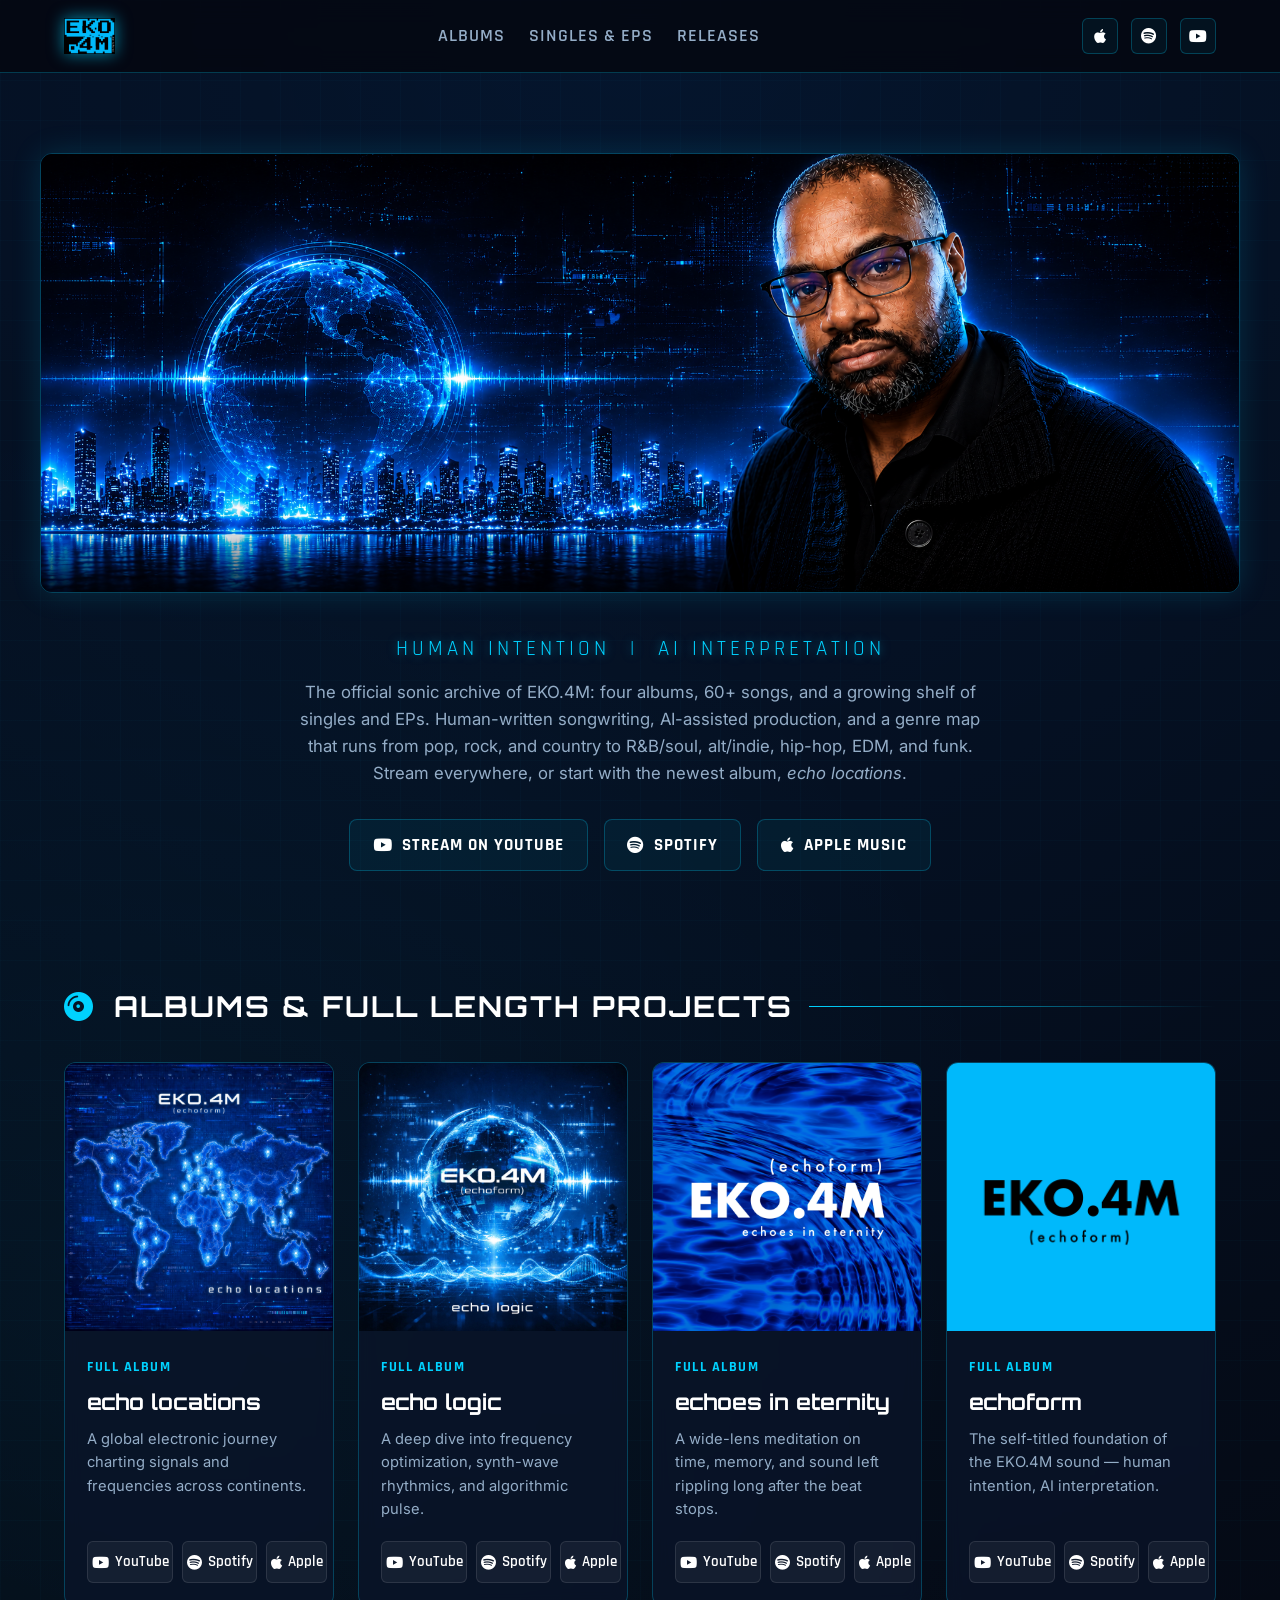
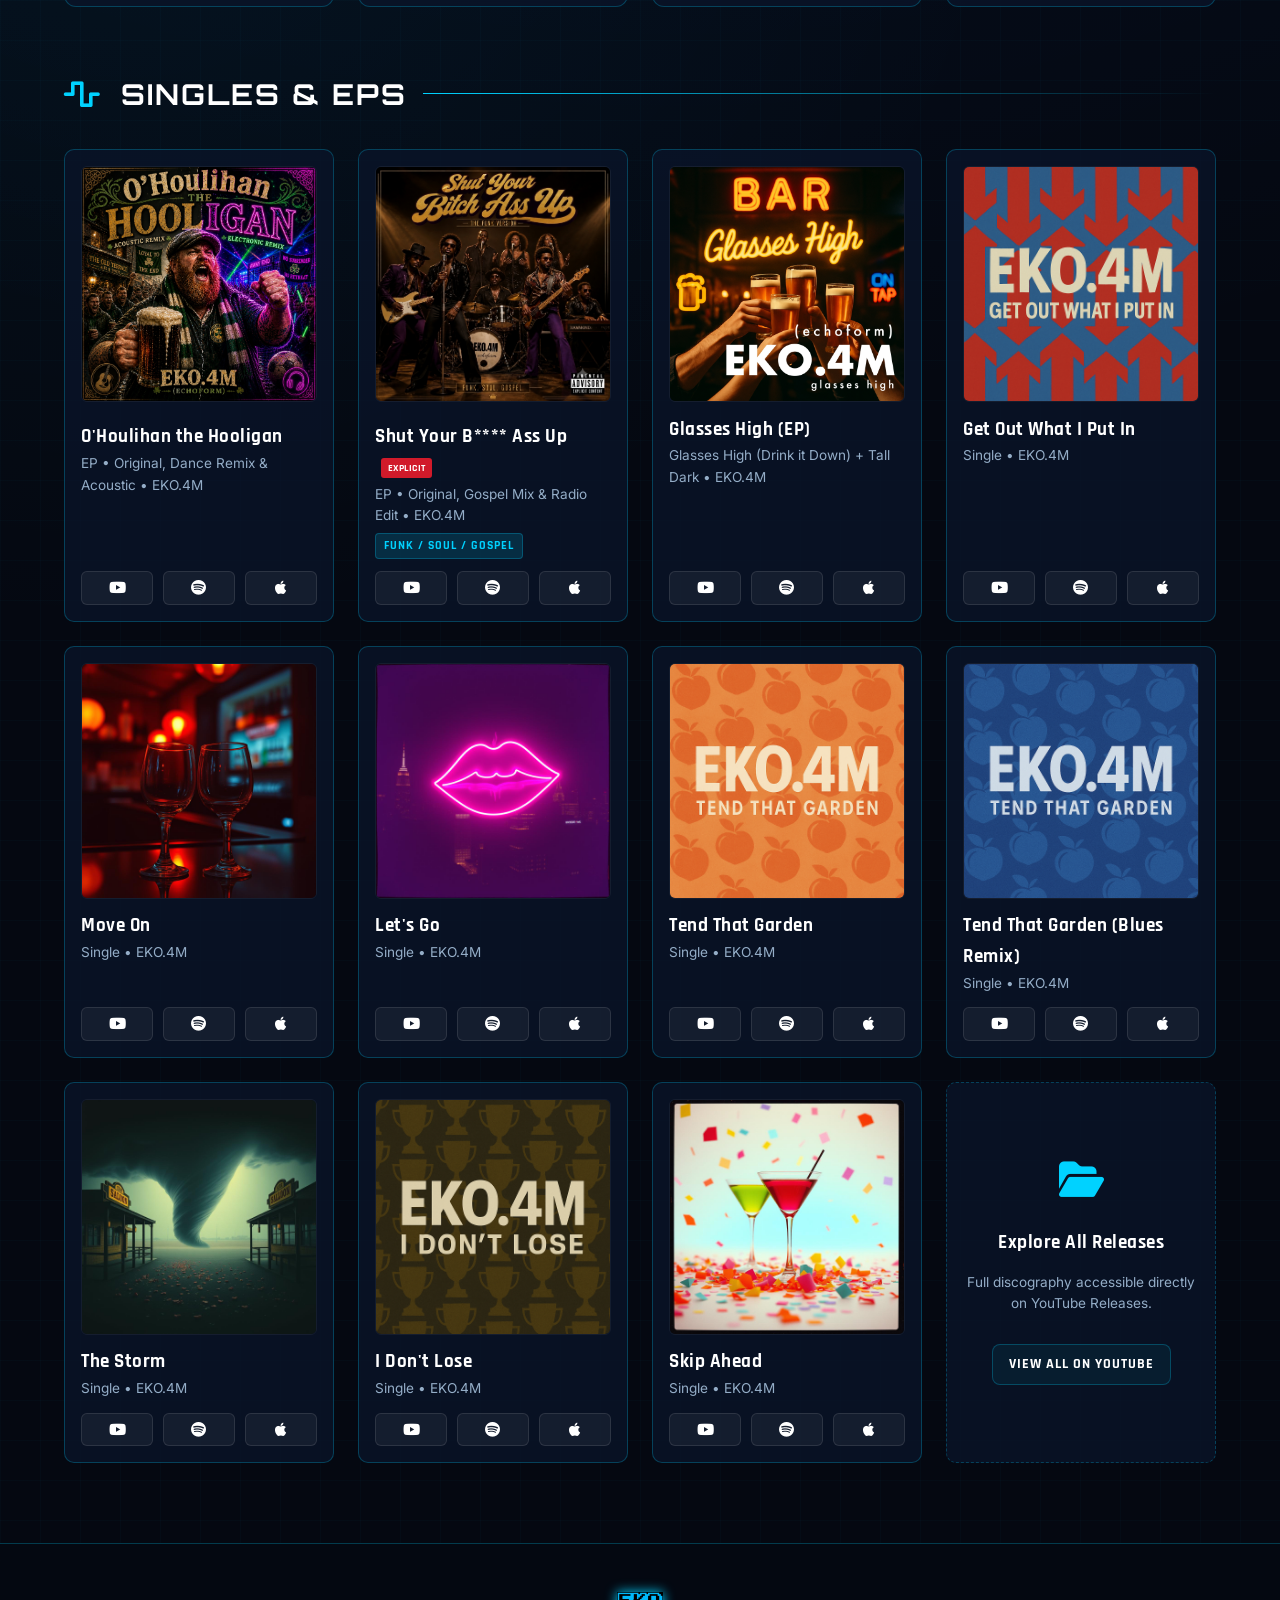
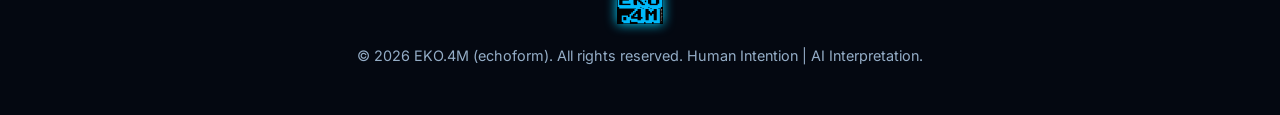
<file: index.html>
<!DOCTYPE html>
<html lang="en">
<head>
  <meta charset="UTF-8" />
  <meta name="viewport" content="width=device-width, initial-scale=1.0" />
  <title>EKO.4M (echoform) | Official Music Hub</title>
  
  <!-- SEO & Social Meta -->
  <meta name="description" content="Official music catalog for EKO.4M (echoform) - Human Intention | AI Interpretation. Stream full albums and singles on Spotify, Apple Music, and YouTube." />
  <meta property="og:title" content="EKO.4M | Official Music Hub" />
  <meta property="og:image" content="EKO_Profile.PNG" />

  <!-- Fonts & Icons -->
  <link rel="preconnect" href="https://fonts.googleapis.com">
  <link rel="preconnect" href="https://fonts.gstatic.com" crossorigin>
  <link href="https://fonts.googleapis.com/css2?family=Orbitron:wght@600;800;900&family=Rajdhani:wght@500;600;700&family=Inter:wght@300;400;500;600&display=swap" rel="stylesheet">
  <link rel="stylesheet" href="https://cdnjs.cloudflare.com/ajax/libs/font-awesome/6.5.1/css/all.min.css" />

  <link rel="stylesheet" href="assets/style.css" />
  <link rel="icon" type="image/png" href="EKO4M-favicon.png" />
</head>
<body>

  <!-- Navigation -->
  <nav>
    <div class="container nav-inner">
      <a href="#" class="logo-link">
        <img src="eko4m-logo-mark.png" alt="EKO.4M Digital Logo" class="logo-img" />
      </a>
      <ul class="nav-links">
        <li><a href="#albums">Albums</a></li>
        <li><a href="#singles">Singles & EPs</a></li>
        <li><a href="https://www.youtube.com/@EKO4M/releases" target="_blank">Releases</a></li>
      </ul>
      <div class="nav-socials">
        <a href="https://music.apple.com/us/artist/eko-4m/1826014624" target="_blank" class="social-btn" title="Apple Music"><i class="fa-brands fa-apple"></i></a>
        <a href="https://open.spotify.com/artist/6dbpSdzyHrZXGraGaOJzjj?si=ZLz9DyKzTfq670CIK05Gng" target="_blank" class="social-btn" title="Spotify"><i class="fa-brands fa-spotify"></i></a>
        <a href="https://www.youtube.com/@EKO4M/releases" target="_blank" class="social-btn" title="YouTube"><i class="fa-brands fa-youtube"></i></a>
      </div>
    </div>
  </nav>

  <!-- Hero Header -->
  <header class="container hero">
    <img src="EKO_Rypng.png" alt="EKO.4M Banner" class="hero-banner" />
    <p class="artist-tagline">HUMAN INTENTION &nbsp;|&nbsp; AI INTERPRETATION</p>
    <p class="hero-description">
      The official sonic archive of EKO.4M: four albums, 60+ songs, and a growing shelf of singles and EPs. Human-written songwriting, AI-assisted production, and a genre map that runs from pop, rock, and country to R&amp;B/soul, alt/indie, hip-hop, EDM, and funk. Stream everywhere, or start with the newest album, <em>echo locations</em>.
    </p>

    <!-- Global Platform Access Links -->
    <div class="hub-buttons">
      <a href="https://www.youtube.com/@EKO4M/releases" target="_blank" class="btn-hub yt">
        <i class="fa-brands fa-youtube"></i> Stream on YouTube
      </a>
      <a href="https://open.spotify.com/artist/6dbpSdzyHrZXGraGaOJzjj?si=ZLz9DyKzTfq670CIK05Gng" target="_blank" class="btn-hub spot">
        <i class="fa-brands fa-spotify"></i> Spotify
      </a>
      <a href="https://music.apple.com/us/artist/eko-4m/1826014624" target="_blank" class="btn-hub apple">
        <i class="fa-brands fa-apple"></i> Apple Music
      </a>
    </div>
  </header>

  <main class="container">
    
    <!-- ALBUMS SECTION -->
    <section id="albums">
      <div class="section-header">
        <h2 class="section-title"><i class="fa-solid fa-compact-disc" style="color:var(--cyan-glow); margin-right:8px;"></i> Albums & Full Length Projects</h2>
        <div class="section-line"></div>
      </div>

      <div class="album-grid">
        <!-- Album 1: Echo Locations -->
        <article class="album-card">
          <a href="albums/echo-locations.html" class="album-cover-wrap">
            <img src="EKO4M - echo locations - Album.jpg" alt="echo locations Album Cover" class="album-cover" />
          </a>
          <div class="album-content">
            <div>
              <span class="album-badge">Full Album</span>
              <h3 class="album-name"><a href="albums/echo-locations.html" style="color:inherit; text-decoration:none;">echo locations</a></h3>
              <p class="album-desc">A global electronic journey charting signals and frequencies across continents.</p>
            </div>
            <div class="track-links">
              <a href="https://www.youtube.com/watch?v=VaIEjc9iqdY&list=OLAK5uy_n-N1lNrGZnvdae9NcCL3hYBRtT6VME_t4" target="_blank" class="track-link" onclick="event.preventDefault(); ekoPlay(&quot;https://www.youtube.com/embed/videoseries?list=OLAK5uy_n-N1lNrGZnvdae9NcCL3hYBRtT6VME_t4&autoplay=1&quot;, &quot;echo locations&quot;)"><i class="fa-brands fa-youtube"></i> YouTube</a>
              <a href="https://open.spotify.com/album/7LTp5aQ7snOR33CwNruvZz?si=feiEU53_SOS76kuojdBhdg" target="_blank" class="track-link"><i class="fa-brands fa-spotify"></i> Spotify</a>
              <a href="https://music.apple.com/us/album/echo-locations/6803341813" target="_blank" class="track-link"><i class="fa-brands fa-apple"></i> Apple</a>
            </div>
          </div>
        </article>

        <!-- Album 2: Echo Logic -->
        <article class="album-card">
          <a href="albums/echo-logic.html" class="album-cover-wrap">
            <img src="EKO.4M - echo logic - Album Cover.jpg" alt="echo logic Album Cover" class="album-cover" />
          </a>
          <div class="album-content">
            <div>
              <span class="album-badge">Full Album</span>
              <h3 class="album-name"><a href="albums/echo-logic.html" style="color:inherit; text-decoration:none;">echo logic</a></h3>
              <p class="album-desc">A deep dive into frequency optimization, synth-wave rhythmics, and algorithmic pulse.</p>
            </div>
            <div class="track-links">
              <a href="https://www.youtube.com/watch?v=u3351ccVkio&list=OLAK5uy_kVP2zm7Dwm-_MNgjnlXw8R_pUZg7TeELw" target="_blank" class="track-link" onclick="event.preventDefault(); ekoPlay(&quot;https://www.youtube.com/embed/videoseries?list=OLAK5uy_kVP2zm7Dwm-_MNgjnlXw8R_pUZg7TeELw&autoplay=1&quot;, &quot;echo logic&quot;)"><i class="fa-brands fa-youtube"></i> YouTube</a>
              <a href="https://open.spotify.com/album/5ikzD4bRJeoVPRFi38ummC?si=izFnbcRERaaOgtvK_fcOVQ" target="_blank" class="track-link"><i class="fa-brands fa-spotify"></i> Spotify</a>
              <a href="https://music.apple.com/us/album/echo-logic/1894984107" target="_blank" class="track-link"><i class="fa-brands fa-apple"></i> Apple</a>
            </div>
          </div>
        </article>

        <!-- Album 3: Echoes in Eternity -->
        <article class="album-card">
          <a href="albums/echoes-in-eternity.html" class="album-cover-wrap">
            <img src="EKO.4M - echoes in eternity - Album Cover.jpg" alt="echoes in eternity Album Cover" class="album-cover" />
          </a>
          <div class="album-content">
            <div>
              <span class="album-badge">Full Album</span>
              <h3 class="album-name"><a href="albums/echoes-in-eternity.html" style="color:inherit; text-decoration:none;">echoes in eternity</a></h3>
              <p class="album-desc">A wide-lens meditation on time, memory, and sound left rippling long after the beat stops.</p>
            </div>
            <div class="track-links">
              <a href="https://www.youtube.com/watch?v=lSqO5agCSmA&list=OLAK5uy_kU151P4gm03y55vJXxZyuOupce669_9oI" target="_blank" class="track-link" onclick="event.preventDefault(); ekoPlay(&quot;https://www.youtube.com/embed/videoseries?list=OLAK5uy_kU151P4gm03y55vJXxZyuOupce669_9oI&autoplay=1&quot;, &quot;echoes in eternity&quot;)"><i class="fa-brands fa-youtube"></i> YouTube</a>
              <a href="https://open.spotify.com/album/1ztY0gcBhxhPBMXoDRsT4E?si=7IesnMmASD24IAUAtt_oIw" target="_blank" class="track-link"><i class="fa-brands fa-spotify"></i> Spotify</a>
              <a href="https://music.apple.com/us/album/echoes-in-eternity/1840308546" target="_blank" class="track-link"><i class="fa-brands fa-apple"></i> Apple</a>
            </div>
          </div>
        </article>

        <!-- Album 4: echoform -->
        <article class="album-card">
          <a href="albums/echoform.html" class="album-cover-wrap">
            <img src="EKO.4M - echoform - Album Cover.png" alt="echoform Album Cover" class="album-cover" />
          </a>
          <div class="album-content">
            <div>
              <span class="album-badge">Full Album</span>
              <h3 class="album-name"><a href="albums/echoform.html" style="color:inherit; text-decoration:none;">echoform</a></h3>
              <p class="album-desc">The self-titled foundation of the EKO.4M sound — human intention, AI interpretation.</p>
            </div>
            <div class="track-links">
              <a href="https://www.youtube.com/watch?v=shTC-WHNvvs&list=OLAK5uy_kWeM7cYLQDlxjhnUx_ab3cnawm52kIYd4" target="_blank" class="track-link" onclick="event.preventDefault(); ekoPlay(&quot;https://www.youtube.com/embed/videoseries?list=OLAK5uy_kWeM7cYLQDlxjhnUx_ab3cnawm52kIYd4&autoplay=1&quot;, &quot;echoform&quot;)"><i class="fa-brands fa-youtube"></i> YouTube</a>
              <a href="https://open.spotify.com/album/4OwayZXmroNjKbFhkxGA8C?si=1pfnxJURTbiYO1q7DcHIGw" target="_blank" class="track-link"><i class="fa-brands fa-spotify"></i> Spotify</a>
              <a href="https://music.apple.com/us/album/echoform/1831856650" target="_blank" class="track-link"><i class="fa-brands fa-apple"></i> Apple</a>
            </div>
          </div>
        </article>
      </div>
    </section>

    <!-- SINGLES & EPS SECTION -->
    <section id="singles">
      <div class="section-header">
        <h2 class="section-title"><i class="fa-solid fa-wave-square" style="color:var(--cyan-glow); margin-right:8px;"></i> Singles & EPs</h2>
        <div class="section-line"></div>
      </div>

      <div class="singles-grid">
        <!-- Single Card: O'Houlihan the Hooligan (EP) -->
        <div class="single-card">
          <a href="albums/ohoulihan-the-hooligan.html">
            <img src="EKO4M_OtH_Mix.jpg" alt="O'Houlihan the Hooligan Artwork" class="single-thumb" />
          </a>
          <div>
            <h4 class="single-title"><a href="albums/ohoulihan-the-hooligan.html">O'Houlihan the Hooligan</a></h4>
            <p class="single-meta">EP &bull; Original, Dance Remix &amp; Acoustic &bull; EKO.4M</p>
          </div>
          <div class="track-links">
            <a href="https://www.youtube.com/watch?v=D4RjKhjoCPM&list=OLAK5uy_ndfeMbEaeQYyAQh1S2Y7ov4dH_ZVTF_do&index=1" target="_blank" class="track-link" onclick="event.preventDefault(); ekoPlay(&quot;https://www.youtube.com/embed/videoseries?list=OLAK5uy_ndfeMbEaeQYyAQh1S2Y7ov4dH_ZVTF_do&autoplay=1&quot;, &quot;O'Houlihan the Hooligan&quot;)"><i class="fa-brands fa-youtube"></i></a>
            <a href="https://open.spotify.com/album/44mIX58iaLOaxLJYPauYUN?si=iaCGwySURs6AIfJg7ZD_gA" target="_blank" class="track-link"><i class="fa-brands fa-spotify"></i></a>
            <a href="https://music.apple.com/us/album/ohoulihan-the-hooligan-ep-single/6777476251" target="_blank" class="track-link"><i class="fa-brands fa-apple"></i></a>
          </div>
        </div>

        <!-- Single Card: Shut Your B**** Ass Up (EP) -->
        <div class="single-card">
          <a href="albums/sybau.html">
            <img src="EKO4M_SYBAU.jpg" alt="Shut Your B**** Ass Up Artwork" class="single-thumb" />
          </a>
          <div>
            <h4 class="single-title"><a href="albums/sybau.html">Shut Your B**** Ass Up</a> <span class="advisory-badge">EXPLICIT</span></h4>
            <p class="single-meta">EP &bull; Original, Gospel Mix &amp; Radio Edit &bull; EKO.4M</p>
            <span class="single-genre">Funk / Soul / Gospel</span>
          </div>
          <div class="track-links">
            <a href="https://www.youtube.com/watch?v=K43Js6tzzQc&list=OLAK5uy_lQ2zC5oRyhvRWUSw8SP6U09IMhKyx1hUM&index=1" target="_blank" class="track-link" onclick="event.preventDefault(); ekoPlay(&quot;https://www.youtube.com/embed/videoseries?list=OLAK5uy_lQ2zC5oRyhvRWUSw8SP6U09IMhKyx1hUM&autoplay=1&quot;, &quot;Shut Your Bitch Ass Up&quot;)"><i class="fa-brands fa-youtube"></i></a>
            <a href="https://open.spotify.com/album/5R2TICTvaJky9llAFcBWfO?si=K6AyNOQ_QH2cAZ1XeIeTXw" target="_blank" class="track-link"><i class="fa-brands fa-spotify"></i></a>
            <a href="https://music.apple.com/us/album/shut-your-bitch-ass-up-single/6777478206" target="_blank" class="track-link"><i class="fa-brands fa-apple"></i></a>
          </div>
        </div>

        <!-- Single Card: Glasses High (EP) -->
        <div class="single-card" onclick="ekoPlay(&quot;https://www.youtube.com/embed/pYLeRBQoUbM?autoplay=1&list=OLAK5uy_lZ5-2DrszPY2Qh6d1nek5Z8rmlxZrokDU&quot;, &quot;Glasses High (EP)&quot;)">
          <img src="EKO.4M - Glasses High.jpg" alt="Glasses High EP Artwork" class="single-thumb" />
          <div>
            <h4 class="single-title"><a href="https://www.youtube.com/watch?v=pYLeRBQoUbM&list=OLAK5uy_lZ5-2DrszPY2Qh6d1nek5Z8rmlxZrokDU" target="_blank" onclick="event.stopPropagation(); event.preventDefault(); ekoPlay(&quot;https://www.youtube.com/embed/pYLeRBQoUbM?autoplay=1&list=OLAK5uy_lZ5-2DrszPY2Qh6d1nek5Z8rmlxZrokDU&quot;, &quot;Glasses High (EP)&quot;)">Glasses High (EP)</a></h4>
            <p class="single-meta">Glasses High (Drink it Down) + Tall Dark &bull; EKO.4M</p>
          </div>
          <div class="track-links">
            <a href="https://www.youtube.com/watch?v=pYLeRBQoUbM&list=OLAK5uy_lZ5-2DrszPY2Qh6d1nek5Z8rmlxZrokDU" target="_blank" class="track-link" onclick="event.stopPropagation(); event.preventDefault(); ekoPlay(&quot;https://www.youtube.com/embed/pYLeRBQoUbM?autoplay=1&list=OLAK5uy_lZ5-2DrszPY2Qh6d1nek5Z8rmlxZrokDU&quot;, &quot;Glasses High (EP)&quot;)"><i class="fa-brands fa-youtube"></i></a>
            <a href="https://open.spotify.com/artist/6dbpSdzyHrZXGraGaOJzjj" target="_blank" class="track-link" onclick="event.stopPropagation()"><i class="fa-brands fa-spotify"></i></a>
            <a href="https://music.apple.com/us/artist/eko-4m/1826014624" target="_blank" class="track-link" onclick="event.stopPropagation()"><i class="fa-brands fa-apple"></i></a>
          </div>
        </div>

        <!-- Single Card: Get Out What I Put In -->
        <div class="single-card" onclick="ekoPlay(&quot;https://www.youtube.com/embed/g4n_vT-v7qQ?autoplay=1&list=OLAK5uy_mdDjhj7C2orI28-Ejh-vwJPkrekrhyfh4&quot;, &quot;Get Out What I Put In&quot;)">
          <img src="EKO.4M - Get Out What I Put In.png" alt="Get Out What I Put In Artwork" class="single-thumb" />
          <div>
            <h4 class="single-title"><a href="https://www.youtube.com/watch?v=g4n_vT-v7qQ&list=OLAK5uy_mdDjhj7C2orI28-Ejh-vwJPkrekrhyfh4" target="_blank" onclick="event.stopPropagation(); event.preventDefault(); ekoPlay(&quot;https://www.youtube.com/embed/g4n_vT-v7qQ?autoplay=1&list=OLAK5uy_mdDjhj7C2orI28-Ejh-vwJPkrekrhyfh4&quot;, &quot;Get Out What I Put In&quot;)">Get Out What I Put In</a></h4>
            <p class="single-meta">Single &bull; EKO.4M</p>
          </div>
          <div class="track-links">
            <a href="https://www.youtube.com/watch?v=g4n_vT-v7qQ&list=OLAK5uy_mdDjhj7C2orI28-Ejh-vwJPkrekrhyfh4" target="_blank" class="track-link" onclick="event.stopPropagation(); event.preventDefault(); ekoPlay(&quot;https://www.youtube.com/embed/g4n_vT-v7qQ?autoplay=1&list=OLAK5uy_mdDjhj7C2orI28-Ejh-vwJPkrekrhyfh4&quot;, &quot;Get Out What I Put In&quot;)"><i class="fa-brands fa-youtube"></i></a>
            <a href="https://open.spotify.com/artist/6dbpSdzyHrZXGraGaOJzjj" target="_blank" class="track-link" onclick="event.stopPropagation()"><i class="fa-brands fa-spotify"></i></a>
            <a href="https://music.apple.com/us/artist/eko-4m/1826014624" target="_blank" class="track-link" onclick="event.stopPropagation()"><i class="fa-brands fa-apple"></i></a>
          </div>
        </div>

        <!-- Single Card: Move On -->
        <div class="single-card" onclick="ekoPlay(&quot;https://www.youtube.com/embed/UVA5n1r-X2o?autoplay=1&list=OLAK5uy_nVfPhx2Z7BhnjmBJmGBZRyirL3i6aVnw8&quot;, &quot;Move On&quot;)">
          <img src="EKO.4M - Move On.jpg" alt="Move On Artwork" class="single-thumb" />
          <div>
            <h4 class="single-title"><a href="https://www.youtube.com/watch?v=UVA5n1r-X2o&list=OLAK5uy_nVfPhx2Z7BhnjmBJmGBZRyirL3i6aVnw8" target="_blank" onclick="event.stopPropagation(); event.preventDefault(); ekoPlay(&quot;https://www.youtube.com/embed/UVA5n1r-X2o?autoplay=1&list=OLAK5uy_nVfPhx2Z7BhnjmBJmGBZRyirL3i6aVnw8&quot;, &quot;Move On&quot;)">Move On</a></h4>
            <p class="single-meta">Single &bull; EKO.4M</p>
          </div>
          <div class="track-links">
            <a href="https://www.youtube.com/watch?v=UVA5n1r-X2o&list=OLAK5uy_nVfPhx2Z7BhnjmBJmGBZRyirL3i6aVnw8" target="_blank" class="track-link" onclick="event.stopPropagation(); event.preventDefault(); ekoPlay(&quot;https://www.youtube.com/embed/UVA5n1r-X2o?autoplay=1&list=OLAK5uy_nVfPhx2Z7BhnjmBJmGBZRyirL3i6aVnw8&quot;, &quot;Move On&quot;)"><i class="fa-brands fa-youtube"></i></a>
            <a href="https://open.spotify.com/artist/6dbpSdzyHrZXGraGaOJzjj" target="_blank" class="track-link" onclick="event.stopPropagation()"><i class="fa-brands fa-spotify"></i></a>
            <a href="https://music.apple.com/us/artist/eko-4m/1826014624" target="_blank" class="track-link" onclick="event.stopPropagation()"><i class="fa-brands fa-apple"></i></a>
          </div>
        </div>

        <!-- Single Card: Let's Go -->
        <div class="single-card" onclick="ekoPlay(&quot;https://www.youtube.com/embed/720Rt-4ZqIE?autoplay=1&list=OLAK5uy_n5QU9zVm4k9E3qpUNBqTDYlPti3hJS-yQ&quot;, &quot;Let's Go&quot;)">
          <img src="EKO.4M - Let's Go.jpg" alt="Let's Go Artwork" class="single-thumb" />
          <div>
            <h4 class="single-title"><a href="https://www.youtube.com/watch?v=720Rt-4ZqIE&list=OLAK5uy_n5QU9zVm4k9E3qpUNBqTDYlPti3hJS-yQ" target="_blank" onclick="event.stopPropagation(); event.preventDefault(); ekoPlay(&quot;https://www.youtube.com/embed/720Rt-4ZqIE?autoplay=1&list=OLAK5uy_n5QU9zVm4k9E3qpUNBqTDYlPti3hJS-yQ&quot;, &quot;Let's Go&quot;)">Let's Go</a></h4>
            <p class="single-meta">Single &bull; EKO.4M</p>
          </div>
          <div class="track-links">
            <a href="https://www.youtube.com/watch?v=720Rt-4ZqIE&list=OLAK5uy_n5QU9zVm4k9E3qpUNBqTDYlPti3hJS-yQ" target="_blank" class="track-link" onclick="event.stopPropagation(); event.preventDefault(); ekoPlay(&quot;https://www.youtube.com/embed/720Rt-4ZqIE?autoplay=1&list=OLAK5uy_n5QU9zVm4k9E3qpUNBqTDYlPti3hJS-yQ&quot;, &quot;Let's Go&quot;)"><i class="fa-brands fa-youtube"></i></a>
            <a href="https://open.spotify.com/artist/6dbpSdzyHrZXGraGaOJzjj" target="_blank" class="track-link" onclick="event.stopPropagation()"><i class="fa-brands fa-spotify"></i></a>
            <a href="https://music.apple.com/us/artist/eko-4m/1826014624" target="_blank" class="track-link" onclick="event.stopPropagation()"><i class="fa-brands fa-apple"></i></a>
          </div>
        </div>

        <!-- Single Card: Tend That Garden -->
        <div class="single-card" onclick="ekoPlay(&quot;https://www.youtube.com/embed/7Juwug4lriM?autoplay=1&list=OLAK5uy_l0Yg19uFjSsmks2UcYd7_LjQ_0Y4SCxJM&quot;, &quot;Tend That Garden&quot;)">
          <img src="EKO.4M - Tend That Garden.png" alt="Tend That Garden Artwork" class="single-thumb" />
          <div>
            <h4 class="single-title"><a href="https://www.youtube.com/watch?v=7Juwug4lriM&list=OLAK5uy_l0Yg19uFjSsmks2UcYd7_LjQ_0Y4SCxJM" target="_blank" onclick="event.stopPropagation(); event.preventDefault(); ekoPlay(&quot;https://www.youtube.com/embed/7Juwug4lriM?autoplay=1&list=OLAK5uy_l0Yg19uFjSsmks2UcYd7_LjQ_0Y4SCxJM&quot;, &quot;Tend That Garden&quot;)">Tend That Garden</a></h4>
            <p class="single-meta">Single &bull; EKO.4M</p>
          </div>
          <div class="track-links">
            <a href="https://www.youtube.com/watch?v=7Juwug4lriM&list=OLAK5uy_l0Yg19uFjSsmks2UcYd7_LjQ_0Y4SCxJM" target="_blank" class="track-link" onclick="event.stopPropagation(); event.preventDefault(); ekoPlay(&quot;https://www.youtube.com/embed/7Juwug4lriM?autoplay=1&list=OLAK5uy_l0Yg19uFjSsmks2UcYd7_LjQ_0Y4SCxJM&quot;, &quot;Tend That Garden&quot;)"><i class="fa-brands fa-youtube"></i></a>
            <a href="https://open.spotify.com/artist/6dbpSdzyHrZXGraGaOJzjj" target="_blank" class="track-link" onclick="event.stopPropagation()"><i class="fa-brands fa-spotify"></i></a>
            <a href="https://music.apple.com/us/artist/eko-4m/1826014624" target="_blank" class="track-link" onclick="event.stopPropagation()"><i class="fa-brands fa-apple"></i></a>
          </div>
        </div>

        <!-- Single Card: Tend That Garden (Blues Remix) -->
        <div class="single-card" onclick="ekoPlay(&quot;https://www.youtube.com/embed/V7nYQoXGodM?autoplay=1&list=OLAK5uy_n4ZLg-uGpi865bX1dLuJV6mvNWTQBp_TY&quot;, &quot;Tend That Garden (Blues Remix)&quot;)">
          <img src="EKO.4M - Tend That Garden (Blues Remix).png" alt="Tend That Garden (Blues Remix) Artwork" class="single-thumb" />
          <div>
            <h4 class="single-title"><a href="https://www.youtube.com/watch?v=V7nYQoXGodM&list=OLAK5uy_n4ZLg-uGpi865bX1dLuJV6mvNWTQBp_TY" target="_blank" onclick="event.stopPropagation(); event.preventDefault(); ekoPlay(&quot;https://www.youtube.com/embed/V7nYQoXGodM?autoplay=1&list=OLAK5uy_n4ZLg-uGpi865bX1dLuJV6mvNWTQBp_TY&quot;, &quot;Tend That Garden (Blues Remix)&quot;)">Tend That Garden (Blues Remix)</a></h4>
            <p class="single-meta">Single &bull; EKO.4M</p>
          </div>
          <div class="track-links">
            <a href="https://www.youtube.com/watch?v=V7nYQoXGodM&list=OLAK5uy_n4ZLg-uGpi865bX1dLuJV6mvNWTQBp_TY" target="_blank" class="track-link" onclick="event.stopPropagation(); event.preventDefault(); ekoPlay(&quot;https://www.youtube.com/embed/V7nYQoXGodM?autoplay=1&list=OLAK5uy_n4ZLg-uGpi865bX1dLuJV6mvNWTQBp_TY&quot;, &quot;Tend That Garden (Blues Remix)&quot;)"><i class="fa-brands fa-youtube"></i></a>
            <a href="https://open.spotify.com/artist/6dbpSdzyHrZXGraGaOJzjj" target="_blank" class="track-link" onclick="event.stopPropagation()"><i class="fa-brands fa-spotify"></i></a>
            <a href="https://music.apple.com/us/artist/eko-4m/1826014624" target="_blank" class="track-link" onclick="event.stopPropagation()"><i class="fa-brands fa-apple"></i></a>
          </div>
        </div>

        <!-- Single Card: The Storm -->
        <div class="single-card" onclick="ekoPlay(&quot;https://www.youtube.com/embed/NaeGiOgWGeQ?autoplay=1&list=OLAK5uy_nGDM9HjS7iDx9e3a0oYDcpHWQITFBa8wE&quot;, &quot;The Storm&quot;)">
          <img src="EKO.4M - The Storm.jpg" alt="The Storm Artwork" class="single-thumb" />
          <div>
            <h4 class="single-title"><a href="https://www.youtube.com/watch?v=NaeGiOgWGeQ&list=OLAK5uy_nGDM9HjS7iDx9e3a0oYDcpHWQITFBa8wE" target="_blank" onclick="event.stopPropagation(); event.preventDefault(); ekoPlay(&quot;https://www.youtube.com/embed/NaeGiOgWGeQ?autoplay=1&list=OLAK5uy_nGDM9HjS7iDx9e3a0oYDcpHWQITFBa8wE&quot;, &quot;The Storm&quot;)">The Storm</a></h4>
            <p class="single-meta">Single &bull; EKO.4M</p>
          </div>
          <div class="track-links">
            <a href="https://www.youtube.com/watch?v=NaeGiOgWGeQ&list=OLAK5uy_nGDM9HjS7iDx9e3a0oYDcpHWQITFBa8wE" target="_blank" class="track-link" onclick="event.stopPropagation(); event.preventDefault(); ekoPlay(&quot;https://www.youtube.com/embed/NaeGiOgWGeQ?autoplay=1&list=OLAK5uy_nGDM9HjS7iDx9e3a0oYDcpHWQITFBa8wE&quot;, &quot;The Storm&quot;)"><i class="fa-brands fa-youtube"></i></a>
            <a href="https://open.spotify.com/artist/6dbpSdzyHrZXGraGaOJzjj" target="_blank" class="track-link" onclick="event.stopPropagation()"><i class="fa-brands fa-spotify"></i></a>
            <a href="https://music.apple.com/us/artist/eko-4m/1826014624" target="_blank" class="track-link" onclick="event.stopPropagation()"><i class="fa-brands fa-apple"></i></a>
          </div>
        </div>

        <!-- Single Card: I Don't Lose -->
        <div class="single-card" onclick="ekoPlay(&quot;https://www.youtube.com/embed/Hwzvi1iZKpY?autoplay=1&list=OLAK5uy_mO7Q0YvQ9bC4edW0xDs4KGZPy3e8Hx7hs&quot;, &quot;I Don't Lose&quot;)">
          <img src="EKO.4M - I Don't Lose.png" alt="I Don't Lose Artwork" class="single-thumb" />
          <div>
            <h4 class="single-title"><a href="https://www.youtube.com/watch?v=Hwzvi1iZKpY&list=OLAK5uy_mO7Q0YvQ9bC4edW0xDs4KGZPy3e8Hx7hs" target="_blank" onclick="event.stopPropagation(); event.preventDefault(); ekoPlay(&quot;https://www.youtube.com/embed/Hwzvi1iZKpY?autoplay=1&list=OLAK5uy_mO7Q0YvQ9bC4edW0xDs4KGZPy3e8Hx7hs&quot;, &quot;I Don't Lose&quot;)">I Don't Lose</a></h4>
            <p class="single-meta">Single &bull; EKO.4M</p>
          </div>
          <div class="track-links">
            <a href="https://www.youtube.com/watch?v=Hwzvi1iZKpY&list=OLAK5uy_mO7Q0YvQ9bC4edW0xDs4KGZPy3e8Hx7hs" target="_blank" class="track-link" onclick="event.stopPropagation(); event.preventDefault(); ekoPlay(&quot;https://www.youtube.com/embed/Hwzvi1iZKpY?autoplay=1&list=OLAK5uy_mO7Q0YvQ9bC4edW0xDs4KGZPy3e8Hx7hs&quot;, &quot;I Don't Lose&quot;)"><i class="fa-brands fa-youtube"></i></a>
            <a href="https://open.spotify.com/artist/6dbpSdzyHrZXGraGaOJzjj" target="_blank" class="track-link" onclick="event.stopPropagation()"><i class="fa-brands fa-spotify"></i></a>
            <a href="https://music.apple.com/us/artist/eko-4m/1826014624" target="_blank" class="track-link" onclick="event.stopPropagation()"><i class="fa-brands fa-apple"></i></a>
          </div>
        </div>

        <!-- Single Card: Skip Ahead -->
        <div class="single-card" onclick="ekoPlay(&quot;https://www.youtube.com/embed/jWSYuleIn9k?autoplay=1&list=OLAK5uy_nokSNr8VnvqNjCo2gXsP_5WKnvMtWRwP8&quot;, &quot;Skip Ahead&quot;)">
          <img src="EKO.4M - Skip Ahead.jpg" alt="Skip Ahead Artwork" class="single-thumb" />
          <div>
            <h4 class="single-title"><a href="https://www.youtube.com/watch?v=jWSYuleIn9k&list=OLAK5uy_nokSNr8VnvqNjCo2gXsP_5WKnvMtWRwP8" target="_blank" onclick="event.stopPropagation(); event.preventDefault(); ekoPlay(&quot;https://www.youtube.com/embed/jWSYuleIn9k?autoplay=1&list=OLAK5uy_nokSNr8VnvqNjCo2gXsP_5WKnvMtWRwP8&quot;, &quot;Skip Ahead&quot;)">Skip Ahead</a></h4>
            <p class="single-meta">Single &bull; EKO.4M</p>
          </div>
          <div class="track-links">
            <a href="https://www.youtube.com/watch?v=jWSYuleIn9k&list=OLAK5uy_nokSNr8VnvqNjCo2gXsP_5WKnvMtWRwP8" target="_blank" class="track-link" onclick="event.stopPropagation(); event.preventDefault(); ekoPlay(&quot;https://www.youtube.com/embed/jWSYuleIn9k?autoplay=1&list=OLAK5uy_nokSNr8VnvqNjCo2gXsP_5WKnvMtWRwP8&quot;, &quot;Skip Ahead&quot;)"><i class="fa-brands fa-youtube"></i></a>
            <a href="https://open.spotify.com/artist/6dbpSdzyHrZXGraGaOJzjj" target="_blank" class="track-link" onclick="event.stopPropagation()"><i class="fa-brands fa-spotify"></i></a>
            <a href="https://music.apple.com/us/artist/eko-4m/1826014624" target="_blank" class="track-link" onclick="event.stopPropagation()"><i class="fa-brands fa-apple"></i></a>
          </div>
        </div>

        <!-- Dynamic Link Card: Explore Full Catalog -->
        <div class="single-card" style="justify-content:center; align-items:center; text-align:center; border-style:dashed;">
          <i class="fa-solid fa-folder-open" style="font-size:2.5rem; color:var(--cyan-glow); margin-bottom:1rem;"></i>
          <h4 class="single-title">Explore All Releases</h4>
          <p class="single-meta" style="margin-bottom:1rem;">Full discography accessible directly on YouTube Releases.</p>
          <a href="https://www.youtube.com/@EKO4M/releases" target="_blank" class="btn-hub yt" style="padding:0.5rem 1rem; font-size:0.9rem;">
            View All on YouTube
          </a>
        </div>
      </div>
    </section>

  </main>

  <!-- Footer -->
  <footer>
    <div class="container">
      <img src="eko4m-logo-mark.png" alt="EKO.4M" style="height:32px; filter:drop-shadow(0 0 6px var(--cyan-glow));" />
      <p class="footer-text">&copy; 2026 EKO.4M (echoform). All rights reserved. Human Intention | AI Interpretation.</p>
    </div>
  </footer>

  <script src="assets/player.js"></script>
</body>
</html>
</file>
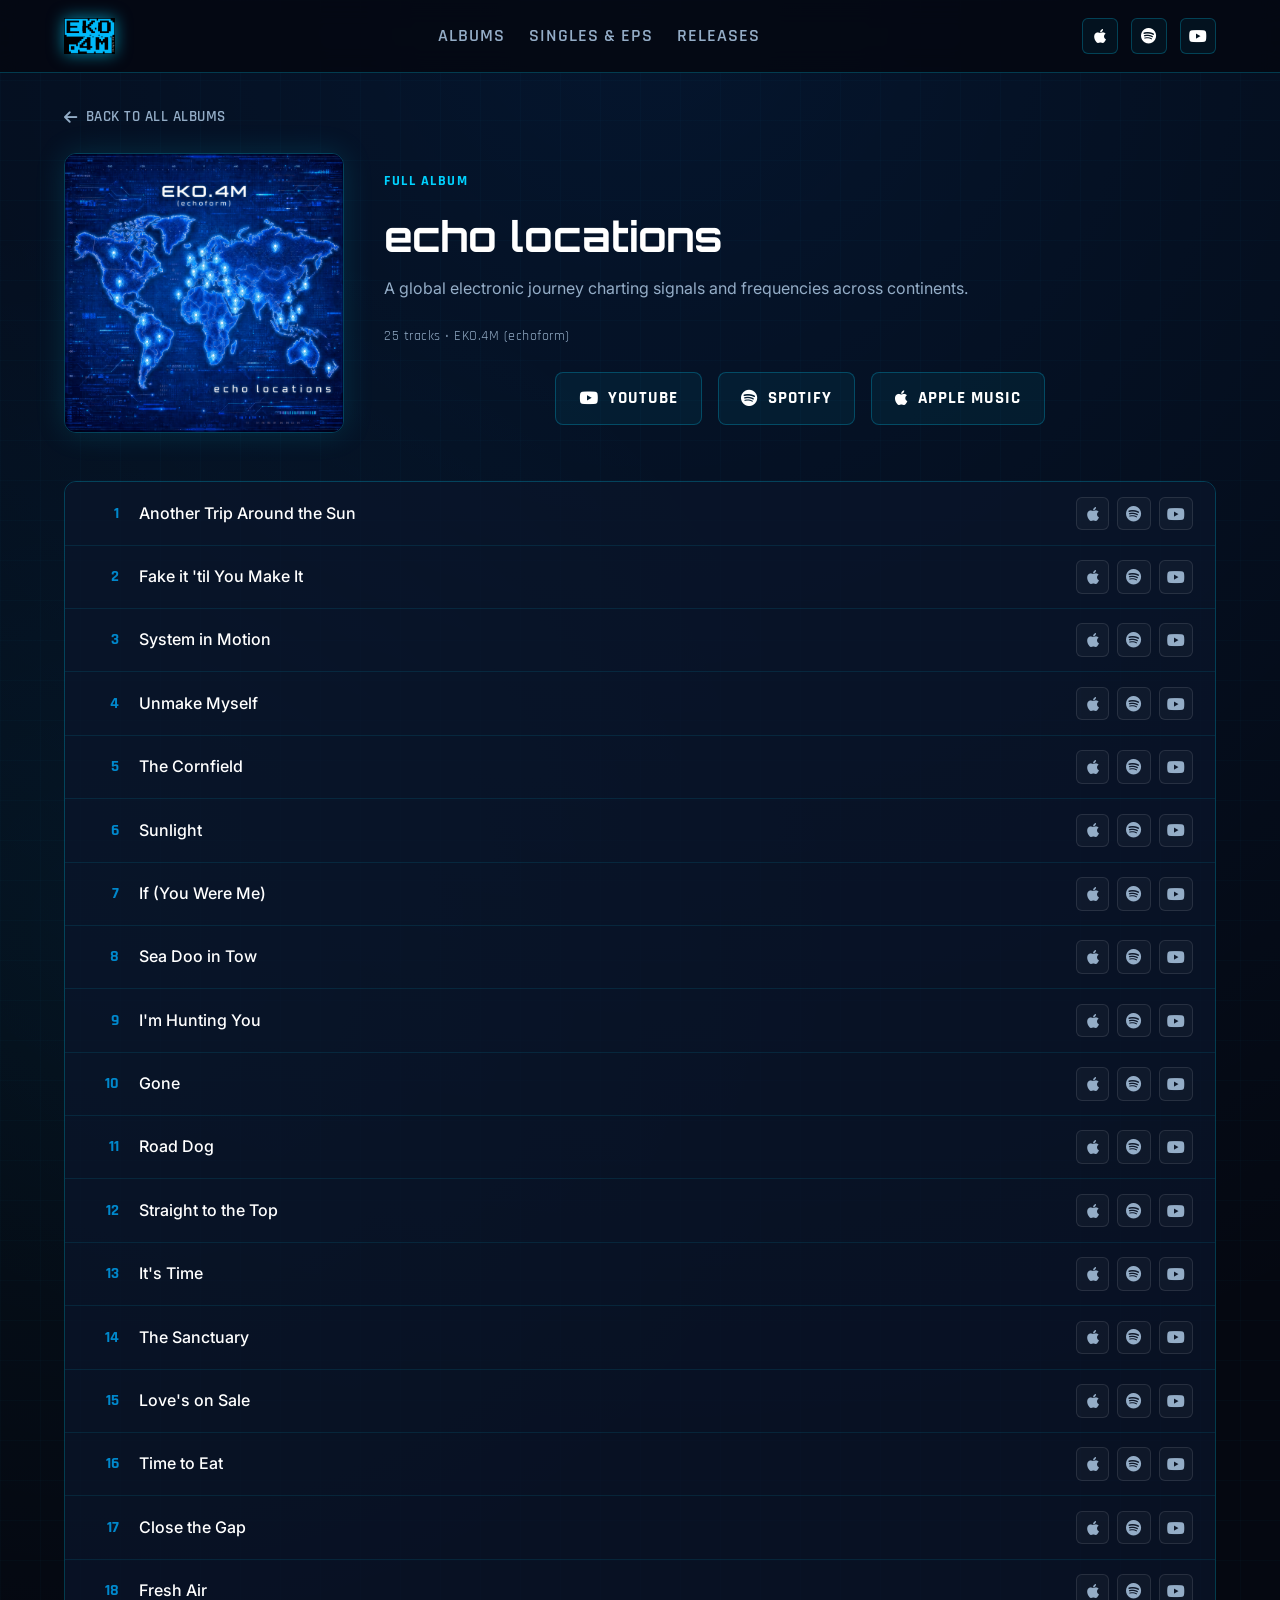
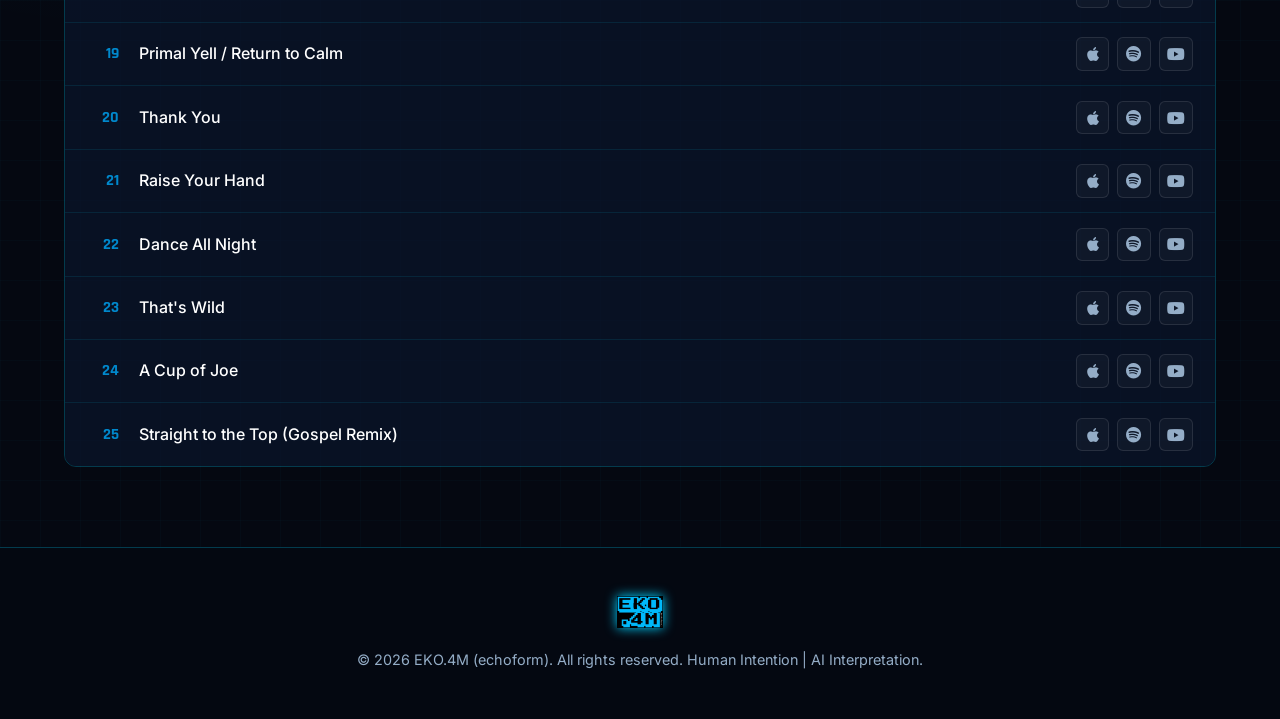
<file: albums/echo-locations.html>
<!DOCTYPE html>
<html lang="en">
<head>
  <meta charset="UTF-8" />
  <meta name="viewport" content="width=device-width, initial-scale=1.0" />
  <title>echo locations | EKO.4M (echoform)</title>

  <meta name="description" content="echo locations by EKO.4M (echoform) — full track listing and streaming links." />
  <meta property="og:title" content="echo locations | EKO.4M" />
  <meta property="og:image" content="../EKO4M - echo locations - Album.jpg" />

  <link rel="preconnect" href="https://fonts.googleapis.com">
  <link rel="preconnect" href="https://fonts.gstatic.com" crossorigin>
  <link href="https://fonts.googleapis.com/css2?family=Orbitron:wght@600;800;900&family=Rajdhani:wght@500;600;700&family=Inter:wght@300;400;500;600&display=swap" rel="stylesheet">
  <link rel="stylesheet" href="https://cdnjs.cloudflare.com/ajax/libs/font-awesome/6.5.1/css/all.min.css" />
  <link rel="stylesheet" href="../assets/style.css" />
  <link rel="icon" type="image/png" href="../EKO4M-favicon.png" />
</head>
<body>

  <nav>
    <div class="container nav-inner">
      <a href="../index.html" class="logo-link">
        <img src="../eko4m-logo-mark.png" alt="EKO.4M Digital Logo" class="logo-img" />
      </a>
      <ul class="nav-links">
        <li><a href="../index.html#albums">Albums</a></li>
        <li><a href="../index.html#singles">Singles &amp; EPs</a></li>
        <li><a href="https://www.youtube.com/@EKO4M/releases" target="_blank">Releases</a></li>
      </ul>
      <div class="nav-socials">
        <a href="https://music.apple.com/us/album/echo-locations/6803341813" target="_blank" class="social-btn" title="Apple Music"><i class="fa-brands fa-apple"></i></a>
        <a href="https://open.spotify.com/album/7LTp5aQ7snOR33CwNruvZz?si=feiEU53_SOS76kuojdBhdg" target="_blank" class="social-btn" title="Spotify"><i class="fa-brands fa-spotify"></i></a>
        <a href="https://www.youtube.com/@EKO4M/releases" target="_blank" class="social-btn" title="YouTube"><i class="fa-brands fa-youtube"></i></a>
      </div>
    </div>
  </nav>

  <main class="container">
    <a href="../index.html#albums" class="back-link"><i class="fa-solid fa-arrow-left"></i> Back to all albums</a>

    <div class="album-hero">
      <img src="../EKO4M - echo locations - Album.jpg" alt="echo locations Album Cover" class="album-hero-cover" />
      <div class="album-hero-info">
        <span class="album-hero-badge">Full Album</span>
        <h1 class="album-hero-title">echo locations</h1>
        <p class="album-hero-desc">A global electronic journey charting signals and frequencies across continents.</p>
        <p class="album-hero-meta">25 tracks &bull; EKO.4M (echoform)</p>
        <div class="hub-buttons">
          <a href="https://www.youtube.com/watch?v=VaIEjc9iqdY&list=OLAK5uy_n-N1lNrGZnvdae9NcCL3hYBRtT6VME_t4" target="_blank" class="btn-hub yt" onclick="event.preventDefault(); ekoPlay(&quot;https://www.youtube.com/embed/videoseries?list=OLAK5uy_n-N1lNrGZnvdae9NcCL3hYBRtT6VME_t4&autoplay=1&quot;, &quot;echo locations&quot;)">
            <i class="fa-brands fa-youtube"></i> YouTube
          </a>
          <a href="https://open.spotify.com/album/7LTp5aQ7snOR33CwNruvZz?si=feiEU53_SOS76kuojdBhdg" target="_blank" class="btn-hub spot">
            <i class="fa-brands fa-spotify"></i> Spotify
          </a>
          <a href="https://music.apple.com/us/album/echo-locations/6803341813" target="_blank" class="btn-hub apple">
            <i class="fa-brands fa-apple"></i> Apple Music
          </a>
        </div>
      </div>
    </div>

    <ul class="track-list">
      <li class="track-row" onclick="ekoPlay(&quot;https://www.youtube.com/embed/VaIEjc9iqdY?autoplay=1&list=OLAK5uy_n-N1lNrGZnvdae9NcCL3hYBRtT6VME_t4&index=1&quot;, &quot;Another Trip Around the Sun&quot;)">
        <span class="track-num">1</span>
        <a href="https://www.youtube.com/watch?v=VaIEjc9iqdY&list=OLAK5uy_n-N1lNrGZnvdae9NcCL3hYBRtT6VME_t4&index=1" target="_blank" class="track-name" onclick="event.stopPropagation(); event.preventDefault(); ekoPlay(&quot;https://www.youtube.com/embed/VaIEjc9iqdY?autoplay=1&list=OLAK5uy_n-N1lNrGZnvdae9NcCL3hYBRtT6VME_t4&index=1&quot;, &quot;Another Trip Around the Sun&quot;)">Another Trip Around the Sun</a>
        <div class="track-actions">
          <a href="https://music.apple.com/us/album/echo-locations/6803341813" target="_blank" class="track-icon-btn" title="Apple Music (album)" onclick="event.stopPropagation()"><i class="fa-brands fa-apple"></i></a>
          <a href="https://open.spotify.com/album/7LTp5aQ7snOR33CwNruvZz?si=feiEU53_SOS76kuojdBhdg" target="_blank" class="track-icon-btn" title="Spotify (album)" onclick="event.stopPropagation()"><i class="fa-brands fa-spotify"></i></a>
          <a href="https://www.youtube.com/watch?v=VaIEjc9iqdY&list=OLAK5uy_n-N1lNrGZnvdae9NcCL3hYBRtT6VME_t4&index=1" target="_blank" class="track-icon-btn" title="Play here" onclick="event.stopPropagation(); event.preventDefault(); ekoPlay(&quot;https://www.youtube.com/embed/VaIEjc9iqdY?autoplay=1&list=OLAK5uy_n-N1lNrGZnvdae9NcCL3hYBRtT6VME_t4&index=1&quot;, &quot;Another Trip Around the Sun&quot;)"><i class="fa-brands fa-youtube"></i></a>
        </div>
      </li>
      <li class="track-row" onclick="ekoPlay(&quot;https://www.youtube.com/embed/7uLbOOJiA1M?autoplay=1&list=OLAK5uy_n-N1lNrGZnvdae9NcCL3hYBRtT6VME_t4&index=2&quot;, &quot;Fake it 'til You Make It&quot;)">
        <span class="track-num">2</span>
        <a href="https://www.youtube.com/watch?v=7uLbOOJiA1M&list=OLAK5uy_n-N1lNrGZnvdae9NcCL3hYBRtT6VME_t4&index=2" target="_blank" class="track-name" onclick="event.stopPropagation(); event.preventDefault(); ekoPlay(&quot;https://www.youtube.com/embed/7uLbOOJiA1M?autoplay=1&list=OLAK5uy_n-N1lNrGZnvdae9NcCL3hYBRtT6VME_t4&index=2&quot;, &quot;Fake it 'til You Make It&quot;)">Fake it 'til You Make It</a>
        <div class="track-actions">
          <a href="https://music.apple.com/us/album/echo-locations/6803341813" target="_blank" class="track-icon-btn" title="Apple Music (album)" onclick="event.stopPropagation()"><i class="fa-brands fa-apple"></i></a>
          <a href="https://open.spotify.com/album/7LTp5aQ7snOR33CwNruvZz?si=feiEU53_SOS76kuojdBhdg" target="_blank" class="track-icon-btn" title="Spotify (album)" onclick="event.stopPropagation()"><i class="fa-brands fa-spotify"></i></a>
          <a href="https://www.youtube.com/watch?v=7uLbOOJiA1M&list=OLAK5uy_n-N1lNrGZnvdae9NcCL3hYBRtT6VME_t4&index=2" target="_blank" class="track-icon-btn" title="Play here" onclick="event.stopPropagation(); event.preventDefault(); ekoPlay(&quot;https://www.youtube.com/embed/7uLbOOJiA1M?autoplay=1&list=OLAK5uy_n-N1lNrGZnvdae9NcCL3hYBRtT6VME_t4&index=2&quot;, &quot;Fake it 'til You Make It&quot;)"><i class="fa-brands fa-youtube"></i></a>
        </div>
      </li>
      <li class="track-row" onclick="ekoPlay(&quot;https://www.youtube.com/embed/7foEJf8Aq5I?autoplay=1&list=OLAK5uy_n-N1lNrGZnvdae9NcCL3hYBRtT6VME_t4&index=3&quot;, &quot;System in Motion&quot;)">
        <span class="track-num">3</span>
        <a href="https://www.youtube.com/watch?v=7foEJf8Aq5I&list=OLAK5uy_n-N1lNrGZnvdae9NcCL3hYBRtT6VME_t4&index=3" target="_blank" class="track-name" onclick="event.stopPropagation(); event.preventDefault(); ekoPlay(&quot;https://www.youtube.com/embed/7foEJf8Aq5I?autoplay=1&list=OLAK5uy_n-N1lNrGZnvdae9NcCL3hYBRtT6VME_t4&index=3&quot;, &quot;System in Motion&quot;)">System in Motion</a>
        <div class="track-actions">
          <a href="https://music.apple.com/us/album/echo-locations/6803341813" target="_blank" class="track-icon-btn" title="Apple Music (album)" onclick="event.stopPropagation()"><i class="fa-brands fa-apple"></i></a>
          <a href="https://open.spotify.com/album/7LTp5aQ7snOR33CwNruvZz?si=feiEU53_SOS76kuojdBhdg" target="_blank" class="track-icon-btn" title="Spotify (album)" onclick="event.stopPropagation()"><i class="fa-brands fa-spotify"></i></a>
          <a href="https://www.youtube.com/watch?v=7foEJf8Aq5I&list=OLAK5uy_n-N1lNrGZnvdae9NcCL3hYBRtT6VME_t4&index=3" target="_blank" class="track-icon-btn" title="Play here" onclick="event.stopPropagation(); event.preventDefault(); ekoPlay(&quot;https://www.youtube.com/embed/7foEJf8Aq5I?autoplay=1&list=OLAK5uy_n-N1lNrGZnvdae9NcCL3hYBRtT6VME_t4&index=3&quot;, &quot;System in Motion&quot;)"><i class="fa-brands fa-youtube"></i></a>
        </div>
      </li>
      <li class="track-row" onclick="ekoPlay(&quot;https://www.youtube.com/embed/PUNUqGkKC5g?autoplay=1&list=OLAK5uy_n-N1lNrGZnvdae9NcCL3hYBRtT6VME_t4&index=4&quot;, &quot;Unmake Myself&quot;)">
        <span class="track-num">4</span>
        <a href="https://www.youtube.com/watch?v=PUNUqGkKC5g&list=OLAK5uy_n-N1lNrGZnvdae9NcCL3hYBRtT6VME_t4&index=4" target="_blank" class="track-name" onclick="event.stopPropagation(); event.preventDefault(); ekoPlay(&quot;https://www.youtube.com/embed/PUNUqGkKC5g?autoplay=1&list=OLAK5uy_n-N1lNrGZnvdae9NcCL3hYBRtT6VME_t4&index=4&quot;, &quot;Unmake Myself&quot;)">Unmake Myself</a>
        <div class="track-actions">
          <a href="https://music.apple.com/us/album/echo-locations/6803341813" target="_blank" class="track-icon-btn" title="Apple Music (album)" onclick="event.stopPropagation()"><i class="fa-brands fa-apple"></i></a>
          <a href="https://open.spotify.com/album/7LTp5aQ7snOR33CwNruvZz?si=feiEU53_SOS76kuojdBhdg" target="_blank" class="track-icon-btn" title="Spotify (album)" onclick="event.stopPropagation()"><i class="fa-brands fa-spotify"></i></a>
          <a href="https://www.youtube.com/watch?v=PUNUqGkKC5g&list=OLAK5uy_n-N1lNrGZnvdae9NcCL3hYBRtT6VME_t4&index=4" target="_blank" class="track-icon-btn" title="Play here" onclick="event.stopPropagation(); event.preventDefault(); ekoPlay(&quot;https://www.youtube.com/embed/PUNUqGkKC5g?autoplay=1&list=OLAK5uy_n-N1lNrGZnvdae9NcCL3hYBRtT6VME_t4&index=4&quot;, &quot;Unmake Myself&quot;)"><i class="fa-brands fa-youtube"></i></a>
        </div>
      </li>
      <li class="track-row" onclick="ekoPlay(&quot;https://www.youtube.com/embed/ZYvgB9yEsPE?autoplay=1&list=OLAK5uy_n-N1lNrGZnvdae9NcCL3hYBRtT6VME_t4&index=5&quot;, &quot;The Cornfield&quot;)">
        <span class="track-num">5</span>
        <a href="https://www.youtube.com/watch?v=ZYvgB9yEsPE&list=OLAK5uy_n-N1lNrGZnvdae9NcCL3hYBRtT6VME_t4&index=5" target="_blank" class="track-name" onclick="event.stopPropagation(); event.preventDefault(); ekoPlay(&quot;https://www.youtube.com/embed/ZYvgB9yEsPE?autoplay=1&list=OLAK5uy_n-N1lNrGZnvdae9NcCL3hYBRtT6VME_t4&index=5&quot;, &quot;The Cornfield&quot;)">The Cornfield</a>
        <div class="track-actions">
          <a href="https://music.apple.com/us/album/echo-locations/6803341813" target="_blank" class="track-icon-btn" title="Apple Music (album)" onclick="event.stopPropagation()"><i class="fa-brands fa-apple"></i></a>
          <a href="https://open.spotify.com/album/7LTp5aQ7snOR33CwNruvZz?si=feiEU53_SOS76kuojdBhdg" target="_blank" class="track-icon-btn" title="Spotify (album)" onclick="event.stopPropagation()"><i class="fa-brands fa-spotify"></i></a>
          <a href="https://www.youtube.com/watch?v=ZYvgB9yEsPE&list=OLAK5uy_n-N1lNrGZnvdae9NcCL3hYBRtT6VME_t4&index=5" target="_blank" class="track-icon-btn" title="Play here" onclick="event.stopPropagation(); event.preventDefault(); ekoPlay(&quot;https://www.youtube.com/embed/ZYvgB9yEsPE?autoplay=1&list=OLAK5uy_n-N1lNrGZnvdae9NcCL3hYBRtT6VME_t4&index=5&quot;, &quot;The Cornfield&quot;)"><i class="fa-brands fa-youtube"></i></a>
        </div>
      </li>
      <li class="track-row" onclick="ekoPlay(&quot;https://www.youtube.com/embed/8tv-IhS_FYo?autoplay=1&list=OLAK5uy_n-N1lNrGZnvdae9NcCL3hYBRtT6VME_t4&index=6&quot;, &quot;Sunlight&quot;)">
        <span class="track-num">6</span>
        <a href="https://www.youtube.com/watch?v=8tv-IhS_FYo&list=OLAK5uy_n-N1lNrGZnvdae9NcCL3hYBRtT6VME_t4&index=6" target="_blank" class="track-name" onclick="event.stopPropagation(); event.preventDefault(); ekoPlay(&quot;https://www.youtube.com/embed/8tv-IhS_FYo?autoplay=1&list=OLAK5uy_n-N1lNrGZnvdae9NcCL3hYBRtT6VME_t4&index=6&quot;, &quot;Sunlight&quot;)">Sunlight</a>
        <div class="track-actions">
          <a href="https://music.apple.com/us/album/echo-locations/6803341813" target="_blank" class="track-icon-btn" title="Apple Music (album)" onclick="event.stopPropagation()"><i class="fa-brands fa-apple"></i></a>
          <a href="https://open.spotify.com/album/7LTp5aQ7snOR33CwNruvZz?si=feiEU53_SOS76kuojdBhdg" target="_blank" class="track-icon-btn" title="Spotify (album)" onclick="event.stopPropagation()"><i class="fa-brands fa-spotify"></i></a>
          <a href="https://www.youtube.com/watch?v=8tv-IhS_FYo&list=OLAK5uy_n-N1lNrGZnvdae9NcCL3hYBRtT6VME_t4&index=6" target="_blank" class="track-icon-btn" title="Play here" onclick="event.stopPropagation(); event.preventDefault(); ekoPlay(&quot;https://www.youtube.com/embed/8tv-IhS_FYo?autoplay=1&list=OLAK5uy_n-N1lNrGZnvdae9NcCL3hYBRtT6VME_t4&index=6&quot;, &quot;Sunlight&quot;)"><i class="fa-brands fa-youtube"></i></a>
        </div>
      </li>
      <li class="track-row" onclick="ekoPlay(&quot;https://www.youtube.com/embed/Dwa665C4hmM?autoplay=1&list=OLAK5uy_n-N1lNrGZnvdae9NcCL3hYBRtT6VME_t4&index=7&quot;, &quot;If (You Were Me)&quot;)">
        <span class="track-num">7</span>
        <a href="https://www.youtube.com/watch?v=Dwa665C4hmM&list=OLAK5uy_n-N1lNrGZnvdae9NcCL3hYBRtT6VME_t4&index=7" target="_blank" class="track-name" onclick="event.stopPropagation(); event.preventDefault(); ekoPlay(&quot;https://www.youtube.com/embed/Dwa665C4hmM?autoplay=1&list=OLAK5uy_n-N1lNrGZnvdae9NcCL3hYBRtT6VME_t4&index=7&quot;, &quot;If (You Were Me)&quot;)">If (You Were Me)</a>
        <div class="track-actions">
          <a href="https://music.apple.com/us/album/echo-locations/6803341813" target="_blank" class="track-icon-btn" title="Apple Music (album)" onclick="event.stopPropagation()"><i class="fa-brands fa-apple"></i></a>
          <a href="https://open.spotify.com/album/7LTp5aQ7snOR33CwNruvZz?si=feiEU53_SOS76kuojdBhdg" target="_blank" class="track-icon-btn" title="Spotify (album)" onclick="event.stopPropagation()"><i class="fa-brands fa-spotify"></i></a>
          <a href="https://www.youtube.com/watch?v=Dwa665C4hmM&list=OLAK5uy_n-N1lNrGZnvdae9NcCL3hYBRtT6VME_t4&index=7" target="_blank" class="track-icon-btn" title="Play here" onclick="event.stopPropagation(); event.preventDefault(); ekoPlay(&quot;https://www.youtube.com/embed/Dwa665C4hmM?autoplay=1&list=OLAK5uy_n-N1lNrGZnvdae9NcCL3hYBRtT6VME_t4&index=7&quot;, &quot;If (You Were Me)&quot;)"><i class="fa-brands fa-youtube"></i></a>
        </div>
      </li>
      <li class="track-row" onclick="ekoPlay(&quot;https://www.youtube.com/embed/o442Lr82LuY?autoplay=1&list=OLAK5uy_n-N1lNrGZnvdae9NcCL3hYBRtT6VME_t4&index=8&quot;, &quot;Sea Doo in Tow&quot;)">
        <span class="track-num">8</span>
        <a href="https://www.youtube.com/watch?v=o442Lr82LuY&list=OLAK5uy_n-N1lNrGZnvdae9NcCL3hYBRtT6VME_t4&index=8" target="_blank" class="track-name" onclick="event.stopPropagation(); event.preventDefault(); ekoPlay(&quot;https://www.youtube.com/embed/o442Lr82LuY?autoplay=1&list=OLAK5uy_n-N1lNrGZnvdae9NcCL3hYBRtT6VME_t4&index=8&quot;, &quot;Sea Doo in Tow&quot;)">Sea Doo in Tow</a>
        <div class="track-actions">
          <a href="https://music.apple.com/us/album/echo-locations/6803341813" target="_blank" class="track-icon-btn" title="Apple Music (album)" onclick="event.stopPropagation()"><i class="fa-brands fa-apple"></i></a>
          <a href="https://open.spotify.com/album/7LTp5aQ7snOR33CwNruvZz?si=feiEU53_SOS76kuojdBhdg" target="_blank" class="track-icon-btn" title="Spotify (album)" onclick="event.stopPropagation()"><i class="fa-brands fa-spotify"></i></a>
          <a href="https://www.youtube.com/watch?v=o442Lr82LuY&list=OLAK5uy_n-N1lNrGZnvdae9NcCL3hYBRtT6VME_t4&index=8" target="_blank" class="track-icon-btn" title="Play here" onclick="event.stopPropagation(); event.preventDefault(); ekoPlay(&quot;https://www.youtube.com/embed/o442Lr82LuY?autoplay=1&list=OLAK5uy_n-N1lNrGZnvdae9NcCL3hYBRtT6VME_t4&index=8&quot;, &quot;Sea Doo in Tow&quot;)"><i class="fa-brands fa-youtube"></i></a>
        </div>
      </li>
      <li class="track-row" onclick="ekoPlay(&quot;https://www.youtube.com/embed/Zx_3EiyX1CQ?autoplay=1&list=OLAK5uy_n-N1lNrGZnvdae9NcCL3hYBRtT6VME_t4&index=9&quot;, &quot;I'm Hunting You&quot;)">
        <span class="track-num">9</span>
        <a href="https://www.youtube.com/watch?v=Zx_3EiyX1CQ&list=OLAK5uy_n-N1lNrGZnvdae9NcCL3hYBRtT6VME_t4&index=9" target="_blank" class="track-name" onclick="event.stopPropagation(); event.preventDefault(); ekoPlay(&quot;https://www.youtube.com/embed/Zx_3EiyX1CQ?autoplay=1&list=OLAK5uy_n-N1lNrGZnvdae9NcCL3hYBRtT6VME_t4&index=9&quot;, &quot;I'm Hunting You&quot;)">I'm Hunting You</a>
        <div class="track-actions">
          <a href="https://music.apple.com/us/album/echo-locations/6803341813" target="_blank" class="track-icon-btn" title="Apple Music (album)" onclick="event.stopPropagation()"><i class="fa-brands fa-apple"></i></a>
          <a href="https://open.spotify.com/album/7LTp5aQ7snOR33CwNruvZz?si=feiEU53_SOS76kuojdBhdg" target="_blank" class="track-icon-btn" title="Spotify (album)" onclick="event.stopPropagation()"><i class="fa-brands fa-spotify"></i></a>
          <a href="https://www.youtube.com/watch?v=Zx_3EiyX1CQ&list=OLAK5uy_n-N1lNrGZnvdae9NcCL3hYBRtT6VME_t4&index=9" target="_blank" class="track-icon-btn" title="Play here" onclick="event.stopPropagation(); event.preventDefault(); ekoPlay(&quot;https://www.youtube.com/embed/Zx_3EiyX1CQ?autoplay=1&list=OLAK5uy_n-N1lNrGZnvdae9NcCL3hYBRtT6VME_t4&index=9&quot;, &quot;I'm Hunting You&quot;)"><i class="fa-brands fa-youtube"></i></a>
        </div>
      </li>
      <li class="track-row" onclick="ekoPlay(&quot;https://www.youtube.com/embed/j0-fQveN0UA?autoplay=1&list=OLAK5uy_n-N1lNrGZnvdae9NcCL3hYBRtT6VME_t4&index=10&quot;, &quot;Gone&quot;)">
        <span class="track-num">10</span>
        <a href="https://www.youtube.com/watch?v=j0-fQveN0UA&list=OLAK5uy_n-N1lNrGZnvdae9NcCL3hYBRtT6VME_t4&index=10" target="_blank" class="track-name" onclick="event.stopPropagation(); event.preventDefault(); ekoPlay(&quot;https://www.youtube.com/embed/j0-fQveN0UA?autoplay=1&list=OLAK5uy_n-N1lNrGZnvdae9NcCL3hYBRtT6VME_t4&index=10&quot;, &quot;Gone&quot;)">Gone</a>
        <div class="track-actions">
          <a href="https://music.apple.com/us/album/echo-locations/6803341813" target="_blank" class="track-icon-btn" title="Apple Music (album)" onclick="event.stopPropagation()"><i class="fa-brands fa-apple"></i></a>
          <a href="https://open.spotify.com/album/7LTp5aQ7snOR33CwNruvZz?si=feiEU53_SOS76kuojdBhdg" target="_blank" class="track-icon-btn" title="Spotify (album)" onclick="event.stopPropagation()"><i class="fa-brands fa-spotify"></i></a>
          <a href="https://www.youtube.com/watch?v=j0-fQveN0UA&list=OLAK5uy_n-N1lNrGZnvdae9NcCL3hYBRtT6VME_t4&index=10" target="_blank" class="track-icon-btn" title="Play here" onclick="event.stopPropagation(); event.preventDefault(); ekoPlay(&quot;https://www.youtube.com/embed/j0-fQveN0UA?autoplay=1&list=OLAK5uy_n-N1lNrGZnvdae9NcCL3hYBRtT6VME_t4&index=10&quot;, &quot;Gone&quot;)"><i class="fa-brands fa-youtube"></i></a>
        </div>
      </li>
      <li class="track-row" onclick="ekoPlay(&quot;https://www.youtube.com/embed/5SAaPKOlLek?autoplay=1&list=OLAK5uy_n-N1lNrGZnvdae9NcCL3hYBRtT6VME_t4&index=11&quot;, &quot;Road Dog&quot;)">
        <span class="track-num">11</span>
        <a href="https://www.youtube.com/watch?v=5SAaPKOlLek&list=OLAK5uy_n-N1lNrGZnvdae9NcCL3hYBRtT6VME_t4&index=11" target="_blank" class="track-name" onclick="event.stopPropagation(); event.preventDefault(); ekoPlay(&quot;https://www.youtube.com/embed/5SAaPKOlLek?autoplay=1&list=OLAK5uy_n-N1lNrGZnvdae9NcCL3hYBRtT6VME_t4&index=11&quot;, &quot;Road Dog&quot;)">Road Dog</a>
        <div class="track-actions">
          <a href="https://music.apple.com/us/album/echo-locations/6803341813" target="_blank" class="track-icon-btn" title="Apple Music (album)" onclick="event.stopPropagation()"><i class="fa-brands fa-apple"></i></a>
          <a href="https://open.spotify.com/album/7LTp5aQ7snOR33CwNruvZz?si=feiEU53_SOS76kuojdBhdg" target="_blank" class="track-icon-btn" title="Spotify (album)" onclick="event.stopPropagation()"><i class="fa-brands fa-spotify"></i></a>
          <a href="https://www.youtube.com/watch?v=5SAaPKOlLek&list=OLAK5uy_n-N1lNrGZnvdae9NcCL3hYBRtT6VME_t4&index=11" target="_blank" class="track-icon-btn" title="Play here" onclick="event.stopPropagation(); event.preventDefault(); ekoPlay(&quot;https://www.youtube.com/embed/5SAaPKOlLek?autoplay=1&list=OLAK5uy_n-N1lNrGZnvdae9NcCL3hYBRtT6VME_t4&index=11&quot;, &quot;Road Dog&quot;)"><i class="fa-brands fa-youtube"></i></a>
        </div>
      </li>
      <li class="track-row" onclick="ekoPlay(&quot;https://www.youtube.com/embed/pECaEteylT8?autoplay=1&list=OLAK5uy_n-N1lNrGZnvdae9NcCL3hYBRtT6VME_t4&index=12&quot;, &quot;Straight to the Top&quot;)">
        <span class="track-num">12</span>
        <a href="https://www.youtube.com/watch?v=pECaEteylT8&list=OLAK5uy_n-N1lNrGZnvdae9NcCL3hYBRtT6VME_t4&index=12" target="_blank" class="track-name" onclick="event.stopPropagation(); event.preventDefault(); ekoPlay(&quot;https://www.youtube.com/embed/pECaEteylT8?autoplay=1&list=OLAK5uy_n-N1lNrGZnvdae9NcCL3hYBRtT6VME_t4&index=12&quot;, &quot;Straight to the Top&quot;)">Straight to the Top</a>
        <div class="track-actions">
          <a href="https://music.apple.com/us/album/echo-locations/6803341813" target="_blank" class="track-icon-btn" title="Apple Music (album)" onclick="event.stopPropagation()"><i class="fa-brands fa-apple"></i></a>
          <a href="https://open.spotify.com/album/7LTp5aQ7snOR33CwNruvZz?si=feiEU53_SOS76kuojdBhdg" target="_blank" class="track-icon-btn" title="Spotify (album)" onclick="event.stopPropagation()"><i class="fa-brands fa-spotify"></i></a>
          <a href="https://www.youtube.com/watch?v=pECaEteylT8&list=OLAK5uy_n-N1lNrGZnvdae9NcCL3hYBRtT6VME_t4&index=12" target="_blank" class="track-icon-btn" title="Play here" onclick="event.stopPropagation(); event.preventDefault(); ekoPlay(&quot;https://www.youtube.com/embed/pECaEteylT8?autoplay=1&list=OLAK5uy_n-N1lNrGZnvdae9NcCL3hYBRtT6VME_t4&index=12&quot;, &quot;Straight to the Top&quot;)"><i class="fa-brands fa-youtube"></i></a>
        </div>
      </li>
      <li class="track-row" onclick="ekoPlay(&quot;https://www.youtube.com/embed/THzVRoeFKE0?autoplay=1&list=OLAK5uy_n-N1lNrGZnvdae9NcCL3hYBRtT6VME_t4&index=13&quot;, &quot;It's Time&quot;)">
        <span class="track-num">13</span>
        <a href="https://www.youtube.com/watch?v=THzVRoeFKE0&list=OLAK5uy_n-N1lNrGZnvdae9NcCL3hYBRtT6VME_t4&index=13" target="_blank" class="track-name" onclick="event.stopPropagation(); event.preventDefault(); ekoPlay(&quot;https://www.youtube.com/embed/THzVRoeFKE0?autoplay=1&list=OLAK5uy_n-N1lNrGZnvdae9NcCL3hYBRtT6VME_t4&index=13&quot;, &quot;It's Time&quot;)">It's Time</a>
        <div class="track-actions">
          <a href="https://music.apple.com/us/album/echo-locations/6803341813" target="_blank" class="track-icon-btn" title="Apple Music (album)" onclick="event.stopPropagation()"><i class="fa-brands fa-apple"></i></a>
          <a href="https://open.spotify.com/album/7LTp5aQ7snOR33CwNruvZz?si=feiEU53_SOS76kuojdBhdg" target="_blank" class="track-icon-btn" title="Spotify (album)" onclick="event.stopPropagation()"><i class="fa-brands fa-spotify"></i></a>
          <a href="https://www.youtube.com/watch?v=THzVRoeFKE0&list=OLAK5uy_n-N1lNrGZnvdae9NcCL3hYBRtT6VME_t4&index=13" target="_blank" class="track-icon-btn" title="Play here" onclick="event.stopPropagation(); event.preventDefault(); ekoPlay(&quot;https://www.youtube.com/embed/THzVRoeFKE0?autoplay=1&list=OLAK5uy_n-N1lNrGZnvdae9NcCL3hYBRtT6VME_t4&index=13&quot;, &quot;It's Time&quot;)"><i class="fa-brands fa-youtube"></i></a>
        </div>
      </li>
      <li class="track-row" onclick="ekoPlay(&quot;https://www.youtube.com/embed/quNvKEQRXaM?autoplay=1&list=OLAK5uy_n-N1lNrGZnvdae9NcCL3hYBRtT6VME_t4&index=14&quot;, &quot;The Sanctuary&quot;)">
        <span class="track-num">14</span>
        <a href="https://www.youtube.com/watch?v=quNvKEQRXaM&list=OLAK5uy_n-N1lNrGZnvdae9NcCL3hYBRtT6VME_t4&index=14" target="_blank" class="track-name" onclick="event.stopPropagation(); event.preventDefault(); ekoPlay(&quot;https://www.youtube.com/embed/quNvKEQRXaM?autoplay=1&list=OLAK5uy_n-N1lNrGZnvdae9NcCL3hYBRtT6VME_t4&index=14&quot;, &quot;The Sanctuary&quot;)">The Sanctuary</a>
        <div class="track-actions">
          <a href="https://music.apple.com/us/album/echo-locations/6803341813" target="_blank" class="track-icon-btn" title="Apple Music (album)" onclick="event.stopPropagation()"><i class="fa-brands fa-apple"></i></a>
          <a href="https://open.spotify.com/album/7LTp5aQ7snOR33CwNruvZz?si=feiEU53_SOS76kuojdBhdg" target="_blank" class="track-icon-btn" title="Spotify (album)" onclick="event.stopPropagation()"><i class="fa-brands fa-spotify"></i></a>
          <a href="https://www.youtube.com/watch?v=quNvKEQRXaM&list=OLAK5uy_n-N1lNrGZnvdae9NcCL3hYBRtT6VME_t4&index=14" target="_blank" class="track-icon-btn" title="Play here" onclick="event.stopPropagation(); event.preventDefault(); ekoPlay(&quot;https://www.youtube.com/embed/quNvKEQRXaM?autoplay=1&list=OLAK5uy_n-N1lNrGZnvdae9NcCL3hYBRtT6VME_t4&index=14&quot;, &quot;The Sanctuary&quot;)"><i class="fa-brands fa-youtube"></i></a>
        </div>
      </li>
      <li class="track-row" onclick="ekoPlay(&quot;https://www.youtube.com/embed/pjpVfB_AJTo?autoplay=1&list=OLAK5uy_n-N1lNrGZnvdae9NcCL3hYBRtT6VME_t4&index=15&quot;, &quot;Love's on Sale&quot;)">
        <span class="track-num">15</span>
        <a href="https://www.youtube.com/watch?v=pjpVfB_AJTo&list=OLAK5uy_n-N1lNrGZnvdae9NcCL3hYBRtT6VME_t4&index=15" target="_blank" class="track-name" onclick="event.stopPropagation(); event.preventDefault(); ekoPlay(&quot;https://www.youtube.com/embed/pjpVfB_AJTo?autoplay=1&list=OLAK5uy_n-N1lNrGZnvdae9NcCL3hYBRtT6VME_t4&index=15&quot;, &quot;Love's on Sale&quot;)">Love's on Sale</a>
        <div class="track-actions">
          <a href="https://music.apple.com/us/album/echo-locations/6803341813" target="_blank" class="track-icon-btn" title="Apple Music (album)" onclick="event.stopPropagation()"><i class="fa-brands fa-apple"></i></a>
          <a href="https://open.spotify.com/album/7LTp5aQ7snOR33CwNruvZz?si=feiEU53_SOS76kuojdBhdg" target="_blank" class="track-icon-btn" title="Spotify (album)" onclick="event.stopPropagation()"><i class="fa-brands fa-spotify"></i></a>
          <a href="https://www.youtube.com/watch?v=pjpVfB_AJTo&list=OLAK5uy_n-N1lNrGZnvdae9NcCL3hYBRtT6VME_t4&index=15" target="_blank" class="track-icon-btn" title="Play here" onclick="event.stopPropagation(); event.preventDefault(); ekoPlay(&quot;https://www.youtube.com/embed/pjpVfB_AJTo?autoplay=1&list=OLAK5uy_n-N1lNrGZnvdae9NcCL3hYBRtT6VME_t4&index=15&quot;, &quot;Love's on Sale&quot;)"><i class="fa-brands fa-youtube"></i></a>
        </div>
      </li>
      <li class="track-row" onclick="ekoPlay(&quot;https://www.youtube.com/embed/meTb_JlyUD0?autoplay=1&list=OLAK5uy_n-N1lNrGZnvdae9NcCL3hYBRtT6VME_t4&index=16&quot;, &quot;Time to Eat&quot;)">
        <span class="track-num">16</span>
        <a href="https://www.youtube.com/watch?v=meTb_JlyUD0&list=OLAK5uy_n-N1lNrGZnvdae9NcCL3hYBRtT6VME_t4&index=16" target="_blank" class="track-name" onclick="event.stopPropagation(); event.preventDefault(); ekoPlay(&quot;https://www.youtube.com/embed/meTb_JlyUD0?autoplay=1&list=OLAK5uy_n-N1lNrGZnvdae9NcCL3hYBRtT6VME_t4&index=16&quot;, &quot;Time to Eat&quot;)">Time to Eat</a>
        <div class="track-actions">
          <a href="https://music.apple.com/us/album/echo-locations/6803341813" target="_blank" class="track-icon-btn" title="Apple Music (album)" onclick="event.stopPropagation()"><i class="fa-brands fa-apple"></i></a>
          <a href="https://open.spotify.com/album/7LTp5aQ7snOR33CwNruvZz?si=feiEU53_SOS76kuojdBhdg" target="_blank" class="track-icon-btn" title="Spotify (album)" onclick="event.stopPropagation()"><i class="fa-brands fa-spotify"></i></a>
          <a href="https://www.youtube.com/watch?v=meTb_JlyUD0&list=OLAK5uy_n-N1lNrGZnvdae9NcCL3hYBRtT6VME_t4&index=16" target="_blank" class="track-icon-btn" title="Play here" onclick="event.stopPropagation(); event.preventDefault(); ekoPlay(&quot;https://www.youtube.com/embed/meTb_JlyUD0?autoplay=1&list=OLAK5uy_n-N1lNrGZnvdae9NcCL3hYBRtT6VME_t4&index=16&quot;, &quot;Time to Eat&quot;)"><i class="fa-brands fa-youtube"></i></a>
        </div>
      </li>
      <li class="track-row" onclick="ekoPlay(&quot;https://www.youtube.com/embed/03XkbAsNx1c?autoplay=1&list=OLAK5uy_n-N1lNrGZnvdae9NcCL3hYBRtT6VME_t4&index=17&quot;, &quot;Close the Gap&quot;)">
        <span class="track-num">17</span>
        <a href="https://www.youtube.com/watch?v=03XkbAsNx1c&list=OLAK5uy_n-N1lNrGZnvdae9NcCL3hYBRtT6VME_t4&index=17" target="_blank" class="track-name" onclick="event.stopPropagation(); event.preventDefault(); ekoPlay(&quot;https://www.youtube.com/embed/03XkbAsNx1c?autoplay=1&list=OLAK5uy_n-N1lNrGZnvdae9NcCL3hYBRtT6VME_t4&index=17&quot;, &quot;Close the Gap&quot;)">Close the Gap</a>
        <div class="track-actions">
          <a href="https://music.apple.com/us/album/echo-locations/6803341813" target="_blank" class="track-icon-btn" title="Apple Music (album)" onclick="event.stopPropagation()"><i class="fa-brands fa-apple"></i></a>
          <a href="https://open.spotify.com/album/7LTp5aQ7snOR33CwNruvZz?si=feiEU53_SOS76kuojdBhdg" target="_blank" class="track-icon-btn" title="Spotify (album)" onclick="event.stopPropagation()"><i class="fa-brands fa-spotify"></i></a>
          <a href="https://www.youtube.com/watch?v=03XkbAsNx1c&list=OLAK5uy_n-N1lNrGZnvdae9NcCL3hYBRtT6VME_t4&index=17" target="_blank" class="track-icon-btn" title="Play here" onclick="event.stopPropagation(); event.preventDefault(); ekoPlay(&quot;https://www.youtube.com/embed/03XkbAsNx1c?autoplay=1&list=OLAK5uy_n-N1lNrGZnvdae9NcCL3hYBRtT6VME_t4&index=17&quot;, &quot;Close the Gap&quot;)"><i class="fa-brands fa-youtube"></i></a>
        </div>
      </li>
      <li class="track-row" onclick="ekoPlay(&quot;https://www.youtube.com/embed/AC-iTmlAVig?autoplay=1&list=OLAK5uy_n-N1lNrGZnvdae9NcCL3hYBRtT6VME_t4&index=18&quot;, &quot;Fresh Air&quot;)">
        <span class="track-num">18</span>
        <a href="https://www.youtube.com/watch?v=AC-iTmlAVig&list=OLAK5uy_n-N1lNrGZnvdae9NcCL3hYBRtT6VME_t4&index=18" target="_blank" class="track-name" onclick="event.stopPropagation(); event.preventDefault(); ekoPlay(&quot;https://www.youtube.com/embed/AC-iTmlAVig?autoplay=1&list=OLAK5uy_n-N1lNrGZnvdae9NcCL3hYBRtT6VME_t4&index=18&quot;, &quot;Fresh Air&quot;)">Fresh Air</a>
        <div class="track-actions">
          <a href="https://music.apple.com/us/album/echo-locations/6803341813" target="_blank" class="track-icon-btn" title="Apple Music (album)" onclick="event.stopPropagation()"><i class="fa-brands fa-apple"></i></a>
          <a href="https://open.spotify.com/album/7LTp5aQ7snOR33CwNruvZz?si=feiEU53_SOS76kuojdBhdg" target="_blank" class="track-icon-btn" title="Spotify (album)" onclick="event.stopPropagation()"><i class="fa-brands fa-spotify"></i></a>
          <a href="https://www.youtube.com/watch?v=AC-iTmlAVig&list=OLAK5uy_n-N1lNrGZnvdae9NcCL3hYBRtT6VME_t4&index=18" target="_blank" class="track-icon-btn" title="Play here" onclick="event.stopPropagation(); event.preventDefault(); ekoPlay(&quot;https://www.youtube.com/embed/AC-iTmlAVig?autoplay=1&list=OLAK5uy_n-N1lNrGZnvdae9NcCL3hYBRtT6VME_t4&index=18&quot;, &quot;Fresh Air&quot;)"><i class="fa-brands fa-youtube"></i></a>
        </div>
      </li>
      <li class="track-row" onclick="ekoPlay(&quot;https://www.youtube.com/embed/xh2gExWuJ28?autoplay=1&list=OLAK5uy_n-N1lNrGZnvdae9NcCL3hYBRtT6VME_t4&index=19&quot;, &quot;Primal Yell / Return to Calm&quot;)">
        <span class="track-num">19</span>
        <a href="https://www.youtube.com/watch?v=xh2gExWuJ28&list=OLAK5uy_n-N1lNrGZnvdae9NcCL3hYBRtT6VME_t4&index=19" target="_blank" class="track-name" onclick="event.stopPropagation(); event.preventDefault(); ekoPlay(&quot;https://www.youtube.com/embed/xh2gExWuJ28?autoplay=1&list=OLAK5uy_n-N1lNrGZnvdae9NcCL3hYBRtT6VME_t4&index=19&quot;, &quot;Primal Yell / Return to Calm&quot;)">Primal Yell / Return to Calm</a>
        <div class="track-actions">
          <a href="https://music.apple.com/us/album/echo-locations/6803341813" target="_blank" class="track-icon-btn" title="Apple Music (album)" onclick="event.stopPropagation()"><i class="fa-brands fa-apple"></i></a>
          <a href="https://open.spotify.com/album/7LTp5aQ7snOR33CwNruvZz?si=feiEU53_SOS76kuojdBhdg" target="_blank" class="track-icon-btn" title="Spotify (album)" onclick="event.stopPropagation()"><i class="fa-brands fa-spotify"></i></a>
          <a href="https://www.youtube.com/watch?v=xh2gExWuJ28&list=OLAK5uy_n-N1lNrGZnvdae9NcCL3hYBRtT6VME_t4&index=19" target="_blank" class="track-icon-btn" title="Play here" onclick="event.stopPropagation(); event.preventDefault(); ekoPlay(&quot;https://www.youtube.com/embed/xh2gExWuJ28?autoplay=1&list=OLAK5uy_n-N1lNrGZnvdae9NcCL3hYBRtT6VME_t4&index=19&quot;, &quot;Primal Yell / Return to Calm&quot;)"><i class="fa-brands fa-youtube"></i></a>
        </div>
      </li>
      <li class="track-row" onclick="ekoPlay(&quot;https://www.youtube.com/embed/kJjCe7irG-E?autoplay=1&list=OLAK5uy_n-N1lNrGZnvdae9NcCL3hYBRtT6VME_t4&index=20&quot;, &quot;Thank You&quot;)">
        <span class="track-num">20</span>
        <a href="https://www.youtube.com/watch?v=kJjCe7irG-E&list=OLAK5uy_n-N1lNrGZnvdae9NcCL3hYBRtT6VME_t4&index=20" target="_blank" class="track-name" onclick="event.stopPropagation(); event.preventDefault(); ekoPlay(&quot;https://www.youtube.com/embed/kJjCe7irG-E?autoplay=1&list=OLAK5uy_n-N1lNrGZnvdae9NcCL3hYBRtT6VME_t4&index=20&quot;, &quot;Thank You&quot;)">Thank You</a>
        <div class="track-actions">
          <a href="https://music.apple.com/us/album/echo-locations/6803341813" target="_blank" class="track-icon-btn" title="Apple Music (album)" onclick="event.stopPropagation()"><i class="fa-brands fa-apple"></i></a>
          <a href="https://open.spotify.com/album/7LTp5aQ7snOR33CwNruvZz?si=feiEU53_SOS76kuojdBhdg" target="_blank" class="track-icon-btn" title="Spotify (album)" onclick="event.stopPropagation()"><i class="fa-brands fa-spotify"></i></a>
          <a href="https://www.youtube.com/watch?v=kJjCe7irG-E&list=OLAK5uy_n-N1lNrGZnvdae9NcCL3hYBRtT6VME_t4&index=20" target="_blank" class="track-icon-btn" title="Play here" onclick="event.stopPropagation(); event.preventDefault(); ekoPlay(&quot;https://www.youtube.com/embed/kJjCe7irG-E?autoplay=1&list=OLAK5uy_n-N1lNrGZnvdae9NcCL3hYBRtT6VME_t4&index=20&quot;, &quot;Thank You&quot;)"><i class="fa-brands fa-youtube"></i></a>
        </div>
      </li>
      <li class="track-row" onclick="ekoPlay(&quot;https://www.youtube.com/embed/IAzYxe2zMvs?autoplay=1&list=OLAK5uy_n-N1lNrGZnvdae9NcCL3hYBRtT6VME_t4&index=21&quot;, &quot;Raise Your Hand&quot;)">
        <span class="track-num">21</span>
        <a href="https://www.youtube.com/watch?v=IAzYxe2zMvs&list=OLAK5uy_n-N1lNrGZnvdae9NcCL3hYBRtT6VME_t4&index=21" target="_blank" class="track-name" onclick="event.stopPropagation(); event.preventDefault(); ekoPlay(&quot;https://www.youtube.com/embed/IAzYxe2zMvs?autoplay=1&list=OLAK5uy_n-N1lNrGZnvdae9NcCL3hYBRtT6VME_t4&index=21&quot;, &quot;Raise Your Hand&quot;)">Raise Your Hand</a>
        <div class="track-actions">
          <a href="https://music.apple.com/us/album/echo-locations/6803341813" target="_blank" class="track-icon-btn" title="Apple Music (album)" onclick="event.stopPropagation()"><i class="fa-brands fa-apple"></i></a>
          <a href="https://open.spotify.com/album/7LTp5aQ7snOR33CwNruvZz?si=feiEU53_SOS76kuojdBhdg" target="_blank" class="track-icon-btn" title="Spotify (album)" onclick="event.stopPropagation()"><i class="fa-brands fa-spotify"></i></a>
          <a href="https://www.youtube.com/watch?v=IAzYxe2zMvs&list=OLAK5uy_n-N1lNrGZnvdae9NcCL3hYBRtT6VME_t4&index=21" target="_blank" class="track-icon-btn" title="Play here" onclick="event.stopPropagation(); event.preventDefault(); ekoPlay(&quot;https://www.youtube.com/embed/IAzYxe2zMvs?autoplay=1&list=OLAK5uy_n-N1lNrGZnvdae9NcCL3hYBRtT6VME_t4&index=21&quot;, &quot;Raise Your Hand&quot;)"><i class="fa-brands fa-youtube"></i></a>
        </div>
      </li>
      <li class="track-row" onclick="ekoPlay(&quot;https://www.youtube.com/embed/lIv1A2G152A?autoplay=1&list=OLAK5uy_n-N1lNrGZnvdae9NcCL3hYBRtT6VME_t4&index=22&quot;, &quot;Dance All Night&quot;)">
        <span class="track-num">22</span>
        <a href="https://www.youtube.com/watch?v=lIv1A2G152A&list=OLAK5uy_n-N1lNrGZnvdae9NcCL3hYBRtT6VME_t4&index=22" target="_blank" class="track-name" onclick="event.stopPropagation(); event.preventDefault(); ekoPlay(&quot;https://www.youtube.com/embed/lIv1A2G152A?autoplay=1&list=OLAK5uy_n-N1lNrGZnvdae9NcCL3hYBRtT6VME_t4&index=22&quot;, &quot;Dance All Night&quot;)">Dance All Night</a>
        <div class="track-actions">
          <a href="https://music.apple.com/us/album/echo-locations/6803341813" target="_blank" class="track-icon-btn" title="Apple Music (album)" onclick="event.stopPropagation()"><i class="fa-brands fa-apple"></i></a>
          <a href="https://open.spotify.com/album/7LTp5aQ7snOR33CwNruvZz?si=feiEU53_SOS76kuojdBhdg" target="_blank" class="track-icon-btn" title="Spotify (album)" onclick="event.stopPropagation()"><i class="fa-brands fa-spotify"></i></a>
          <a href="https://www.youtube.com/watch?v=lIv1A2G152A&list=OLAK5uy_n-N1lNrGZnvdae9NcCL3hYBRtT6VME_t4&index=22" target="_blank" class="track-icon-btn" title="Play here" onclick="event.stopPropagation(); event.preventDefault(); ekoPlay(&quot;https://www.youtube.com/embed/lIv1A2G152A?autoplay=1&list=OLAK5uy_n-N1lNrGZnvdae9NcCL3hYBRtT6VME_t4&index=22&quot;, &quot;Dance All Night&quot;)"><i class="fa-brands fa-youtube"></i></a>
        </div>
      </li>
      <li class="track-row" onclick="ekoPlay(&quot;https://www.youtube.com/embed/EThmlJpmgrk?autoplay=1&list=OLAK5uy_n-N1lNrGZnvdae9NcCL3hYBRtT6VME_t4&index=23&quot;, &quot;That's Wild&quot;)">
        <span class="track-num">23</span>
        <a href="https://www.youtube.com/watch?v=EThmlJpmgrk&list=OLAK5uy_n-N1lNrGZnvdae9NcCL3hYBRtT6VME_t4&index=23" target="_blank" class="track-name" onclick="event.stopPropagation(); event.preventDefault(); ekoPlay(&quot;https://www.youtube.com/embed/EThmlJpmgrk?autoplay=1&list=OLAK5uy_n-N1lNrGZnvdae9NcCL3hYBRtT6VME_t4&index=23&quot;, &quot;That's Wild&quot;)">That's Wild</a>
        <div class="track-actions">
          <a href="https://music.apple.com/us/album/echo-locations/6803341813" target="_blank" class="track-icon-btn" title="Apple Music (album)" onclick="event.stopPropagation()"><i class="fa-brands fa-apple"></i></a>
          <a href="https://open.spotify.com/album/7LTp5aQ7snOR33CwNruvZz?si=feiEU53_SOS76kuojdBhdg" target="_blank" class="track-icon-btn" title="Spotify (album)" onclick="event.stopPropagation()"><i class="fa-brands fa-spotify"></i></a>
          <a href="https://www.youtube.com/watch?v=EThmlJpmgrk&list=OLAK5uy_n-N1lNrGZnvdae9NcCL3hYBRtT6VME_t4&index=23" target="_blank" class="track-icon-btn" title="Play here" onclick="event.stopPropagation(); event.preventDefault(); ekoPlay(&quot;https://www.youtube.com/embed/EThmlJpmgrk?autoplay=1&list=OLAK5uy_n-N1lNrGZnvdae9NcCL3hYBRtT6VME_t4&index=23&quot;, &quot;That's Wild&quot;)"><i class="fa-brands fa-youtube"></i></a>
        </div>
      </li>
      <li class="track-row" onclick="ekoPlay(&quot;https://www.youtube.com/embed/oCs0l0fkocQ?autoplay=1&list=OLAK5uy_n-N1lNrGZnvdae9NcCL3hYBRtT6VME_t4&index=24&quot;, &quot;A Cup of Joe&quot;)">
        <span class="track-num">24</span>
        <a href="https://www.youtube.com/watch?v=oCs0l0fkocQ&list=OLAK5uy_n-N1lNrGZnvdae9NcCL3hYBRtT6VME_t4&index=24" target="_blank" class="track-name" onclick="event.stopPropagation(); event.preventDefault(); ekoPlay(&quot;https://www.youtube.com/embed/oCs0l0fkocQ?autoplay=1&list=OLAK5uy_n-N1lNrGZnvdae9NcCL3hYBRtT6VME_t4&index=24&quot;, &quot;A Cup of Joe&quot;)">A Cup of Joe</a>
        <div class="track-actions">
          <a href="https://music.apple.com/us/album/echo-locations/6803341813" target="_blank" class="track-icon-btn" title="Apple Music (album)" onclick="event.stopPropagation()"><i class="fa-brands fa-apple"></i></a>
          <a href="https://open.spotify.com/album/7LTp5aQ7snOR33CwNruvZz?si=feiEU53_SOS76kuojdBhdg" target="_blank" class="track-icon-btn" title="Spotify (album)" onclick="event.stopPropagation()"><i class="fa-brands fa-spotify"></i></a>
          <a href="https://www.youtube.com/watch?v=oCs0l0fkocQ&list=OLAK5uy_n-N1lNrGZnvdae9NcCL3hYBRtT6VME_t4&index=24" target="_blank" class="track-icon-btn" title="Play here" onclick="event.stopPropagation(); event.preventDefault(); ekoPlay(&quot;https://www.youtube.com/embed/oCs0l0fkocQ?autoplay=1&list=OLAK5uy_n-N1lNrGZnvdae9NcCL3hYBRtT6VME_t4&index=24&quot;, &quot;A Cup of Joe&quot;)"><i class="fa-brands fa-youtube"></i></a>
        </div>
      </li>
      <li class="track-row" onclick="ekoPlay(&quot;https://www.youtube.com/embed/H0KWrxo2Ve4?autoplay=1&list=OLAK5uy_n-N1lNrGZnvdae9NcCL3hYBRtT6VME_t4&index=25&quot;, &quot;Straight to the Top (Gospel Remix)&quot;)">
        <span class="track-num">25</span>
        <a href="https://www.youtube.com/watch?v=H0KWrxo2Ve4&list=OLAK5uy_n-N1lNrGZnvdae9NcCL3hYBRtT6VME_t4&index=25" target="_blank" class="track-name" onclick="event.stopPropagation(); event.preventDefault(); ekoPlay(&quot;https://www.youtube.com/embed/H0KWrxo2Ve4?autoplay=1&list=OLAK5uy_n-N1lNrGZnvdae9NcCL3hYBRtT6VME_t4&index=25&quot;, &quot;Straight to the Top (Gospel Remix)&quot;)">Straight to the Top (Gospel Remix)</a>
        <div class="track-actions">
          <a href="https://music.apple.com/us/album/echo-locations/6803341813" target="_blank" class="track-icon-btn" title="Apple Music (album)" onclick="event.stopPropagation()"><i class="fa-brands fa-apple"></i></a>
          <a href="https://open.spotify.com/album/7LTp5aQ7snOR33CwNruvZz?si=feiEU53_SOS76kuojdBhdg" target="_blank" class="track-icon-btn" title="Spotify (album)" onclick="event.stopPropagation()"><i class="fa-brands fa-spotify"></i></a>
          <a href="https://www.youtube.com/watch?v=H0KWrxo2Ve4&list=OLAK5uy_n-N1lNrGZnvdae9NcCL3hYBRtT6VME_t4&index=25" target="_blank" class="track-icon-btn" title="Play here" onclick="event.stopPropagation(); event.preventDefault(); ekoPlay(&quot;https://www.youtube.com/embed/H0KWrxo2Ve4?autoplay=1&list=OLAK5uy_n-N1lNrGZnvdae9NcCL3hYBRtT6VME_t4&index=25&quot;, &quot;Straight to the Top (Gospel Remix)&quot;)"><i class="fa-brands fa-youtube"></i></a>
        </div>
      </li>
    </ul>
  </main>

  <footer>
    <div class="container">
      <img src="../eko4m-logo-mark.png" alt="EKO.4M" style="height:32px; filter:drop-shadow(0 0 6px var(--cyan-glow));" />
      <p class="footer-text">&copy; 2026 EKO.4M (echoform). All rights reserved. Human Intention | AI Interpretation.</p>
    </div>
  </footer>

  <script src="../assets/player.js"></script>
</body>
</html>
</file>
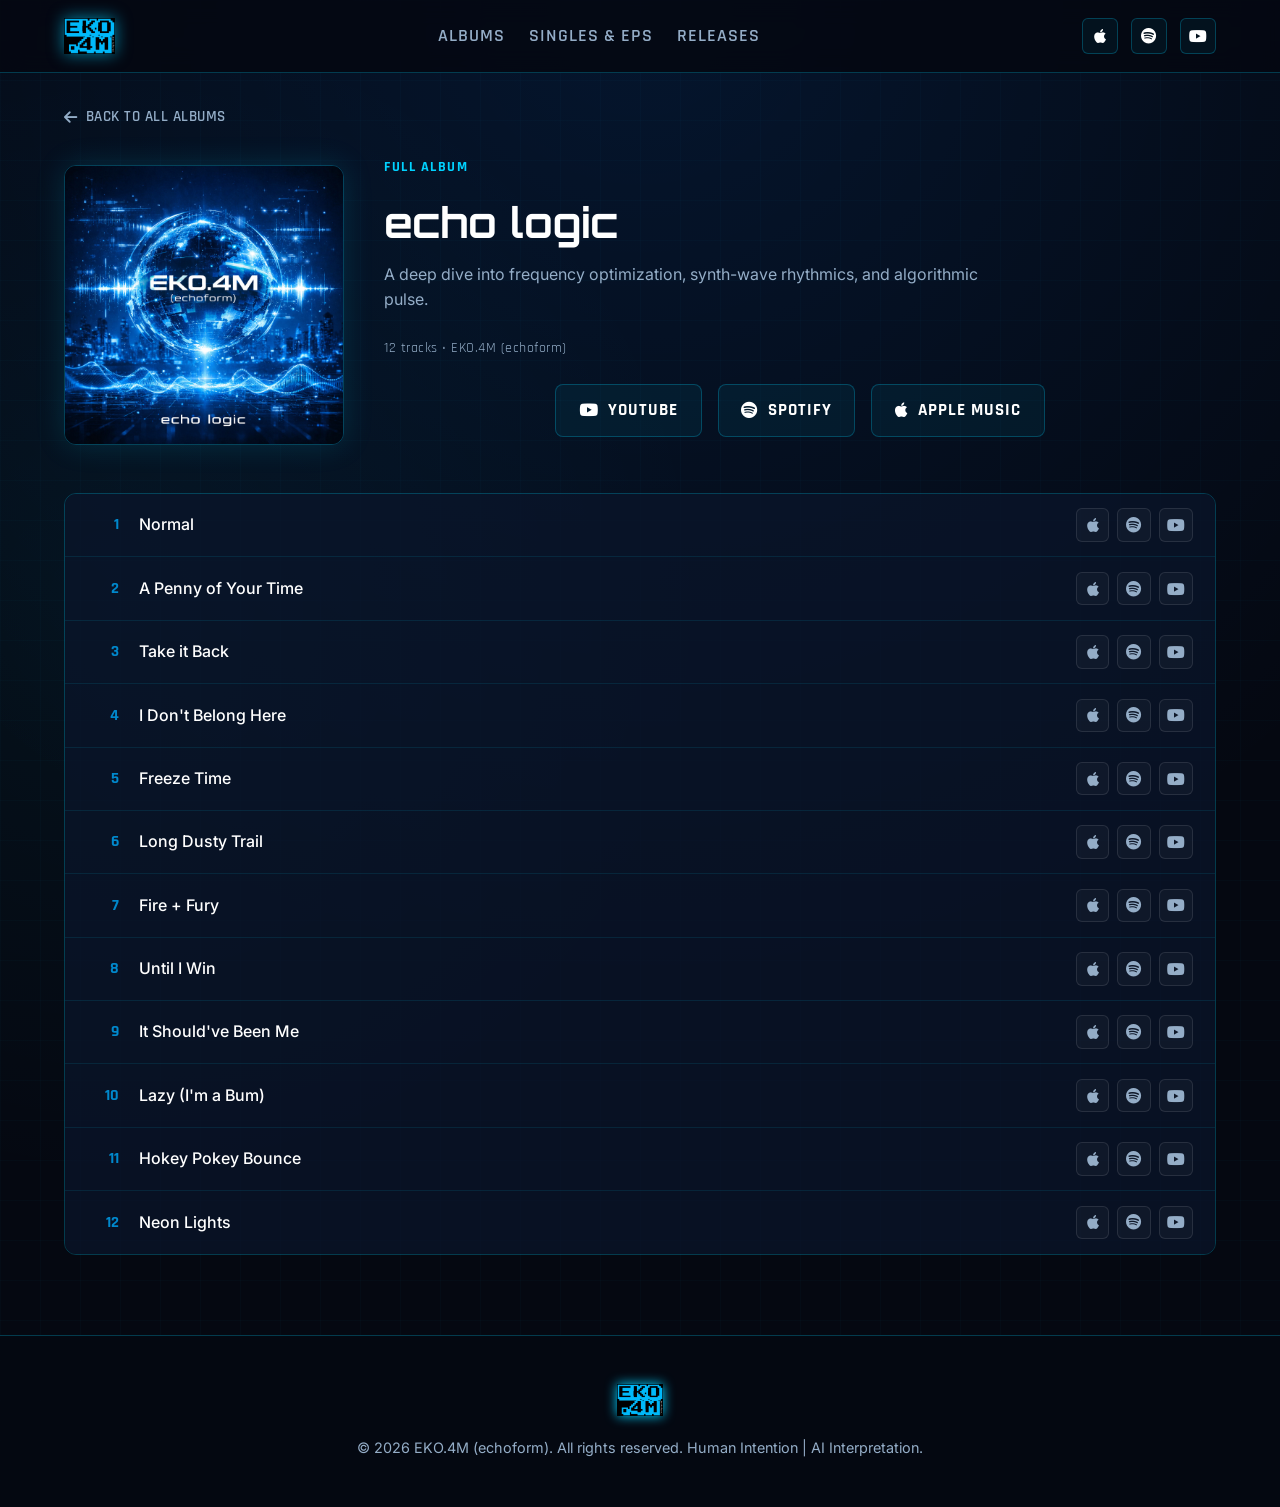
<file: albums/echo-logic.html>
<!DOCTYPE html>
<html lang="en">
<head>
  <meta charset="UTF-8" />
  <meta name="viewport" content="width=device-width, initial-scale=1.0" />
  <title>echo logic | EKO.4M (echoform)</title>

  <meta name="description" content="echo logic by EKO.4M (echoform) — full track listing and streaming links." />
  <meta property="og:title" content="echo logic | EKO.4M" />
  <meta property="og:image" content="../EKO.4M - echo logic - Album Cover.jpg" />

  <link rel="preconnect" href="https://fonts.googleapis.com">
  <link rel="preconnect" href="https://fonts.gstatic.com" crossorigin>
  <link href="https://fonts.googleapis.com/css2?family=Orbitron:wght@600;800;900&family=Rajdhani:wght@500;600;700&family=Inter:wght@300;400;500;600&display=swap" rel="stylesheet">
  <link rel="stylesheet" href="https://cdnjs.cloudflare.com/ajax/libs/font-awesome/6.5.1/css/all.min.css" />
  <link rel="stylesheet" href="../assets/style.css" />
  <link rel="icon" type="image/png" href="../EKO4M-favicon.png" />
</head>
<body>

  <nav>
    <div class="container nav-inner">
      <a href="../index.html" class="logo-link">
        <img src="../eko4m-logo-mark.png" alt="EKO.4M Digital Logo" class="logo-img" />
      </a>
      <ul class="nav-links">
        <li><a href="../index.html#albums">Albums</a></li>
        <li><a href="../index.html#singles">Singles &amp; EPs</a></li>
        <li><a href="https://www.youtube.com/@EKO4M/releases" target="_blank">Releases</a></li>
      </ul>
      <div class="nav-socials">
        <a href="https://music.apple.com/us/album/echo-logic/1894984107" target="_blank" class="social-btn" title="Apple Music"><i class="fa-brands fa-apple"></i></a>
        <a href="https://open.spotify.com/album/5ikzD4bRJeoVPRFi38ummC?si=izFnbcRERaaOgtvK_fcOVQ" target="_blank" class="social-btn" title="Spotify"><i class="fa-brands fa-spotify"></i></a>
        <a href="https://www.youtube.com/@EKO4M/releases" target="_blank" class="social-btn" title="YouTube"><i class="fa-brands fa-youtube"></i></a>
      </div>
    </div>
  </nav>

  <main class="container">
    <a href="../index.html#albums" class="back-link"><i class="fa-solid fa-arrow-left"></i> Back to all albums</a>

    <div class="album-hero">
      <img src="../EKO.4M - echo logic - Album Cover.jpg" alt="echo logic Album Cover" class="album-hero-cover" />
      <div class="album-hero-info">
        <span class="album-hero-badge">Full Album</span>
        <h1 class="album-hero-title">echo logic</h1>
        <p class="album-hero-desc">A deep dive into frequency optimization, synth-wave rhythmics, and algorithmic pulse.</p>
        <p class="album-hero-meta">12 tracks &bull; EKO.4M (echoform)</p>
        <div class="hub-buttons">
          <a href="https://www.youtube.com/watch?v=u3351ccVkio&list=OLAK5uy_kVP2zm7Dwm-_MNgjnlXw8R_pUZg7TeELw" target="_blank" class="btn-hub yt" onclick="event.preventDefault(); ekoPlay(&quot;https://www.youtube.com/embed/videoseries?list=OLAK5uy_kVP2zm7Dwm-_MNgjnlXw8R_pUZg7TeELw&autoplay=1&quot;, &quot;echo logic&quot;)">
            <i class="fa-brands fa-youtube"></i> YouTube
          </a>
          <a href="https://open.spotify.com/album/5ikzD4bRJeoVPRFi38ummC?si=izFnbcRERaaOgtvK_fcOVQ" target="_blank" class="btn-hub spot">
            <i class="fa-brands fa-spotify"></i> Spotify
          </a>
          <a href="https://music.apple.com/us/album/echo-logic/1894984107" target="_blank" class="btn-hub apple">
            <i class="fa-brands fa-apple"></i> Apple Music
          </a>
        </div>
      </div>
    </div>

    <ul class="track-list">
      <li class="track-row" onclick="ekoPlay(&quot;https://www.youtube.com/embed/u3351ccVkio?autoplay=1&list=OLAK5uy_kVP2zm7Dwm-_MNgjnlXw8R_pUZg7TeELw&index=1&quot;, &quot;Normal&quot;)">
        <span class="track-num">1</span>
        <a href="https://www.youtube.com/watch?v=u3351ccVkio&list=OLAK5uy_kVP2zm7Dwm-_MNgjnlXw8R_pUZg7TeELw&index=1" target="_blank" class="track-name" onclick="event.stopPropagation(); event.preventDefault(); ekoPlay(&quot;https://www.youtube.com/embed/u3351ccVkio?autoplay=1&list=OLAK5uy_kVP2zm7Dwm-_MNgjnlXw8R_pUZg7TeELw&index=1&quot;, &quot;Normal&quot;)">Normal</a>
        <div class="track-actions">
          <a href="https://music.apple.com/us/album/echo-logic/1894984107" target="_blank" class="track-icon-btn" title="Apple Music (album)" onclick="event.stopPropagation()"><i class="fa-brands fa-apple"></i></a>
          <a href="https://open.spotify.com/album/5ikzD4bRJeoVPRFi38ummC?si=izFnbcRERaaOgtvK_fcOVQ" target="_blank" class="track-icon-btn" title="Spotify (album)" onclick="event.stopPropagation()"><i class="fa-brands fa-spotify"></i></a>
          <a href="https://www.youtube.com/watch?v=u3351ccVkio&list=OLAK5uy_kVP2zm7Dwm-_MNgjnlXw8R_pUZg7TeELw&index=1" target="_blank" class="track-icon-btn" title="Play here" onclick="event.stopPropagation(); event.preventDefault(); ekoPlay(&quot;https://www.youtube.com/embed/u3351ccVkio?autoplay=1&list=OLAK5uy_kVP2zm7Dwm-_MNgjnlXw8R_pUZg7TeELw&index=1&quot;, &quot;Normal&quot;)"><i class="fa-brands fa-youtube"></i></a>
        </div>
      </li>
      <li class="track-row" onclick="ekoPlay(&quot;https://www.youtube.com/embed/LaBN9Kts9zU?autoplay=1&list=OLAK5uy_kVP2zm7Dwm-_MNgjnlXw8R_pUZg7TeELw&index=2&quot;, &quot;A Penny of Your Time&quot;)">
        <span class="track-num">2</span>
        <a href="https://www.youtube.com/watch?v=LaBN9Kts9zU&list=OLAK5uy_kVP2zm7Dwm-_MNgjnlXw8R_pUZg7TeELw&index=2" target="_blank" class="track-name" onclick="event.stopPropagation(); event.preventDefault(); ekoPlay(&quot;https://www.youtube.com/embed/LaBN9Kts9zU?autoplay=1&list=OLAK5uy_kVP2zm7Dwm-_MNgjnlXw8R_pUZg7TeELw&index=2&quot;, &quot;A Penny of Your Time&quot;)">A Penny of Your Time</a>
        <div class="track-actions">
          <a href="https://music.apple.com/us/album/echo-logic/1894984107" target="_blank" class="track-icon-btn" title="Apple Music (album)" onclick="event.stopPropagation()"><i class="fa-brands fa-apple"></i></a>
          <a href="https://open.spotify.com/album/5ikzD4bRJeoVPRFi38ummC?si=izFnbcRERaaOgtvK_fcOVQ" target="_blank" class="track-icon-btn" title="Spotify (album)" onclick="event.stopPropagation()"><i class="fa-brands fa-spotify"></i></a>
          <a href="https://www.youtube.com/watch?v=LaBN9Kts9zU&list=OLAK5uy_kVP2zm7Dwm-_MNgjnlXw8R_pUZg7TeELw&index=2" target="_blank" class="track-icon-btn" title="Play here" onclick="event.stopPropagation(); event.preventDefault(); ekoPlay(&quot;https://www.youtube.com/embed/LaBN9Kts9zU?autoplay=1&list=OLAK5uy_kVP2zm7Dwm-_MNgjnlXw8R_pUZg7TeELw&index=2&quot;, &quot;A Penny of Your Time&quot;)"><i class="fa-brands fa-youtube"></i></a>
        </div>
      </li>
      <li class="track-row" onclick="ekoPlay(&quot;https://www.youtube.com/embed/tneWZfI-988?autoplay=1&list=OLAK5uy_kVP2zm7Dwm-_MNgjnlXw8R_pUZg7TeELw&index=3&quot;, &quot;Take it Back&quot;)">
        <span class="track-num">3</span>
        <a href="https://www.youtube.com/watch?v=tneWZfI-988&list=OLAK5uy_kVP2zm7Dwm-_MNgjnlXw8R_pUZg7TeELw&index=3" target="_blank" class="track-name" onclick="event.stopPropagation(); event.preventDefault(); ekoPlay(&quot;https://www.youtube.com/embed/tneWZfI-988?autoplay=1&list=OLAK5uy_kVP2zm7Dwm-_MNgjnlXw8R_pUZg7TeELw&index=3&quot;, &quot;Take it Back&quot;)">Take it Back</a>
        <div class="track-actions">
          <a href="https://music.apple.com/us/album/echo-logic/1894984107" target="_blank" class="track-icon-btn" title="Apple Music (album)" onclick="event.stopPropagation()"><i class="fa-brands fa-apple"></i></a>
          <a href="https://open.spotify.com/album/5ikzD4bRJeoVPRFi38ummC?si=izFnbcRERaaOgtvK_fcOVQ" target="_blank" class="track-icon-btn" title="Spotify (album)" onclick="event.stopPropagation()"><i class="fa-brands fa-spotify"></i></a>
          <a href="https://www.youtube.com/watch?v=tneWZfI-988&list=OLAK5uy_kVP2zm7Dwm-_MNgjnlXw8R_pUZg7TeELw&index=3" target="_blank" class="track-icon-btn" title="Play here" onclick="event.stopPropagation(); event.preventDefault(); ekoPlay(&quot;https://www.youtube.com/embed/tneWZfI-988?autoplay=1&list=OLAK5uy_kVP2zm7Dwm-_MNgjnlXw8R_pUZg7TeELw&index=3&quot;, &quot;Take it Back&quot;)"><i class="fa-brands fa-youtube"></i></a>
        </div>
      </li>
      <li class="track-row" onclick="ekoPlay(&quot;https://www.youtube.com/embed/ZfXw3pSW2cU?autoplay=1&list=OLAK5uy_kVP2zm7Dwm-_MNgjnlXw8R_pUZg7TeELw&index=4&quot;, &quot;I Don't Belong Here&quot;)">
        <span class="track-num">4</span>
        <a href="https://www.youtube.com/watch?v=ZfXw3pSW2cU&list=OLAK5uy_kVP2zm7Dwm-_MNgjnlXw8R_pUZg7TeELw&index=4" target="_blank" class="track-name" onclick="event.stopPropagation(); event.preventDefault(); ekoPlay(&quot;https://www.youtube.com/embed/ZfXw3pSW2cU?autoplay=1&list=OLAK5uy_kVP2zm7Dwm-_MNgjnlXw8R_pUZg7TeELw&index=4&quot;, &quot;I Don't Belong Here&quot;)">I Don't Belong Here</a>
        <div class="track-actions">
          <a href="https://music.apple.com/us/album/echo-logic/1894984107" target="_blank" class="track-icon-btn" title="Apple Music (album)" onclick="event.stopPropagation()"><i class="fa-brands fa-apple"></i></a>
          <a href="https://open.spotify.com/album/5ikzD4bRJeoVPRFi38ummC?si=izFnbcRERaaOgtvK_fcOVQ" target="_blank" class="track-icon-btn" title="Spotify (album)" onclick="event.stopPropagation()"><i class="fa-brands fa-spotify"></i></a>
          <a href="https://www.youtube.com/watch?v=ZfXw3pSW2cU&list=OLAK5uy_kVP2zm7Dwm-_MNgjnlXw8R_pUZg7TeELw&index=4" target="_blank" class="track-icon-btn" title="Play here" onclick="event.stopPropagation(); event.preventDefault(); ekoPlay(&quot;https://www.youtube.com/embed/ZfXw3pSW2cU?autoplay=1&list=OLAK5uy_kVP2zm7Dwm-_MNgjnlXw8R_pUZg7TeELw&index=4&quot;, &quot;I Don't Belong Here&quot;)"><i class="fa-brands fa-youtube"></i></a>
        </div>
      </li>
      <li class="track-row" onclick="ekoPlay(&quot;https://www.youtube.com/embed/pFazKsc03HI?autoplay=1&list=OLAK5uy_kVP2zm7Dwm-_MNgjnlXw8R_pUZg7TeELw&index=5&quot;, &quot;Freeze Time&quot;)">
        <span class="track-num">5</span>
        <a href="https://www.youtube.com/watch?v=pFazKsc03HI&list=OLAK5uy_kVP2zm7Dwm-_MNgjnlXw8R_pUZg7TeELw&index=5" target="_blank" class="track-name" onclick="event.stopPropagation(); event.preventDefault(); ekoPlay(&quot;https://www.youtube.com/embed/pFazKsc03HI?autoplay=1&list=OLAK5uy_kVP2zm7Dwm-_MNgjnlXw8R_pUZg7TeELw&index=5&quot;, &quot;Freeze Time&quot;)">Freeze Time</a>
        <div class="track-actions">
          <a href="https://music.apple.com/us/album/echo-logic/1894984107" target="_blank" class="track-icon-btn" title="Apple Music (album)" onclick="event.stopPropagation()"><i class="fa-brands fa-apple"></i></a>
          <a href="https://open.spotify.com/album/5ikzD4bRJeoVPRFi38ummC?si=izFnbcRERaaOgtvK_fcOVQ" target="_blank" class="track-icon-btn" title="Spotify (album)" onclick="event.stopPropagation()"><i class="fa-brands fa-spotify"></i></a>
          <a href="https://www.youtube.com/watch?v=pFazKsc03HI&list=OLAK5uy_kVP2zm7Dwm-_MNgjnlXw8R_pUZg7TeELw&index=5" target="_blank" class="track-icon-btn" title="Play here" onclick="event.stopPropagation(); event.preventDefault(); ekoPlay(&quot;https://www.youtube.com/embed/pFazKsc03HI?autoplay=1&list=OLAK5uy_kVP2zm7Dwm-_MNgjnlXw8R_pUZg7TeELw&index=5&quot;, &quot;Freeze Time&quot;)"><i class="fa-brands fa-youtube"></i></a>
        </div>
      </li>
      <li class="track-row" onclick="ekoPlay(&quot;https://www.youtube.com/embed/hVgptHDuHSs?autoplay=1&list=OLAK5uy_kVP2zm7Dwm-_MNgjnlXw8R_pUZg7TeELw&index=6&quot;, &quot;Long Dusty Trail&quot;)">
        <span class="track-num">6</span>
        <a href="https://www.youtube.com/watch?v=hVgptHDuHSs&list=OLAK5uy_kVP2zm7Dwm-_MNgjnlXw8R_pUZg7TeELw&index=6" target="_blank" class="track-name" onclick="event.stopPropagation(); event.preventDefault(); ekoPlay(&quot;https://www.youtube.com/embed/hVgptHDuHSs?autoplay=1&list=OLAK5uy_kVP2zm7Dwm-_MNgjnlXw8R_pUZg7TeELw&index=6&quot;, &quot;Long Dusty Trail&quot;)">Long Dusty Trail</a>
        <div class="track-actions">
          <a href="https://music.apple.com/us/album/echo-logic/1894984107" target="_blank" class="track-icon-btn" title="Apple Music (album)" onclick="event.stopPropagation()"><i class="fa-brands fa-apple"></i></a>
          <a href="https://open.spotify.com/album/5ikzD4bRJeoVPRFi38ummC?si=izFnbcRERaaOgtvK_fcOVQ" target="_blank" class="track-icon-btn" title="Spotify (album)" onclick="event.stopPropagation()"><i class="fa-brands fa-spotify"></i></a>
          <a href="https://www.youtube.com/watch?v=hVgptHDuHSs&list=OLAK5uy_kVP2zm7Dwm-_MNgjnlXw8R_pUZg7TeELw&index=6" target="_blank" class="track-icon-btn" title="Play here" onclick="event.stopPropagation(); event.preventDefault(); ekoPlay(&quot;https://www.youtube.com/embed/hVgptHDuHSs?autoplay=1&list=OLAK5uy_kVP2zm7Dwm-_MNgjnlXw8R_pUZg7TeELw&index=6&quot;, &quot;Long Dusty Trail&quot;)"><i class="fa-brands fa-youtube"></i></a>
        </div>
      </li>
      <li class="track-row" onclick="ekoPlay(&quot;https://www.youtube.com/embed/9gV29aDfFyc?autoplay=1&list=OLAK5uy_kVP2zm7Dwm-_MNgjnlXw8R_pUZg7TeELw&index=7&quot;, &quot;Fire + Fury&quot;)">
        <span class="track-num">7</span>
        <a href="https://www.youtube.com/watch?v=9gV29aDfFyc&list=OLAK5uy_kVP2zm7Dwm-_MNgjnlXw8R_pUZg7TeELw&index=7" target="_blank" class="track-name" onclick="event.stopPropagation(); event.preventDefault(); ekoPlay(&quot;https://www.youtube.com/embed/9gV29aDfFyc?autoplay=1&list=OLAK5uy_kVP2zm7Dwm-_MNgjnlXw8R_pUZg7TeELw&index=7&quot;, &quot;Fire + Fury&quot;)">Fire + Fury</a>
        <div class="track-actions">
          <a href="https://music.apple.com/us/album/echo-logic/1894984107" target="_blank" class="track-icon-btn" title="Apple Music (album)" onclick="event.stopPropagation()"><i class="fa-brands fa-apple"></i></a>
          <a href="https://open.spotify.com/album/5ikzD4bRJeoVPRFi38ummC?si=izFnbcRERaaOgtvK_fcOVQ" target="_blank" class="track-icon-btn" title="Spotify (album)" onclick="event.stopPropagation()"><i class="fa-brands fa-spotify"></i></a>
          <a href="https://www.youtube.com/watch?v=9gV29aDfFyc&list=OLAK5uy_kVP2zm7Dwm-_MNgjnlXw8R_pUZg7TeELw&index=7" target="_blank" class="track-icon-btn" title="Play here" onclick="event.stopPropagation(); event.preventDefault(); ekoPlay(&quot;https://www.youtube.com/embed/9gV29aDfFyc?autoplay=1&list=OLAK5uy_kVP2zm7Dwm-_MNgjnlXw8R_pUZg7TeELw&index=7&quot;, &quot;Fire + Fury&quot;)"><i class="fa-brands fa-youtube"></i></a>
        </div>
      </li>
      <li class="track-row" onclick="ekoPlay(&quot;https://www.youtube.com/embed/_4N41JONYM4?autoplay=1&list=OLAK5uy_kVP2zm7Dwm-_MNgjnlXw8R_pUZg7TeELw&index=8&quot;, &quot;Until I Win&quot;)">
        <span class="track-num">8</span>
        <a href="https://www.youtube.com/watch?v=_4N41JONYM4&list=OLAK5uy_kVP2zm7Dwm-_MNgjnlXw8R_pUZg7TeELw&index=8" target="_blank" class="track-name" onclick="event.stopPropagation(); event.preventDefault(); ekoPlay(&quot;https://www.youtube.com/embed/_4N41JONYM4?autoplay=1&list=OLAK5uy_kVP2zm7Dwm-_MNgjnlXw8R_pUZg7TeELw&index=8&quot;, &quot;Until I Win&quot;)">Until I Win</a>
        <div class="track-actions">
          <a href="https://music.apple.com/us/album/echo-logic/1894984107" target="_blank" class="track-icon-btn" title="Apple Music (album)" onclick="event.stopPropagation()"><i class="fa-brands fa-apple"></i></a>
          <a href="https://open.spotify.com/album/5ikzD4bRJeoVPRFi38ummC?si=izFnbcRERaaOgtvK_fcOVQ" target="_blank" class="track-icon-btn" title="Spotify (album)" onclick="event.stopPropagation()"><i class="fa-brands fa-spotify"></i></a>
          <a href="https://www.youtube.com/watch?v=_4N41JONYM4&list=OLAK5uy_kVP2zm7Dwm-_MNgjnlXw8R_pUZg7TeELw&index=8" target="_blank" class="track-icon-btn" title="Play here" onclick="event.stopPropagation(); event.preventDefault(); ekoPlay(&quot;https://www.youtube.com/embed/_4N41JONYM4?autoplay=1&list=OLAK5uy_kVP2zm7Dwm-_MNgjnlXw8R_pUZg7TeELw&index=8&quot;, &quot;Until I Win&quot;)"><i class="fa-brands fa-youtube"></i></a>
        </div>
      </li>
      <li class="track-row" onclick="ekoPlay(&quot;https://www.youtube.com/embed/vKw6TPArPVc?autoplay=1&list=OLAK5uy_kVP2zm7Dwm-_MNgjnlXw8R_pUZg7TeELw&index=9&quot;, &quot;It Should've Been Me&quot;)">
        <span class="track-num">9</span>
        <a href="https://www.youtube.com/watch?v=vKw6TPArPVc&list=OLAK5uy_kVP2zm7Dwm-_MNgjnlXw8R_pUZg7TeELw&index=9" target="_blank" class="track-name" onclick="event.stopPropagation(); event.preventDefault(); ekoPlay(&quot;https://www.youtube.com/embed/vKw6TPArPVc?autoplay=1&list=OLAK5uy_kVP2zm7Dwm-_MNgjnlXw8R_pUZg7TeELw&index=9&quot;, &quot;It Should've Been Me&quot;)">It Should've Been Me</a>
        <div class="track-actions">
          <a href="https://music.apple.com/us/album/echo-logic/1894984107" target="_blank" class="track-icon-btn" title="Apple Music (album)" onclick="event.stopPropagation()"><i class="fa-brands fa-apple"></i></a>
          <a href="https://open.spotify.com/album/5ikzD4bRJeoVPRFi38ummC?si=izFnbcRERaaOgtvK_fcOVQ" target="_blank" class="track-icon-btn" title="Spotify (album)" onclick="event.stopPropagation()"><i class="fa-brands fa-spotify"></i></a>
          <a href="https://www.youtube.com/watch?v=vKw6TPArPVc&list=OLAK5uy_kVP2zm7Dwm-_MNgjnlXw8R_pUZg7TeELw&index=9" target="_blank" class="track-icon-btn" title="Play here" onclick="event.stopPropagation(); event.preventDefault(); ekoPlay(&quot;https://www.youtube.com/embed/vKw6TPArPVc?autoplay=1&list=OLAK5uy_kVP2zm7Dwm-_MNgjnlXw8R_pUZg7TeELw&index=9&quot;, &quot;It Should've Been Me&quot;)"><i class="fa-brands fa-youtube"></i></a>
        </div>
      </li>
      <li class="track-row" onclick="ekoPlay(&quot;https://www.youtube.com/embed/i-lv8F50y9M?autoplay=1&list=OLAK5uy_kVP2zm7Dwm-_MNgjnlXw8R_pUZg7TeELw&index=10&quot;, &quot;Lazy (I'm a Bum)&quot;)">
        <span class="track-num">10</span>
        <a href="https://www.youtube.com/watch?v=i-lv8F50y9M&list=OLAK5uy_kVP2zm7Dwm-_MNgjnlXw8R_pUZg7TeELw&index=10" target="_blank" class="track-name" onclick="event.stopPropagation(); event.preventDefault(); ekoPlay(&quot;https://www.youtube.com/embed/i-lv8F50y9M?autoplay=1&list=OLAK5uy_kVP2zm7Dwm-_MNgjnlXw8R_pUZg7TeELw&index=10&quot;, &quot;Lazy (I'm a Bum)&quot;)">Lazy (I'm a Bum)</a>
        <div class="track-actions">
          <a href="https://music.apple.com/us/album/echo-logic/1894984107" target="_blank" class="track-icon-btn" title="Apple Music (album)" onclick="event.stopPropagation()"><i class="fa-brands fa-apple"></i></a>
          <a href="https://open.spotify.com/album/5ikzD4bRJeoVPRFi38ummC?si=izFnbcRERaaOgtvK_fcOVQ" target="_blank" class="track-icon-btn" title="Spotify (album)" onclick="event.stopPropagation()"><i class="fa-brands fa-spotify"></i></a>
          <a href="https://www.youtube.com/watch?v=i-lv8F50y9M&list=OLAK5uy_kVP2zm7Dwm-_MNgjnlXw8R_pUZg7TeELw&index=10" target="_blank" class="track-icon-btn" title="Play here" onclick="event.stopPropagation(); event.preventDefault(); ekoPlay(&quot;https://www.youtube.com/embed/i-lv8F50y9M?autoplay=1&list=OLAK5uy_kVP2zm7Dwm-_MNgjnlXw8R_pUZg7TeELw&index=10&quot;, &quot;Lazy (I'm a Bum)&quot;)"><i class="fa-brands fa-youtube"></i></a>
        </div>
      </li>
      <li class="track-row" onclick="ekoPlay(&quot;https://www.youtube.com/embed/4BWzBDwKjBo?autoplay=1&list=OLAK5uy_kVP2zm7Dwm-_MNgjnlXw8R_pUZg7TeELw&index=11&quot;, &quot;Hokey Pokey Bounce&quot;)">
        <span class="track-num">11</span>
        <a href="https://www.youtube.com/watch?v=4BWzBDwKjBo&list=OLAK5uy_kVP2zm7Dwm-_MNgjnlXw8R_pUZg7TeELw&index=11" target="_blank" class="track-name" onclick="event.stopPropagation(); event.preventDefault(); ekoPlay(&quot;https://www.youtube.com/embed/4BWzBDwKjBo?autoplay=1&list=OLAK5uy_kVP2zm7Dwm-_MNgjnlXw8R_pUZg7TeELw&index=11&quot;, &quot;Hokey Pokey Bounce&quot;)">Hokey Pokey Bounce</a>
        <div class="track-actions">
          <a href="https://music.apple.com/us/album/echo-logic/1894984107" target="_blank" class="track-icon-btn" title="Apple Music (album)" onclick="event.stopPropagation()"><i class="fa-brands fa-apple"></i></a>
          <a href="https://open.spotify.com/album/5ikzD4bRJeoVPRFi38ummC?si=izFnbcRERaaOgtvK_fcOVQ" target="_blank" class="track-icon-btn" title="Spotify (album)" onclick="event.stopPropagation()"><i class="fa-brands fa-spotify"></i></a>
          <a href="https://www.youtube.com/watch?v=4BWzBDwKjBo&list=OLAK5uy_kVP2zm7Dwm-_MNgjnlXw8R_pUZg7TeELw&index=11" target="_blank" class="track-icon-btn" title="Play here" onclick="event.stopPropagation(); event.preventDefault(); ekoPlay(&quot;https://www.youtube.com/embed/4BWzBDwKjBo?autoplay=1&list=OLAK5uy_kVP2zm7Dwm-_MNgjnlXw8R_pUZg7TeELw&index=11&quot;, &quot;Hokey Pokey Bounce&quot;)"><i class="fa-brands fa-youtube"></i></a>
        </div>
      </li>
      <li class="track-row" onclick="ekoPlay(&quot;https://www.youtube.com/embed/2w0cUS4h1xs?autoplay=1&list=OLAK5uy_kVP2zm7Dwm-_MNgjnlXw8R_pUZg7TeELw&index=12&quot;, &quot;Neon Lights&quot;)">
        <span class="track-num">12</span>
        <a href="https://www.youtube.com/watch?v=2w0cUS4h1xs&list=OLAK5uy_kVP2zm7Dwm-_MNgjnlXw8R_pUZg7TeELw&index=12" target="_blank" class="track-name" onclick="event.stopPropagation(); event.preventDefault(); ekoPlay(&quot;https://www.youtube.com/embed/2w0cUS4h1xs?autoplay=1&list=OLAK5uy_kVP2zm7Dwm-_MNgjnlXw8R_pUZg7TeELw&index=12&quot;, &quot;Neon Lights&quot;)">Neon Lights</a>
        <div class="track-actions">
          <a href="https://music.apple.com/us/album/echo-logic/1894984107" target="_blank" class="track-icon-btn" title="Apple Music (album)" onclick="event.stopPropagation()"><i class="fa-brands fa-apple"></i></a>
          <a href="https://open.spotify.com/album/5ikzD4bRJeoVPRFi38ummC?si=izFnbcRERaaOgtvK_fcOVQ" target="_blank" class="track-icon-btn" title="Spotify (album)" onclick="event.stopPropagation()"><i class="fa-brands fa-spotify"></i></a>
          <a href="https://www.youtube.com/watch?v=2w0cUS4h1xs&list=OLAK5uy_kVP2zm7Dwm-_MNgjnlXw8R_pUZg7TeELw&index=12" target="_blank" class="track-icon-btn" title="Play here" onclick="event.stopPropagation(); event.preventDefault(); ekoPlay(&quot;https://www.youtube.com/embed/2w0cUS4h1xs?autoplay=1&list=OLAK5uy_kVP2zm7Dwm-_MNgjnlXw8R_pUZg7TeELw&index=12&quot;, &quot;Neon Lights&quot;)"><i class="fa-brands fa-youtube"></i></a>
        </div>
      </li>
    </ul>
  </main>

  <footer>
    <div class="container">
      <img src="../eko4m-logo-mark.png" alt="EKO.4M" style="height:32px; filter:drop-shadow(0 0 6px var(--cyan-glow));" />
      <p class="footer-text">&copy; 2026 EKO.4M (echoform). All rights reserved. Human Intention | AI Interpretation.</p>
    </div>
  </footer>

  <script src="../assets/player.js"></script>
</body>
</html>
</file>
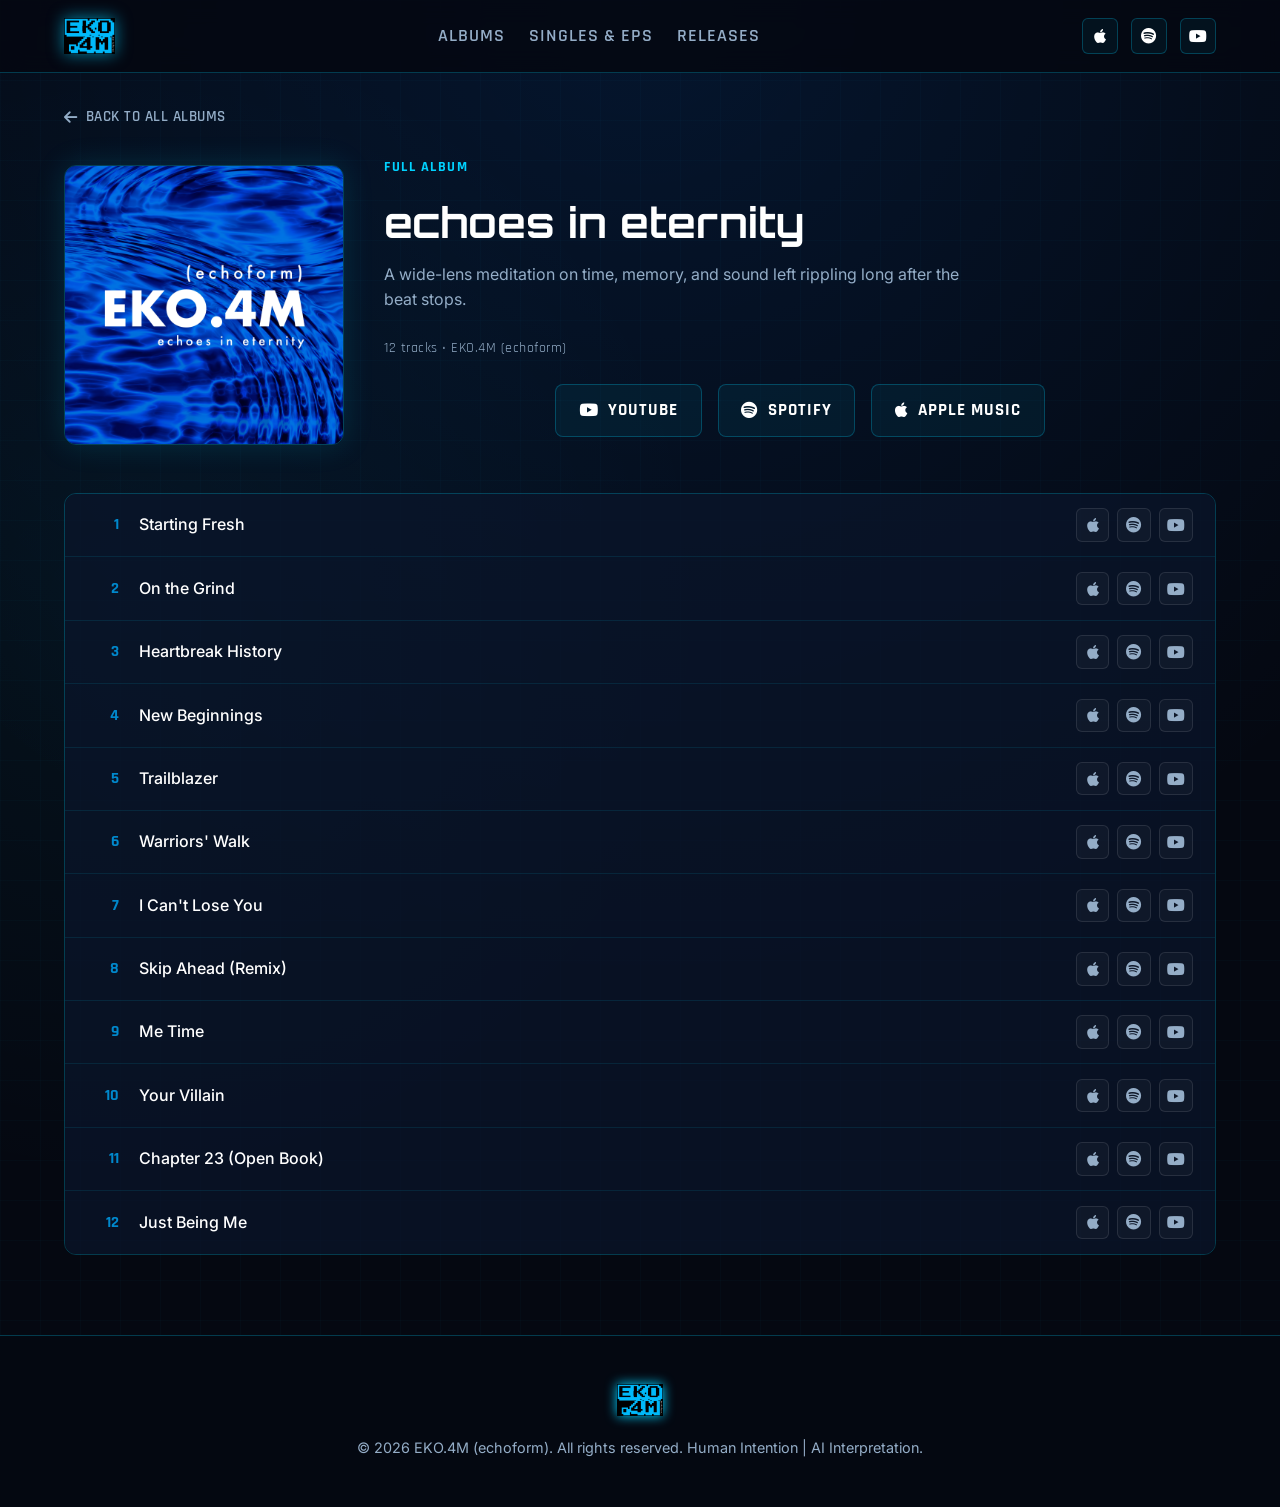
<file: albums/echoes-in-eternity.html>
<!DOCTYPE html>
<html lang="en">
<head>
  <meta charset="UTF-8" />
  <meta name="viewport" content="width=device-width, initial-scale=1.0" />
  <title>echoes in eternity | EKO.4M (echoform)</title>

  <meta name="description" content="echoes in eternity by EKO.4M (echoform) — full track listing and streaming links." />
  <meta property="og:title" content="echoes in eternity | EKO.4M" />
  <meta property="og:image" content="../EKO.4M - echoes in eternity - Album Cover.jpg" />

  <link rel="preconnect" href="https://fonts.googleapis.com">
  <link rel="preconnect" href="https://fonts.gstatic.com" crossorigin>
  <link href="https://fonts.googleapis.com/css2?family=Orbitron:wght@600;800;900&family=Rajdhani:wght@500;600;700&family=Inter:wght@300;400;500;600&display=swap" rel="stylesheet">
  <link rel="stylesheet" href="https://cdnjs.cloudflare.com/ajax/libs/font-awesome/6.5.1/css/all.min.css" />
  <link rel="stylesheet" href="../assets/style.css" />
  <link rel="icon" type="image/png" href="../EKO4M-favicon.png" />
</head>
<body>

  <nav>
    <div class="container nav-inner">
      <a href="../index.html" class="logo-link">
        <img src="../eko4m-logo-mark.png" alt="EKO.4M Digital Logo" class="logo-img" />
      </a>
      <ul class="nav-links">
        <li><a href="../index.html#albums">Albums</a></li>
        <li><a href="../index.html#singles">Singles &amp; EPs</a></li>
        <li><a href="https://www.youtube.com/@EKO4M/releases" target="_blank">Releases</a></li>
      </ul>
      <div class="nav-socials">
        <a href="https://music.apple.com/us/album/echoes-in-eternity/1840308546" target="_blank" class="social-btn" title="Apple Music"><i class="fa-brands fa-apple"></i></a>
        <a href="https://open.spotify.com/album/1ztY0gcBhxhPBMXoDRsT4E?si=7IesnMmASD24IAUAtt_oIw" target="_blank" class="social-btn" title="Spotify"><i class="fa-brands fa-spotify"></i></a>
        <a href="https://www.youtube.com/@EKO4M/releases" target="_blank" class="social-btn" title="YouTube"><i class="fa-brands fa-youtube"></i></a>
      </div>
    </div>
  </nav>

  <main class="container">
    <a href="../index.html#albums" class="back-link"><i class="fa-solid fa-arrow-left"></i> Back to all albums</a>

    <div class="album-hero">
      <img src="../EKO.4M - echoes in eternity - Album Cover.jpg" alt="echoes in eternity Album Cover" class="album-hero-cover" />
      <div class="album-hero-info">
        <span class="album-hero-badge">Full Album</span>
        <h1 class="album-hero-title">echoes in eternity</h1>
        <p class="album-hero-desc">A wide-lens meditation on time, memory, and sound left rippling long after the beat stops.</p>
        <p class="album-hero-meta">12 tracks &bull; EKO.4M (echoform)</p>
        <div class="hub-buttons">
          <a href="https://www.youtube.com/watch?v=lSqO5agCSmA&list=OLAK5uy_kU151P4gm03y55vJXxZyuOupce669_9oI" target="_blank" class="btn-hub yt" onclick="event.preventDefault(); ekoPlay(&quot;https://www.youtube.com/embed/videoseries?list=OLAK5uy_kU151P4gm03y55vJXxZyuOupce669_9oI&autoplay=1&quot;, &quot;echoes in eternity&quot;)">
            <i class="fa-brands fa-youtube"></i> YouTube
          </a>
          <a href="https://open.spotify.com/album/1ztY0gcBhxhPBMXoDRsT4E?si=7IesnMmASD24IAUAtt_oIw" target="_blank" class="btn-hub spot">
            <i class="fa-brands fa-spotify"></i> Spotify
          </a>
          <a href="https://music.apple.com/us/album/echoes-in-eternity/1840308546" target="_blank" class="btn-hub apple">
            <i class="fa-brands fa-apple"></i> Apple Music
          </a>
        </div>
      </div>
    </div>

    <ul class="track-list">
      <li class="track-row" onclick="ekoPlay(&quot;https://www.youtube.com/embed/lSqO5agCSmA?autoplay=1&list=OLAK5uy_kU151P4gm03y55vJXxZyuOupce669_9oI&index=1&quot;, &quot;Starting Fresh&quot;)">
        <span class="track-num">1</span>
        <a href="https://www.youtube.com/watch?v=lSqO5agCSmA&list=OLAK5uy_kU151P4gm03y55vJXxZyuOupce669_9oI&index=1" target="_blank" class="track-name" onclick="event.stopPropagation(); event.preventDefault(); ekoPlay(&quot;https://www.youtube.com/embed/lSqO5agCSmA?autoplay=1&list=OLAK5uy_kU151P4gm03y55vJXxZyuOupce669_9oI&index=1&quot;, &quot;Starting Fresh&quot;)">Starting Fresh</a>
        <div class="track-actions">
          <a href="https://music.apple.com/us/album/echoes-in-eternity/1840308546" target="_blank" class="track-icon-btn" title="Apple Music (album)" onclick="event.stopPropagation()"><i class="fa-brands fa-apple"></i></a>
          <a href="https://open.spotify.com/album/1ztY0gcBhxhPBMXoDRsT4E?si=7IesnMmASD24IAUAtt_oIw" target="_blank" class="track-icon-btn" title="Spotify (album)" onclick="event.stopPropagation()"><i class="fa-brands fa-spotify"></i></a>
          <a href="https://www.youtube.com/watch?v=lSqO5agCSmA&list=OLAK5uy_kU151P4gm03y55vJXxZyuOupce669_9oI&index=1" target="_blank" class="track-icon-btn" title="Play here" onclick="event.stopPropagation(); event.preventDefault(); ekoPlay(&quot;https://www.youtube.com/embed/lSqO5agCSmA?autoplay=1&list=OLAK5uy_kU151P4gm03y55vJXxZyuOupce669_9oI&index=1&quot;, &quot;Starting Fresh&quot;)"><i class="fa-brands fa-youtube"></i></a>
        </div>
      </li>
      <li class="track-row" onclick="ekoPlay(&quot;https://www.youtube.com/embed/19jpFNRWziE?autoplay=1&list=OLAK5uy_kU151P4gm03y55vJXxZyuOupce669_9oI&index=2&quot;, &quot;On the Grind&quot;)">
        <span class="track-num">2</span>
        <a href="https://www.youtube.com/watch?v=19jpFNRWziE&list=OLAK5uy_kU151P4gm03y55vJXxZyuOupce669_9oI&index=2" target="_blank" class="track-name" onclick="event.stopPropagation(); event.preventDefault(); ekoPlay(&quot;https://www.youtube.com/embed/19jpFNRWziE?autoplay=1&list=OLAK5uy_kU151P4gm03y55vJXxZyuOupce669_9oI&index=2&quot;, &quot;On the Grind&quot;)">On the Grind</a>
        <div class="track-actions">
          <a href="https://music.apple.com/us/album/echoes-in-eternity/1840308546" target="_blank" class="track-icon-btn" title="Apple Music (album)" onclick="event.stopPropagation()"><i class="fa-brands fa-apple"></i></a>
          <a href="https://open.spotify.com/album/1ztY0gcBhxhPBMXoDRsT4E?si=7IesnMmASD24IAUAtt_oIw" target="_blank" class="track-icon-btn" title="Spotify (album)" onclick="event.stopPropagation()"><i class="fa-brands fa-spotify"></i></a>
          <a href="https://www.youtube.com/watch?v=19jpFNRWziE&list=OLAK5uy_kU151P4gm03y55vJXxZyuOupce669_9oI&index=2" target="_blank" class="track-icon-btn" title="Play here" onclick="event.stopPropagation(); event.preventDefault(); ekoPlay(&quot;https://www.youtube.com/embed/19jpFNRWziE?autoplay=1&list=OLAK5uy_kU151P4gm03y55vJXxZyuOupce669_9oI&index=2&quot;, &quot;On the Grind&quot;)"><i class="fa-brands fa-youtube"></i></a>
        </div>
      </li>
      <li class="track-row" onclick="ekoPlay(&quot;https://www.youtube.com/embed/eIhJtc0Dcdc?autoplay=1&list=OLAK5uy_kU151P4gm03y55vJXxZyuOupce669_9oI&index=3&quot;, &quot;Heartbreak History&quot;)">
        <span class="track-num">3</span>
        <a href="https://www.youtube.com/watch?v=eIhJtc0Dcdc&list=OLAK5uy_kU151P4gm03y55vJXxZyuOupce669_9oI&index=3" target="_blank" class="track-name" onclick="event.stopPropagation(); event.preventDefault(); ekoPlay(&quot;https://www.youtube.com/embed/eIhJtc0Dcdc?autoplay=1&list=OLAK5uy_kU151P4gm03y55vJXxZyuOupce669_9oI&index=3&quot;, &quot;Heartbreak History&quot;)">Heartbreak History</a>
        <div class="track-actions">
          <a href="https://music.apple.com/us/album/echoes-in-eternity/1840308546" target="_blank" class="track-icon-btn" title="Apple Music (album)" onclick="event.stopPropagation()"><i class="fa-brands fa-apple"></i></a>
          <a href="https://open.spotify.com/album/1ztY0gcBhxhPBMXoDRsT4E?si=7IesnMmASD24IAUAtt_oIw" target="_blank" class="track-icon-btn" title="Spotify (album)" onclick="event.stopPropagation()"><i class="fa-brands fa-spotify"></i></a>
          <a href="https://www.youtube.com/watch?v=eIhJtc0Dcdc&list=OLAK5uy_kU151P4gm03y55vJXxZyuOupce669_9oI&index=3" target="_blank" class="track-icon-btn" title="Play here" onclick="event.stopPropagation(); event.preventDefault(); ekoPlay(&quot;https://www.youtube.com/embed/eIhJtc0Dcdc?autoplay=1&list=OLAK5uy_kU151P4gm03y55vJXxZyuOupce669_9oI&index=3&quot;, &quot;Heartbreak History&quot;)"><i class="fa-brands fa-youtube"></i></a>
        </div>
      </li>
      <li class="track-row" onclick="ekoPlay(&quot;https://www.youtube.com/embed/W9bUZhG6bYY?autoplay=1&list=OLAK5uy_kU151P4gm03y55vJXxZyuOupce669_9oI&index=4&quot;, &quot;New Beginnings&quot;)">
        <span class="track-num">4</span>
        <a href="https://www.youtube.com/watch?v=W9bUZhG6bYY&list=OLAK5uy_kU151P4gm03y55vJXxZyuOupce669_9oI&index=4" target="_blank" class="track-name" onclick="event.stopPropagation(); event.preventDefault(); ekoPlay(&quot;https://www.youtube.com/embed/W9bUZhG6bYY?autoplay=1&list=OLAK5uy_kU151P4gm03y55vJXxZyuOupce669_9oI&index=4&quot;, &quot;New Beginnings&quot;)">New Beginnings</a>
        <div class="track-actions">
          <a href="https://music.apple.com/us/album/echoes-in-eternity/1840308546" target="_blank" class="track-icon-btn" title="Apple Music (album)" onclick="event.stopPropagation()"><i class="fa-brands fa-apple"></i></a>
          <a href="https://open.spotify.com/album/1ztY0gcBhxhPBMXoDRsT4E?si=7IesnMmASD24IAUAtt_oIw" target="_blank" class="track-icon-btn" title="Spotify (album)" onclick="event.stopPropagation()"><i class="fa-brands fa-spotify"></i></a>
          <a href="https://www.youtube.com/watch?v=W9bUZhG6bYY&list=OLAK5uy_kU151P4gm03y55vJXxZyuOupce669_9oI&index=4" target="_blank" class="track-icon-btn" title="Play here" onclick="event.stopPropagation(); event.preventDefault(); ekoPlay(&quot;https://www.youtube.com/embed/W9bUZhG6bYY?autoplay=1&list=OLAK5uy_kU151P4gm03y55vJXxZyuOupce669_9oI&index=4&quot;, &quot;New Beginnings&quot;)"><i class="fa-brands fa-youtube"></i></a>
        </div>
      </li>
      <li class="track-row" onclick="ekoPlay(&quot;https://www.youtube.com/embed/Ubs-vDXrRbA?autoplay=1&list=OLAK5uy_kU151P4gm03y55vJXxZyuOupce669_9oI&index=5&quot;, &quot;Trailblazer&quot;)">
        <span class="track-num">5</span>
        <a href="https://www.youtube.com/watch?v=Ubs-vDXrRbA&list=OLAK5uy_kU151P4gm03y55vJXxZyuOupce669_9oI&index=5" target="_blank" class="track-name" onclick="event.stopPropagation(); event.preventDefault(); ekoPlay(&quot;https://www.youtube.com/embed/Ubs-vDXrRbA?autoplay=1&list=OLAK5uy_kU151P4gm03y55vJXxZyuOupce669_9oI&index=5&quot;, &quot;Trailblazer&quot;)">Trailblazer</a>
        <div class="track-actions">
          <a href="https://music.apple.com/us/album/echoes-in-eternity/1840308546" target="_blank" class="track-icon-btn" title="Apple Music (album)" onclick="event.stopPropagation()"><i class="fa-brands fa-apple"></i></a>
          <a href="https://open.spotify.com/album/1ztY0gcBhxhPBMXoDRsT4E?si=7IesnMmASD24IAUAtt_oIw" target="_blank" class="track-icon-btn" title="Spotify (album)" onclick="event.stopPropagation()"><i class="fa-brands fa-spotify"></i></a>
          <a href="https://www.youtube.com/watch?v=Ubs-vDXrRbA&list=OLAK5uy_kU151P4gm03y55vJXxZyuOupce669_9oI&index=5" target="_blank" class="track-icon-btn" title="Play here" onclick="event.stopPropagation(); event.preventDefault(); ekoPlay(&quot;https://www.youtube.com/embed/Ubs-vDXrRbA?autoplay=1&list=OLAK5uy_kU151P4gm03y55vJXxZyuOupce669_9oI&index=5&quot;, &quot;Trailblazer&quot;)"><i class="fa-brands fa-youtube"></i></a>
        </div>
      </li>
      <li class="track-row" onclick="ekoPlay(&quot;https://www.youtube.com/embed/s0Bp-9kpVhY?autoplay=1&list=OLAK5uy_kU151P4gm03y55vJXxZyuOupce669_9oI&index=6&quot;, &quot;Warriors' Walk&quot;)">
        <span class="track-num">6</span>
        <a href="https://www.youtube.com/watch?v=s0Bp-9kpVhY&list=OLAK5uy_kU151P4gm03y55vJXxZyuOupce669_9oI&index=6" target="_blank" class="track-name" onclick="event.stopPropagation(); event.preventDefault(); ekoPlay(&quot;https://www.youtube.com/embed/s0Bp-9kpVhY?autoplay=1&list=OLAK5uy_kU151P4gm03y55vJXxZyuOupce669_9oI&index=6&quot;, &quot;Warriors' Walk&quot;)">Warriors' Walk</a>
        <div class="track-actions">
          <a href="https://music.apple.com/us/album/echoes-in-eternity/1840308546" target="_blank" class="track-icon-btn" title="Apple Music (album)" onclick="event.stopPropagation()"><i class="fa-brands fa-apple"></i></a>
          <a href="https://open.spotify.com/album/1ztY0gcBhxhPBMXoDRsT4E?si=7IesnMmASD24IAUAtt_oIw" target="_blank" class="track-icon-btn" title="Spotify (album)" onclick="event.stopPropagation()"><i class="fa-brands fa-spotify"></i></a>
          <a href="https://www.youtube.com/watch?v=s0Bp-9kpVhY&list=OLAK5uy_kU151P4gm03y55vJXxZyuOupce669_9oI&index=6" target="_blank" class="track-icon-btn" title="Play here" onclick="event.stopPropagation(); event.preventDefault(); ekoPlay(&quot;https://www.youtube.com/embed/s0Bp-9kpVhY?autoplay=1&list=OLAK5uy_kU151P4gm03y55vJXxZyuOupce669_9oI&index=6&quot;, &quot;Warriors' Walk&quot;)"><i class="fa-brands fa-youtube"></i></a>
        </div>
      </li>
      <li class="track-row" onclick="ekoPlay(&quot;https://www.youtube.com/embed/r_4CR3ZzSdo?autoplay=1&list=OLAK5uy_kU151P4gm03y55vJXxZyuOupce669_9oI&index=7&quot;, &quot;I Can't Lose You&quot;)">
        <span class="track-num">7</span>
        <a href="https://www.youtube.com/watch?v=r_4CR3ZzSdo&list=OLAK5uy_kU151P4gm03y55vJXxZyuOupce669_9oI&index=7" target="_blank" class="track-name" onclick="event.stopPropagation(); event.preventDefault(); ekoPlay(&quot;https://www.youtube.com/embed/r_4CR3ZzSdo?autoplay=1&list=OLAK5uy_kU151P4gm03y55vJXxZyuOupce669_9oI&index=7&quot;, &quot;I Can't Lose You&quot;)">I Can't Lose You</a>
        <div class="track-actions">
          <a href="https://music.apple.com/us/album/echoes-in-eternity/1840308546" target="_blank" class="track-icon-btn" title="Apple Music (album)" onclick="event.stopPropagation()"><i class="fa-brands fa-apple"></i></a>
          <a href="https://open.spotify.com/album/1ztY0gcBhxhPBMXoDRsT4E?si=7IesnMmASD24IAUAtt_oIw" target="_blank" class="track-icon-btn" title="Spotify (album)" onclick="event.stopPropagation()"><i class="fa-brands fa-spotify"></i></a>
          <a href="https://www.youtube.com/watch?v=r_4CR3ZzSdo&list=OLAK5uy_kU151P4gm03y55vJXxZyuOupce669_9oI&index=7" target="_blank" class="track-icon-btn" title="Play here" onclick="event.stopPropagation(); event.preventDefault(); ekoPlay(&quot;https://www.youtube.com/embed/r_4CR3ZzSdo?autoplay=1&list=OLAK5uy_kU151P4gm03y55vJXxZyuOupce669_9oI&index=7&quot;, &quot;I Can't Lose You&quot;)"><i class="fa-brands fa-youtube"></i></a>
        </div>
      </li>
      <li class="track-row" onclick="ekoPlay(&quot;https://www.youtube.com/embed/qqRszMZV720?autoplay=1&list=OLAK5uy_kU151P4gm03y55vJXxZyuOupce669_9oI&index=8&quot;, &quot;Skip Ahead (Remix)&quot;)">
        <span class="track-num">8</span>
        <a href="https://www.youtube.com/watch?v=qqRszMZV720&list=OLAK5uy_kU151P4gm03y55vJXxZyuOupce669_9oI&index=8" target="_blank" class="track-name" onclick="event.stopPropagation(); event.preventDefault(); ekoPlay(&quot;https://www.youtube.com/embed/qqRszMZV720?autoplay=1&list=OLAK5uy_kU151P4gm03y55vJXxZyuOupce669_9oI&index=8&quot;, &quot;Skip Ahead (Remix)&quot;)">Skip Ahead (Remix)</a>
        <div class="track-actions">
          <a href="https://music.apple.com/us/album/echoes-in-eternity/1840308546" target="_blank" class="track-icon-btn" title="Apple Music (album)" onclick="event.stopPropagation()"><i class="fa-brands fa-apple"></i></a>
          <a href="https://open.spotify.com/album/1ztY0gcBhxhPBMXoDRsT4E?si=7IesnMmASD24IAUAtt_oIw" target="_blank" class="track-icon-btn" title="Spotify (album)" onclick="event.stopPropagation()"><i class="fa-brands fa-spotify"></i></a>
          <a href="https://www.youtube.com/watch?v=qqRszMZV720&list=OLAK5uy_kU151P4gm03y55vJXxZyuOupce669_9oI&index=8" target="_blank" class="track-icon-btn" title="Play here" onclick="event.stopPropagation(); event.preventDefault(); ekoPlay(&quot;https://www.youtube.com/embed/qqRszMZV720?autoplay=1&list=OLAK5uy_kU151P4gm03y55vJXxZyuOupce669_9oI&index=8&quot;, &quot;Skip Ahead (Remix)&quot;)"><i class="fa-brands fa-youtube"></i></a>
        </div>
      </li>
      <li class="track-row" onclick="ekoPlay(&quot;https://www.youtube.com/embed/2xQuUmyJRHI?autoplay=1&list=OLAK5uy_kU151P4gm03y55vJXxZyuOupce669_9oI&index=9&quot;, &quot;Me Time&quot;)">
        <span class="track-num">9</span>
        <a href="https://www.youtube.com/watch?v=2xQuUmyJRHI&list=OLAK5uy_kU151P4gm03y55vJXxZyuOupce669_9oI&index=9" target="_blank" class="track-name" onclick="event.stopPropagation(); event.preventDefault(); ekoPlay(&quot;https://www.youtube.com/embed/2xQuUmyJRHI?autoplay=1&list=OLAK5uy_kU151P4gm03y55vJXxZyuOupce669_9oI&index=9&quot;, &quot;Me Time&quot;)">Me Time</a>
        <div class="track-actions">
          <a href="https://music.apple.com/us/album/echoes-in-eternity/1840308546" target="_blank" class="track-icon-btn" title="Apple Music (album)" onclick="event.stopPropagation()"><i class="fa-brands fa-apple"></i></a>
          <a href="https://open.spotify.com/album/1ztY0gcBhxhPBMXoDRsT4E?si=7IesnMmASD24IAUAtt_oIw" target="_blank" class="track-icon-btn" title="Spotify (album)" onclick="event.stopPropagation()"><i class="fa-brands fa-spotify"></i></a>
          <a href="https://www.youtube.com/watch?v=2xQuUmyJRHI&list=OLAK5uy_kU151P4gm03y55vJXxZyuOupce669_9oI&index=9" target="_blank" class="track-icon-btn" title="Play here" onclick="event.stopPropagation(); event.preventDefault(); ekoPlay(&quot;https://www.youtube.com/embed/2xQuUmyJRHI?autoplay=1&list=OLAK5uy_kU151P4gm03y55vJXxZyuOupce669_9oI&index=9&quot;, &quot;Me Time&quot;)"><i class="fa-brands fa-youtube"></i></a>
        </div>
      </li>
      <li class="track-row" onclick="ekoPlay(&quot;https://www.youtube.com/embed/k8irNm7DV58?autoplay=1&list=OLAK5uy_kU151P4gm03y55vJXxZyuOupce669_9oI&index=10&quot;, &quot;Your Villain&quot;)">
        <span class="track-num">10</span>
        <a href="https://www.youtube.com/watch?v=k8irNm7DV58&list=OLAK5uy_kU151P4gm03y55vJXxZyuOupce669_9oI&index=10" target="_blank" class="track-name" onclick="event.stopPropagation(); event.preventDefault(); ekoPlay(&quot;https://www.youtube.com/embed/k8irNm7DV58?autoplay=1&list=OLAK5uy_kU151P4gm03y55vJXxZyuOupce669_9oI&index=10&quot;, &quot;Your Villain&quot;)">Your Villain</a>
        <div class="track-actions">
          <a href="https://music.apple.com/us/album/echoes-in-eternity/1840308546" target="_blank" class="track-icon-btn" title="Apple Music (album)" onclick="event.stopPropagation()"><i class="fa-brands fa-apple"></i></a>
          <a href="https://open.spotify.com/album/1ztY0gcBhxhPBMXoDRsT4E?si=7IesnMmASD24IAUAtt_oIw" target="_blank" class="track-icon-btn" title="Spotify (album)" onclick="event.stopPropagation()"><i class="fa-brands fa-spotify"></i></a>
          <a href="https://www.youtube.com/watch?v=k8irNm7DV58&list=OLAK5uy_kU151P4gm03y55vJXxZyuOupce669_9oI&index=10" target="_blank" class="track-icon-btn" title="Play here" onclick="event.stopPropagation(); event.preventDefault(); ekoPlay(&quot;https://www.youtube.com/embed/k8irNm7DV58?autoplay=1&list=OLAK5uy_kU151P4gm03y55vJXxZyuOupce669_9oI&index=10&quot;, &quot;Your Villain&quot;)"><i class="fa-brands fa-youtube"></i></a>
        </div>
      </li>
      <li class="track-row" onclick="ekoPlay(&quot;https://www.youtube.com/embed/v1F4zeilt_o?autoplay=1&list=OLAK5uy_kU151P4gm03y55vJXxZyuOupce669_9oI&index=11&quot;, &quot;Chapter 23 (Open Book)&quot;)">
        <span class="track-num">11</span>
        <a href="https://www.youtube.com/watch?v=v1F4zeilt_o&list=OLAK5uy_kU151P4gm03y55vJXxZyuOupce669_9oI&index=11" target="_blank" class="track-name" onclick="event.stopPropagation(); event.preventDefault(); ekoPlay(&quot;https://www.youtube.com/embed/v1F4zeilt_o?autoplay=1&list=OLAK5uy_kU151P4gm03y55vJXxZyuOupce669_9oI&index=11&quot;, &quot;Chapter 23 (Open Book)&quot;)">Chapter 23 (Open Book)</a>
        <div class="track-actions">
          <a href="https://music.apple.com/us/album/echoes-in-eternity/1840308546" target="_blank" class="track-icon-btn" title="Apple Music (album)" onclick="event.stopPropagation()"><i class="fa-brands fa-apple"></i></a>
          <a href="https://open.spotify.com/album/1ztY0gcBhxhPBMXoDRsT4E?si=7IesnMmASD24IAUAtt_oIw" target="_blank" class="track-icon-btn" title="Spotify (album)" onclick="event.stopPropagation()"><i class="fa-brands fa-spotify"></i></a>
          <a href="https://www.youtube.com/watch?v=v1F4zeilt_o&list=OLAK5uy_kU151P4gm03y55vJXxZyuOupce669_9oI&index=11" target="_blank" class="track-icon-btn" title="Play here" onclick="event.stopPropagation(); event.preventDefault(); ekoPlay(&quot;https://www.youtube.com/embed/v1F4zeilt_o?autoplay=1&list=OLAK5uy_kU151P4gm03y55vJXxZyuOupce669_9oI&index=11&quot;, &quot;Chapter 23 (Open Book)&quot;)"><i class="fa-brands fa-youtube"></i></a>
        </div>
      </li>
      <li class="track-row" onclick="ekoPlay(&quot;https://www.youtube.com/embed/11AKv5cIQu8?autoplay=1&list=OLAK5uy_kU151P4gm03y55vJXxZyuOupce669_9oI&index=12&quot;, &quot;Just Being Me&quot;)">
        <span class="track-num">12</span>
        <a href="https://www.youtube.com/watch?v=11AKv5cIQu8&list=OLAK5uy_kU151P4gm03y55vJXxZyuOupce669_9oI&index=12" target="_blank" class="track-name" onclick="event.stopPropagation(); event.preventDefault(); ekoPlay(&quot;https://www.youtube.com/embed/11AKv5cIQu8?autoplay=1&list=OLAK5uy_kU151P4gm03y55vJXxZyuOupce669_9oI&index=12&quot;, &quot;Just Being Me&quot;)">Just Being Me</a>
        <div class="track-actions">
          <a href="https://music.apple.com/us/album/echoes-in-eternity/1840308546" target="_blank" class="track-icon-btn" title="Apple Music (album)" onclick="event.stopPropagation()"><i class="fa-brands fa-apple"></i></a>
          <a href="https://open.spotify.com/album/1ztY0gcBhxhPBMXoDRsT4E?si=7IesnMmASD24IAUAtt_oIw" target="_blank" class="track-icon-btn" title="Spotify (album)" onclick="event.stopPropagation()"><i class="fa-brands fa-spotify"></i></a>
          <a href="https://www.youtube.com/watch?v=11AKv5cIQu8&list=OLAK5uy_kU151P4gm03y55vJXxZyuOupce669_9oI&index=12" target="_blank" class="track-icon-btn" title="Play here" onclick="event.stopPropagation(); event.preventDefault(); ekoPlay(&quot;https://www.youtube.com/embed/11AKv5cIQu8?autoplay=1&list=OLAK5uy_kU151P4gm03y55vJXxZyuOupce669_9oI&index=12&quot;, &quot;Just Being Me&quot;)"><i class="fa-brands fa-youtube"></i></a>
        </div>
      </li>
    </ul>
  </main>

  <footer>
    <div class="container">
      <img src="../eko4m-logo-mark.png" alt="EKO.4M" style="height:32px; filter:drop-shadow(0 0 6px var(--cyan-glow));" />
      <p class="footer-text">&copy; 2026 EKO.4M (echoform). All rights reserved. Human Intention | AI Interpretation.</p>
    </div>
  </footer>

  <script src="../assets/player.js"></script>
</body>
</html>
</file>
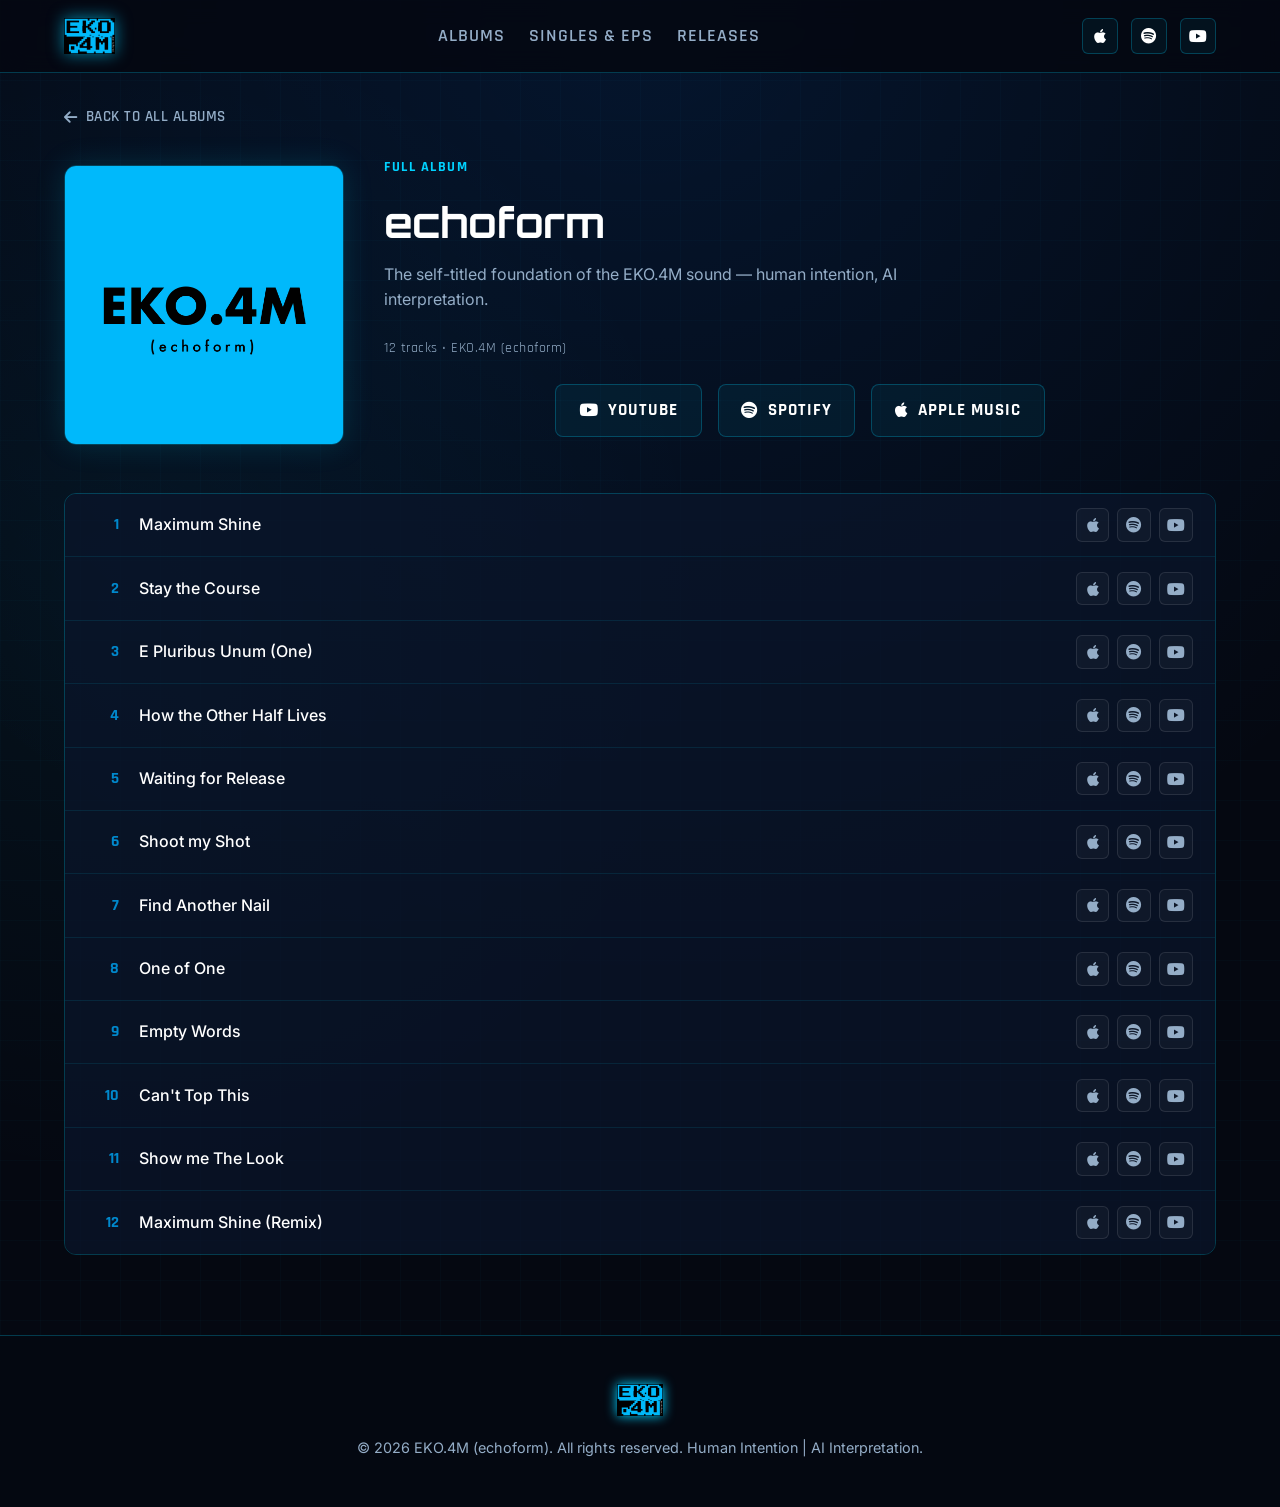
<file: albums/echoform.html>
<!DOCTYPE html>
<html lang="en">
<head>
  <meta charset="UTF-8" />
  <meta name="viewport" content="width=device-width, initial-scale=1.0" />
  <title>echoform | EKO.4M (echoform)</title>

  <meta name="description" content="echoform by EKO.4M (echoform) — full track listing and streaming links." />
  <meta property="og:title" content="echoform | EKO.4M" />
  <meta property="og:image" content="../EKO.4M - echoform - Album Cover.png" />

  <link rel="preconnect" href="https://fonts.googleapis.com">
  <link rel="preconnect" href="https://fonts.gstatic.com" crossorigin>
  <link href="https://fonts.googleapis.com/css2?family=Orbitron:wght@600;800;900&family=Rajdhani:wght@500;600;700&family=Inter:wght@300;400;500;600&display=swap" rel="stylesheet">
  <link rel="stylesheet" href="https://cdnjs.cloudflare.com/ajax/libs/font-awesome/6.5.1/css/all.min.css" />
  <link rel="stylesheet" href="../assets/style.css" />
  <link rel="icon" type="image/png" href="../EKO4M-favicon.png" />
</head>
<body>

  <nav>
    <div class="container nav-inner">
      <a href="../index.html" class="logo-link">
        <img src="../eko4m-logo-mark.png" alt="EKO.4M Digital Logo" class="logo-img" />
      </a>
      <ul class="nav-links">
        <li><a href="../index.html#albums">Albums</a></li>
        <li><a href="../index.html#singles">Singles &amp; EPs</a></li>
        <li><a href="https://www.youtube.com/@EKO4M/releases" target="_blank">Releases</a></li>
      </ul>
      <div class="nav-socials">
        <a href="https://music.apple.com/us/album/echoform/1831856650" target="_blank" class="social-btn" title="Apple Music"><i class="fa-brands fa-apple"></i></a>
        <a href="https://open.spotify.com/album/4OwayZXmroNjKbFhkxGA8C?si=1pfnxJURTbiYO1q7DcHIGw" target="_blank" class="social-btn" title="Spotify"><i class="fa-brands fa-spotify"></i></a>
        <a href="https://www.youtube.com/@EKO4M/releases" target="_blank" class="social-btn" title="YouTube"><i class="fa-brands fa-youtube"></i></a>
      </div>
    </div>
  </nav>

  <main class="container">
    <a href="../index.html#albums" class="back-link"><i class="fa-solid fa-arrow-left"></i> Back to all albums</a>

    <div class="album-hero">
      <img src="../EKO.4M - echoform - Album Cover.png" alt="echoform Album Cover" class="album-hero-cover" />
      <div class="album-hero-info">
        <span class="album-hero-badge">Full Album</span>
        <h1 class="album-hero-title">echoform</h1>
        <p class="album-hero-desc">The self-titled foundation of the EKO.4M sound — human intention, AI interpretation.</p>
        <p class="album-hero-meta">12 tracks &bull; EKO.4M (echoform)</p>
        <div class="hub-buttons">
          <a href="https://www.youtube.com/watch?v=shTC-WHNvvs&list=OLAK5uy_kWeM7cYLQDlxjhnUx_ab3cnawm52kIYd4" target="_blank" class="btn-hub yt" onclick="event.preventDefault(); ekoPlay(&quot;https://www.youtube.com/embed/videoseries?list=OLAK5uy_kWeM7cYLQDlxjhnUx_ab3cnawm52kIYd4&autoplay=1&quot;, &quot;echoform&quot;)">
            <i class="fa-brands fa-youtube"></i> YouTube
          </a>
          <a href="https://open.spotify.com/album/4OwayZXmroNjKbFhkxGA8C?si=1pfnxJURTbiYO1q7DcHIGw" target="_blank" class="btn-hub spot">
            <i class="fa-brands fa-spotify"></i> Spotify
          </a>
          <a href="https://music.apple.com/us/album/echoform/1831856650" target="_blank" class="btn-hub apple">
            <i class="fa-brands fa-apple"></i> Apple Music
          </a>
        </div>
      </div>
    </div>

    <ul class="track-list">
      <li class="track-row" onclick="ekoPlay(&quot;https://www.youtube.com/embed/shTC-WHNvvs?autoplay=1&list=OLAK5uy_kWeM7cYLQDlxjhnUx_ab3cnawm52kIYd4&index=1&quot;, &quot;Maximum Shine&quot;)">
        <span class="track-num">1</span>
        <a href="https://www.youtube.com/watch?v=shTC-WHNvvs&list=OLAK5uy_kWeM7cYLQDlxjhnUx_ab3cnawm52kIYd4&index=1" target="_blank" class="track-name" onclick="event.stopPropagation(); event.preventDefault(); ekoPlay(&quot;https://www.youtube.com/embed/shTC-WHNvvs?autoplay=1&list=OLAK5uy_kWeM7cYLQDlxjhnUx_ab3cnawm52kIYd4&index=1&quot;, &quot;Maximum Shine&quot;)">Maximum Shine</a>
        <div class="track-actions">
          <a href="https://music.apple.com/us/album/echoform/1831856650" target="_blank" class="track-icon-btn" title="Apple Music (album)" onclick="event.stopPropagation()"><i class="fa-brands fa-apple"></i></a>
          <a href="https://open.spotify.com/album/4OwayZXmroNjKbFhkxGA8C?si=1pfnxJURTbiYO1q7DcHIGw" target="_blank" class="track-icon-btn" title="Spotify (album)" onclick="event.stopPropagation()"><i class="fa-brands fa-spotify"></i></a>
          <a href="https://www.youtube.com/watch?v=shTC-WHNvvs&list=OLAK5uy_kWeM7cYLQDlxjhnUx_ab3cnawm52kIYd4&index=1" target="_blank" class="track-icon-btn" title="Play here" onclick="event.stopPropagation(); event.preventDefault(); ekoPlay(&quot;https://www.youtube.com/embed/shTC-WHNvvs?autoplay=1&list=OLAK5uy_kWeM7cYLQDlxjhnUx_ab3cnawm52kIYd4&index=1&quot;, &quot;Maximum Shine&quot;)"><i class="fa-brands fa-youtube"></i></a>
        </div>
      </li>
      <li class="track-row" onclick="ekoPlay(&quot;https://www.youtube.com/embed/Ek9i1PG7O3Q?autoplay=1&list=OLAK5uy_kWeM7cYLQDlxjhnUx_ab3cnawm52kIYd4&index=2&quot;, &quot;Stay the Course&quot;)">
        <span class="track-num">2</span>
        <a href="https://www.youtube.com/watch?v=Ek9i1PG7O3Q&list=OLAK5uy_kWeM7cYLQDlxjhnUx_ab3cnawm52kIYd4&index=2" target="_blank" class="track-name" onclick="event.stopPropagation(); event.preventDefault(); ekoPlay(&quot;https://www.youtube.com/embed/Ek9i1PG7O3Q?autoplay=1&list=OLAK5uy_kWeM7cYLQDlxjhnUx_ab3cnawm52kIYd4&index=2&quot;, &quot;Stay the Course&quot;)">Stay the Course</a>
        <div class="track-actions">
          <a href="https://music.apple.com/us/album/echoform/1831856650" target="_blank" class="track-icon-btn" title="Apple Music (album)" onclick="event.stopPropagation()"><i class="fa-brands fa-apple"></i></a>
          <a href="https://open.spotify.com/album/4OwayZXmroNjKbFhkxGA8C?si=1pfnxJURTbiYO1q7DcHIGw" target="_blank" class="track-icon-btn" title="Spotify (album)" onclick="event.stopPropagation()"><i class="fa-brands fa-spotify"></i></a>
          <a href="https://www.youtube.com/watch?v=Ek9i1PG7O3Q&list=OLAK5uy_kWeM7cYLQDlxjhnUx_ab3cnawm52kIYd4&index=2" target="_blank" class="track-icon-btn" title="Play here" onclick="event.stopPropagation(); event.preventDefault(); ekoPlay(&quot;https://www.youtube.com/embed/Ek9i1PG7O3Q?autoplay=1&list=OLAK5uy_kWeM7cYLQDlxjhnUx_ab3cnawm52kIYd4&index=2&quot;, &quot;Stay the Course&quot;)"><i class="fa-brands fa-youtube"></i></a>
        </div>
      </li>
      <li class="track-row" onclick="ekoPlay(&quot;https://www.youtube.com/embed/JDlIc9OILDE?autoplay=1&list=OLAK5uy_kWeM7cYLQDlxjhnUx_ab3cnawm52kIYd4&index=3&quot;, &quot;E Pluribus Unum (One)&quot;)">
        <span class="track-num">3</span>
        <a href="https://www.youtube.com/watch?v=JDlIc9OILDE&list=OLAK5uy_kWeM7cYLQDlxjhnUx_ab3cnawm52kIYd4&index=3" target="_blank" class="track-name" onclick="event.stopPropagation(); event.preventDefault(); ekoPlay(&quot;https://www.youtube.com/embed/JDlIc9OILDE?autoplay=1&list=OLAK5uy_kWeM7cYLQDlxjhnUx_ab3cnawm52kIYd4&index=3&quot;, &quot;E Pluribus Unum (One)&quot;)">E Pluribus Unum (One)</a>
        <div class="track-actions">
          <a href="https://music.apple.com/us/album/echoform/1831856650" target="_blank" class="track-icon-btn" title="Apple Music (album)" onclick="event.stopPropagation()"><i class="fa-brands fa-apple"></i></a>
          <a href="https://open.spotify.com/album/4OwayZXmroNjKbFhkxGA8C?si=1pfnxJURTbiYO1q7DcHIGw" target="_blank" class="track-icon-btn" title="Spotify (album)" onclick="event.stopPropagation()"><i class="fa-brands fa-spotify"></i></a>
          <a href="https://www.youtube.com/watch?v=JDlIc9OILDE&list=OLAK5uy_kWeM7cYLQDlxjhnUx_ab3cnawm52kIYd4&index=3" target="_blank" class="track-icon-btn" title="Play here" onclick="event.stopPropagation(); event.preventDefault(); ekoPlay(&quot;https://www.youtube.com/embed/JDlIc9OILDE?autoplay=1&list=OLAK5uy_kWeM7cYLQDlxjhnUx_ab3cnawm52kIYd4&index=3&quot;, &quot;E Pluribus Unum (One)&quot;)"><i class="fa-brands fa-youtube"></i></a>
        </div>
      </li>
      <li class="track-row" onclick="ekoPlay(&quot;https://www.youtube.com/embed/sf9-MZUY5gU?autoplay=1&list=OLAK5uy_kWeM7cYLQDlxjhnUx_ab3cnawm52kIYd4&index=4&quot;, &quot;How the Other Half Lives&quot;)">
        <span class="track-num">4</span>
        <a href="https://www.youtube.com/watch?v=sf9-MZUY5gU&list=OLAK5uy_kWeM7cYLQDlxjhnUx_ab3cnawm52kIYd4&index=4" target="_blank" class="track-name" onclick="event.stopPropagation(); event.preventDefault(); ekoPlay(&quot;https://www.youtube.com/embed/sf9-MZUY5gU?autoplay=1&list=OLAK5uy_kWeM7cYLQDlxjhnUx_ab3cnawm52kIYd4&index=4&quot;, &quot;How the Other Half Lives&quot;)">How the Other Half Lives</a>
        <div class="track-actions">
          <a href="https://music.apple.com/us/album/echoform/1831856650" target="_blank" class="track-icon-btn" title="Apple Music (album)" onclick="event.stopPropagation()"><i class="fa-brands fa-apple"></i></a>
          <a href="https://open.spotify.com/album/4OwayZXmroNjKbFhkxGA8C?si=1pfnxJURTbiYO1q7DcHIGw" target="_blank" class="track-icon-btn" title="Spotify (album)" onclick="event.stopPropagation()"><i class="fa-brands fa-spotify"></i></a>
          <a href="https://www.youtube.com/watch?v=sf9-MZUY5gU&list=OLAK5uy_kWeM7cYLQDlxjhnUx_ab3cnawm52kIYd4&index=4" target="_blank" class="track-icon-btn" title="Play here" onclick="event.stopPropagation(); event.preventDefault(); ekoPlay(&quot;https://www.youtube.com/embed/sf9-MZUY5gU?autoplay=1&list=OLAK5uy_kWeM7cYLQDlxjhnUx_ab3cnawm52kIYd4&index=4&quot;, &quot;How the Other Half Lives&quot;)"><i class="fa-brands fa-youtube"></i></a>
        </div>
      </li>
      <li class="track-row" onclick="ekoPlay(&quot;https://www.youtube.com/embed/lybRhpvcZmE?autoplay=1&list=OLAK5uy_kWeM7cYLQDlxjhnUx_ab3cnawm52kIYd4&index=5&quot;, &quot;Waiting for Release&quot;)">
        <span class="track-num">5</span>
        <a href="https://www.youtube.com/watch?v=lybRhpvcZmE&list=OLAK5uy_kWeM7cYLQDlxjhnUx_ab3cnawm52kIYd4&index=5" target="_blank" class="track-name" onclick="event.stopPropagation(); event.preventDefault(); ekoPlay(&quot;https://www.youtube.com/embed/lybRhpvcZmE?autoplay=1&list=OLAK5uy_kWeM7cYLQDlxjhnUx_ab3cnawm52kIYd4&index=5&quot;, &quot;Waiting for Release&quot;)">Waiting for Release</a>
        <div class="track-actions">
          <a href="https://music.apple.com/us/album/echoform/1831856650" target="_blank" class="track-icon-btn" title="Apple Music (album)" onclick="event.stopPropagation()"><i class="fa-brands fa-apple"></i></a>
          <a href="https://open.spotify.com/album/4OwayZXmroNjKbFhkxGA8C?si=1pfnxJURTbiYO1q7DcHIGw" target="_blank" class="track-icon-btn" title="Spotify (album)" onclick="event.stopPropagation()"><i class="fa-brands fa-spotify"></i></a>
          <a href="https://www.youtube.com/watch?v=lybRhpvcZmE&list=OLAK5uy_kWeM7cYLQDlxjhnUx_ab3cnawm52kIYd4&index=5" target="_blank" class="track-icon-btn" title="Play here" onclick="event.stopPropagation(); event.preventDefault(); ekoPlay(&quot;https://www.youtube.com/embed/lybRhpvcZmE?autoplay=1&list=OLAK5uy_kWeM7cYLQDlxjhnUx_ab3cnawm52kIYd4&index=5&quot;, &quot;Waiting for Release&quot;)"><i class="fa-brands fa-youtube"></i></a>
        </div>
      </li>
      <li class="track-row" onclick="ekoPlay(&quot;https://www.youtube.com/embed/zU4CJZTtrtQ?autoplay=1&list=OLAK5uy_kWeM7cYLQDlxjhnUx_ab3cnawm52kIYd4&index=6&quot;, &quot;Shoot my Shot&quot;)">
        <span class="track-num">6</span>
        <a href="https://www.youtube.com/watch?v=zU4CJZTtrtQ&list=OLAK5uy_kWeM7cYLQDlxjhnUx_ab3cnawm52kIYd4&index=6" target="_blank" class="track-name" onclick="event.stopPropagation(); event.preventDefault(); ekoPlay(&quot;https://www.youtube.com/embed/zU4CJZTtrtQ?autoplay=1&list=OLAK5uy_kWeM7cYLQDlxjhnUx_ab3cnawm52kIYd4&index=6&quot;, &quot;Shoot my Shot&quot;)">Shoot my Shot</a>
        <div class="track-actions">
          <a href="https://music.apple.com/us/album/echoform/1831856650" target="_blank" class="track-icon-btn" title="Apple Music (album)" onclick="event.stopPropagation()"><i class="fa-brands fa-apple"></i></a>
          <a href="https://open.spotify.com/album/4OwayZXmroNjKbFhkxGA8C?si=1pfnxJURTbiYO1q7DcHIGw" target="_blank" class="track-icon-btn" title="Spotify (album)" onclick="event.stopPropagation()"><i class="fa-brands fa-spotify"></i></a>
          <a href="https://www.youtube.com/watch?v=zU4CJZTtrtQ&list=OLAK5uy_kWeM7cYLQDlxjhnUx_ab3cnawm52kIYd4&index=6" target="_blank" class="track-icon-btn" title="Play here" onclick="event.stopPropagation(); event.preventDefault(); ekoPlay(&quot;https://www.youtube.com/embed/zU4CJZTtrtQ?autoplay=1&list=OLAK5uy_kWeM7cYLQDlxjhnUx_ab3cnawm52kIYd4&index=6&quot;, &quot;Shoot my Shot&quot;)"><i class="fa-brands fa-youtube"></i></a>
        </div>
      </li>
      <li class="track-row" onclick="ekoPlay(&quot;https://www.youtube.com/embed/LgGBnC3GFbM?autoplay=1&list=OLAK5uy_kWeM7cYLQDlxjhnUx_ab3cnawm52kIYd4&index=7&quot;, &quot;Find Another Nail&quot;)">
        <span class="track-num">7</span>
        <a href="https://www.youtube.com/watch?v=LgGBnC3GFbM&list=OLAK5uy_kWeM7cYLQDlxjhnUx_ab3cnawm52kIYd4&index=7" target="_blank" class="track-name" onclick="event.stopPropagation(); event.preventDefault(); ekoPlay(&quot;https://www.youtube.com/embed/LgGBnC3GFbM?autoplay=1&list=OLAK5uy_kWeM7cYLQDlxjhnUx_ab3cnawm52kIYd4&index=7&quot;, &quot;Find Another Nail&quot;)">Find Another Nail</a>
        <div class="track-actions">
          <a href="https://music.apple.com/us/album/echoform/1831856650" target="_blank" class="track-icon-btn" title="Apple Music (album)" onclick="event.stopPropagation()"><i class="fa-brands fa-apple"></i></a>
          <a href="https://open.spotify.com/album/4OwayZXmroNjKbFhkxGA8C?si=1pfnxJURTbiYO1q7DcHIGw" target="_blank" class="track-icon-btn" title="Spotify (album)" onclick="event.stopPropagation()"><i class="fa-brands fa-spotify"></i></a>
          <a href="https://www.youtube.com/watch?v=LgGBnC3GFbM&list=OLAK5uy_kWeM7cYLQDlxjhnUx_ab3cnawm52kIYd4&index=7" target="_blank" class="track-icon-btn" title="Play here" onclick="event.stopPropagation(); event.preventDefault(); ekoPlay(&quot;https://www.youtube.com/embed/LgGBnC3GFbM?autoplay=1&list=OLAK5uy_kWeM7cYLQDlxjhnUx_ab3cnawm52kIYd4&index=7&quot;, &quot;Find Another Nail&quot;)"><i class="fa-brands fa-youtube"></i></a>
        </div>
      </li>
      <li class="track-row" onclick="ekoPlay(&quot;https://www.youtube.com/embed/rhjjG_8pYSU?autoplay=1&list=OLAK5uy_kWeM7cYLQDlxjhnUx_ab3cnawm52kIYd4&index=8&quot;, &quot;One of One&quot;)">
        <span class="track-num">8</span>
        <a href="https://www.youtube.com/watch?v=rhjjG_8pYSU&list=OLAK5uy_kWeM7cYLQDlxjhnUx_ab3cnawm52kIYd4&index=8" target="_blank" class="track-name" onclick="event.stopPropagation(); event.preventDefault(); ekoPlay(&quot;https://www.youtube.com/embed/rhjjG_8pYSU?autoplay=1&list=OLAK5uy_kWeM7cYLQDlxjhnUx_ab3cnawm52kIYd4&index=8&quot;, &quot;One of One&quot;)">One of One</a>
        <div class="track-actions">
          <a href="https://music.apple.com/us/album/echoform/1831856650" target="_blank" class="track-icon-btn" title="Apple Music (album)" onclick="event.stopPropagation()"><i class="fa-brands fa-apple"></i></a>
          <a href="https://open.spotify.com/album/4OwayZXmroNjKbFhkxGA8C?si=1pfnxJURTbiYO1q7DcHIGw" target="_blank" class="track-icon-btn" title="Spotify (album)" onclick="event.stopPropagation()"><i class="fa-brands fa-spotify"></i></a>
          <a href="https://www.youtube.com/watch?v=rhjjG_8pYSU&list=OLAK5uy_kWeM7cYLQDlxjhnUx_ab3cnawm52kIYd4&index=8" target="_blank" class="track-icon-btn" title="Play here" onclick="event.stopPropagation(); event.preventDefault(); ekoPlay(&quot;https://www.youtube.com/embed/rhjjG_8pYSU?autoplay=1&list=OLAK5uy_kWeM7cYLQDlxjhnUx_ab3cnawm52kIYd4&index=8&quot;, &quot;One of One&quot;)"><i class="fa-brands fa-youtube"></i></a>
        </div>
      </li>
      <li class="track-row" onclick="ekoPlay(&quot;https://www.youtube.com/embed/xsp7vt9Zq3k?autoplay=1&list=OLAK5uy_kWeM7cYLQDlxjhnUx_ab3cnawm52kIYd4&index=9&quot;, &quot;Empty Words&quot;)">
        <span class="track-num">9</span>
        <a href="https://www.youtube.com/watch?v=xsp7vt9Zq3k&list=OLAK5uy_kWeM7cYLQDlxjhnUx_ab3cnawm52kIYd4&index=9" target="_blank" class="track-name" onclick="event.stopPropagation(); event.preventDefault(); ekoPlay(&quot;https://www.youtube.com/embed/xsp7vt9Zq3k?autoplay=1&list=OLAK5uy_kWeM7cYLQDlxjhnUx_ab3cnawm52kIYd4&index=9&quot;, &quot;Empty Words&quot;)">Empty Words</a>
        <div class="track-actions">
          <a href="https://music.apple.com/us/album/echoform/1831856650" target="_blank" class="track-icon-btn" title="Apple Music (album)" onclick="event.stopPropagation()"><i class="fa-brands fa-apple"></i></a>
          <a href="https://open.spotify.com/album/4OwayZXmroNjKbFhkxGA8C?si=1pfnxJURTbiYO1q7DcHIGw" target="_blank" class="track-icon-btn" title="Spotify (album)" onclick="event.stopPropagation()"><i class="fa-brands fa-spotify"></i></a>
          <a href="https://www.youtube.com/watch?v=xsp7vt9Zq3k&list=OLAK5uy_kWeM7cYLQDlxjhnUx_ab3cnawm52kIYd4&index=9" target="_blank" class="track-icon-btn" title="Play here" onclick="event.stopPropagation(); event.preventDefault(); ekoPlay(&quot;https://www.youtube.com/embed/xsp7vt9Zq3k?autoplay=1&list=OLAK5uy_kWeM7cYLQDlxjhnUx_ab3cnawm52kIYd4&index=9&quot;, &quot;Empty Words&quot;)"><i class="fa-brands fa-youtube"></i></a>
        </div>
      </li>
      <li class="track-row" onclick="ekoPlay(&quot;https://www.youtube.com/embed/8VnepkOFDGk?autoplay=1&list=OLAK5uy_kWeM7cYLQDlxjhnUx_ab3cnawm52kIYd4&index=10&quot;, &quot;Can't Top This&quot;)">
        <span class="track-num">10</span>
        <a href="https://www.youtube.com/watch?v=8VnepkOFDGk&list=OLAK5uy_kWeM7cYLQDlxjhnUx_ab3cnawm52kIYd4&index=10" target="_blank" class="track-name" onclick="event.stopPropagation(); event.preventDefault(); ekoPlay(&quot;https://www.youtube.com/embed/8VnepkOFDGk?autoplay=1&list=OLAK5uy_kWeM7cYLQDlxjhnUx_ab3cnawm52kIYd4&index=10&quot;, &quot;Can't Top This&quot;)">Can't Top This</a>
        <div class="track-actions">
          <a href="https://music.apple.com/us/album/echoform/1831856650" target="_blank" class="track-icon-btn" title="Apple Music (album)" onclick="event.stopPropagation()"><i class="fa-brands fa-apple"></i></a>
          <a href="https://open.spotify.com/album/4OwayZXmroNjKbFhkxGA8C?si=1pfnxJURTbiYO1q7DcHIGw" target="_blank" class="track-icon-btn" title="Spotify (album)" onclick="event.stopPropagation()"><i class="fa-brands fa-spotify"></i></a>
          <a href="https://www.youtube.com/watch?v=8VnepkOFDGk&list=OLAK5uy_kWeM7cYLQDlxjhnUx_ab3cnawm52kIYd4&index=10" target="_blank" class="track-icon-btn" title="Play here" onclick="event.stopPropagation(); event.preventDefault(); ekoPlay(&quot;https://www.youtube.com/embed/8VnepkOFDGk?autoplay=1&list=OLAK5uy_kWeM7cYLQDlxjhnUx_ab3cnawm52kIYd4&index=10&quot;, &quot;Can't Top This&quot;)"><i class="fa-brands fa-youtube"></i></a>
        </div>
      </li>
      <li class="track-row" onclick="ekoPlay(&quot;https://www.youtube.com/embed/jZiVAoZsXgw?autoplay=1&list=OLAK5uy_kWeM7cYLQDlxjhnUx_ab3cnawm52kIYd4&index=11&quot;, &quot;Show me The Look&quot;)">
        <span class="track-num">11</span>
        <a href="https://www.youtube.com/watch?v=jZiVAoZsXgw&list=OLAK5uy_kWeM7cYLQDlxjhnUx_ab3cnawm52kIYd4&index=11" target="_blank" class="track-name" onclick="event.stopPropagation(); event.preventDefault(); ekoPlay(&quot;https://www.youtube.com/embed/jZiVAoZsXgw?autoplay=1&list=OLAK5uy_kWeM7cYLQDlxjhnUx_ab3cnawm52kIYd4&index=11&quot;, &quot;Show me The Look&quot;)">Show me The Look</a>
        <div class="track-actions">
          <a href="https://music.apple.com/us/album/echoform/1831856650" target="_blank" class="track-icon-btn" title="Apple Music (album)" onclick="event.stopPropagation()"><i class="fa-brands fa-apple"></i></a>
          <a href="https://open.spotify.com/album/4OwayZXmroNjKbFhkxGA8C?si=1pfnxJURTbiYO1q7DcHIGw" target="_blank" class="track-icon-btn" title="Spotify (album)" onclick="event.stopPropagation()"><i class="fa-brands fa-spotify"></i></a>
          <a href="https://www.youtube.com/watch?v=jZiVAoZsXgw&list=OLAK5uy_kWeM7cYLQDlxjhnUx_ab3cnawm52kIYd4&index=11" target="_blank" class="track-icon-btn" title="Play here" onclick="event.stopPropagation(); event.preventDefault(); ekoPlay(&quot;https://www.youtube.com/embed/jZiVAoZsXgw?autoplay=1&list=OLAK5uy_kWeM7cYLQDlxjhnUx_ab3cnawm52kIYd4&index=11&quot;, &quot;Show me The Look&quot;)"><i class="fa-brands fa-youtube"></i></a>
        </div>
      </li>
      <li class="track-row" onclick="ekoPlay(&quot;https://www.youtube.com/embed/nzKPGLaMVO0?autoplay=1&list=OLAK5uy_kWeM7cYLQDlxjhnUx_ab3cnawm52kIYd4&index=12&quot;, &quot;Maximum Shine (Remix)&quot;)">
        <span class="track-num">12</span>
        <a href="https://www.youtube.com/watch?v=nzKPGLaMVO0&list=OLAK5uy_kWeM7cYLQDlxjhnUx_ab3cnawm52kIYd4&index=12" target="_blank" class="track-name" onclick="event.stopPropagation(); event.preventDefault(); ekoPlay(&quot;https://www.youtube.com/embed/nzKPGLaMVO0?autoplay=1&list=OLAK5uy_kWeM7cYLQDlxjhnUx_ab3cnawm52kIYd4&index=12&quot;, &quot;Maximum Shine (Remix)&quot;)">Maximum Shine (Remix)</a>
        <div class="track-actions">
          <a href="https://music.apple.com/us/album/echoform/1831856650" target="_blank" class="track-icon-btn" title="Apple Music (album)" onclick="event.stopPropagation()"><i class="fa-brands fa-apple"></i></a>
          <a href="https://open.spotify.com/album/4OwayZXmroNjKbFhkxGA8C?si=1pfnxJURTbiYO1q7DcHIGw" target="_blank" class="track-icon-btn" title="Spotify (album)" onclick="event.stopPropagation()"><i class="fa-brands fa-spotify"></i></a>
          <a href="https://www.youtube.com/watch?v=nzKPGLaMVO0&list=OLAK5uy_kWeM7cYLQDlxjhnUx_ab3cnawm52kIYd4&index=12" target="_blank" class="track-icon-btn" title="Play here" onclick="event.stopPropagation(); event.preventDefault(); ekoPlay(&quot;https://www.youtube.com/embed/nzKPGLaMVO0?autoplay=1&list=OLAK5uy_kWeM7cYLQDlxjhnUx_ab3cnawm52kIYd4&index=12&quot;, &quot;Maximum Shine (Remix)&quot;)"><i class="fa-brands fa-youtube"></i></a>
        </div>
      </li>
    </ul>
  </main>

  <footer>
    <div class="container">
      <img src="../eko4m-logo-mark.png" alt="EKO.4M" style="height:32px; filter:drop-shadow(0 0 6px var(--cyan-glow));" />
      <p class="footer-text">&copy; 2026 EKO.4M (echoform). All rights reserved. Human Intention | AI Interpretation.</p>
    </div>
  </footer>

  <script src="../assets/player.js"></script>
</body>
</html>
</file>
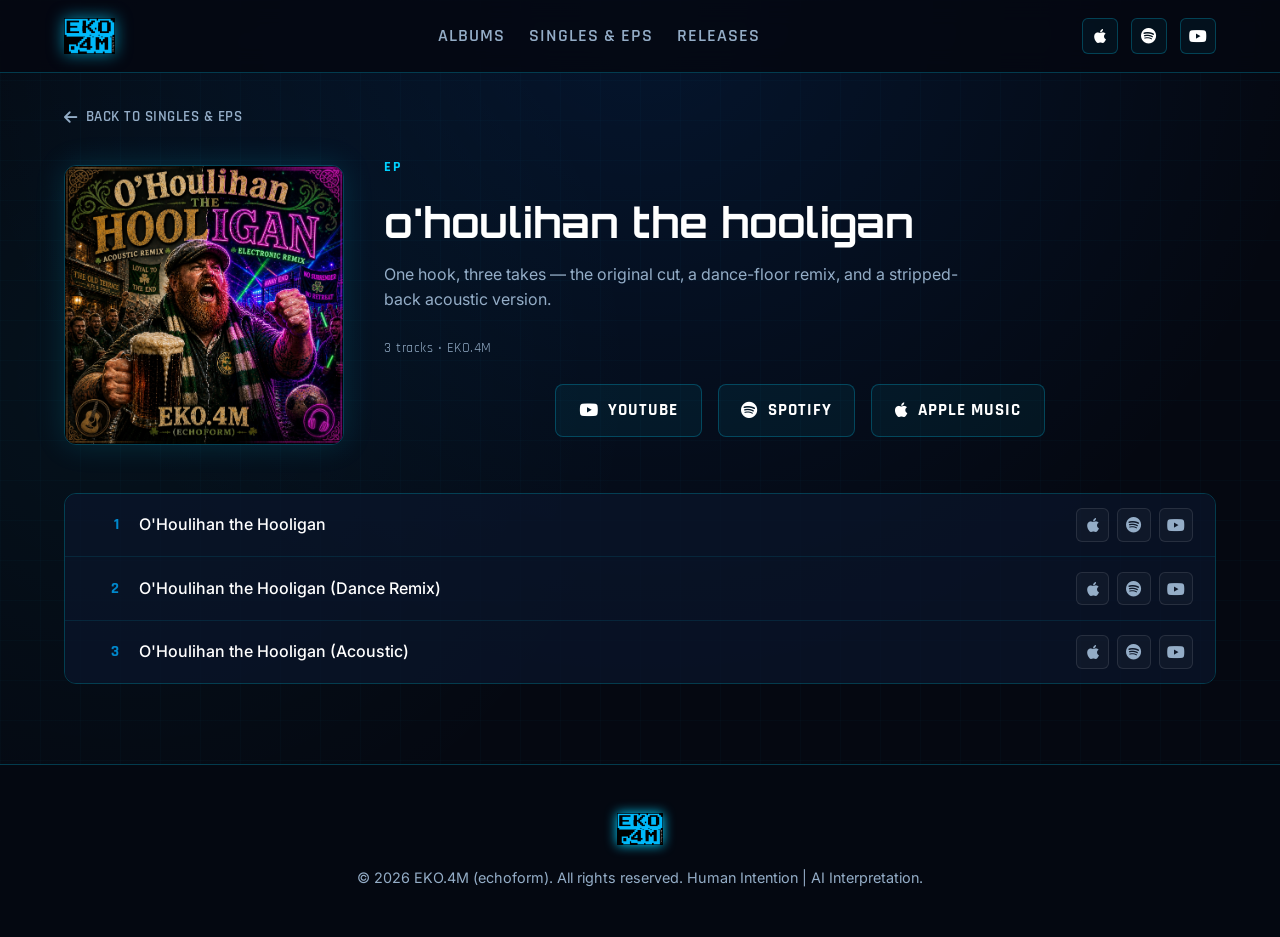
<file: albums/ohoulihan-the-hooligan.html>
<!DOCTYPE html>
<html lang="en">
<head>
  <meta charset="UTF-8" />
  <meta name="viewport" content="width=device-width, initial-scale=1.0" />
  <title>O'Houlihan the Hooligan | EKO.4M</title>

  <meta name="description" content="O'Houlihan the Hooligan (EP) by EKO.4M — full track listing and streaming links." />
  <meta property="og:title" content="O'Houlihan the Hooligan | EKO.4M" />
  <meta property="og:image" content="../EKO4M_OtH_Mix.jpg" />

  <link rel="preconnect" href="https://fonts.googleapis.com">
  <link rel="preconnect" href="https://fonts.gstatic.com" crossorigin>
  <link href="https://fonts.googleapis.com/css2?family=Orbitron:wght@600;800;900&family=Rajdhani:wght@500;600;700&family=Inter:wght@300;400;500;600&display=swap" rel="stylesheet">
  <link rel="stylesheet" href="https://cdnjs.cloudflare.com/ajax/libs/font-awesome/6.5.1/css/all.min.css" />
  <link rel="stylesheet" href="../assets/style.css" />
  <link rel="icon" type="image/png" href="../EKO4M-favicon.png" />
</head>
<body>

  <nav>
    <div class="container nav-inner">
      <a href="../index.html" class="logo-link">
        <img src="../eko4m-logo-mark.png" alt="EKO.4M Digital Logo" class="logo-img" />
      </a>
      <ul class="nav-links">
        <li><a href="../index.html#albums">Albums</a></li>
        <li><a href="../index.html#singles">Singles &amp; EPs</a></li>
        <li><a href="https://www.youtube.com/@EKO4M/releases" target="_blank">Releases</a></li>
      </ul>
      <div class="nav-socials">
        <a href="https://music.apple.com/us/album/ohoulihan-the-hooligan-ep-single/6777476251" target="_blank" class="social-btn" title="Apple Music"><i class="fa-brands fa-apple"></i></a>
        <a href="https://open.spotify.com/album/44mIX58iaLOaxLJYPauYUN?si=iaCGwySURs6AIfJg7ZD_gA" target="_blank" class="social-btn" title="Spotify"><i class="fa-brands fa-spotify"></i></a>
        <a href="https://www.youtube.com/@EKO4M/releases" target="_blank" class="social-btn" title="YouTube"><i class="fa-brands fa-youtube"></i></a>
      </div>
    </div>
  </nav>

  <main class="container">
    <a href="../index.html#singles" class="back-link"><i class="fa-solid fa-arrow-left"></i> Back to Singles &amp; EPs</a>

    <div class="album-hero">
      <img src="../EKO4M_OtH_Mix.jpg" alt="O'Houlihan the Hooligan Artwork" class="album-hero-cover" />
      <div class="album-hero-info">
        <span class="album-hero-badge">EP</span>
        <h1 class="album-hero-title">O'Houlihan the Hooligan</h1>
        <p class="album-hero-desc">One hook, three takes — the original cut, a dance-floor remix, and a stripped-back acoustic version.</p>
        <p class="album-hero-meta">3 tracks &bull; EKO.4M</p>
        <div class="hub-buttons">
          <a href="https://www.youtube.com/watch?v=D4RjKhjoCPM&list=OLAK5uy_ndfeMbEaeQYyAQh1S2Y7ov4dH_ZVTF_do" target="_blank" class="btn-hub yt" onclick="event.preventDefault(); ekoPlay(&quot;https://www.youtube.com/embed/videoseries?list=OLAK5uy_ndfeMbEaeQYyAQh1S2Y7ov4dH_ZVTF_do&autoplay=1&quot;, &quot;O'Houlihan the Hooligan&quot;)">
            <i class="fa-brands fa-youtube"></i> YouTube
          </a>
          <a href="https://open.spotify.com/album/44mIX58iaLOaxLJYPauYUN?si=iaCGwySURs6AIfJg7ZD_gA" target="_blank" class="btn-hub spot">
            <i class="fa-brands fa-spotify"></i> Spotify
          </a>
          <a href="https://music.apple.com/us/album/ohoulihan-the-hooligan-ep-single/6777476251" target="_blank" class="btn-hub apple">
            <i class="fa-brands fa-apple"></i> Apple Music
          </a>
        </div>
      </div>
    </div>

    <ul class="track-list">
      <li class="track-row" onclick="ekoPlay(&quot;https://www.youtube.com/embed/D4RjKhjoCPM?autoplay=1&list=OLAK5uy_ndfeMbEaeQYyAQh1S2Y7ov4dH_ZVTF_do&index=1&quot;, &quot;O'Houlihan the Hooligan&quot;)">
        <span class="track-num">1</span>
        <a href="https://www.youtube.com/watch?v=D4RjKhjoCPM&list=OLAK5uy_ndfeMbEaeQYyAQh1S2Y7ov4dH_ZVTF_do&index=1" target="_blank" class="track-name" onclick="event.stopPropagation(); event.preventDefault(); ekoPlay(&quot;https://www.youtube.com/embed/D4RjKhjoCPM?autoplay=1&list=OLAK5uy_ndfeMbEaeQYyAQh1S2Y7ov4dH_ZVTF_do&index=1&quot;, &quot;O'Houlihan the Hooligan&quot;)">O'Houlihan the Hooligan</a>
        <div class="track-actions">
          <a href="https://music.apple.com/us/album/ohoulihan-the-hooligan-ep-single/6777476251" target="_blank" class="track-icon-btn" title="Apple Music (EP)" onclick="event.stopPropagation()"><i class="fa-brands fa-apple"></i></a>
          <a href="https://open.spotify.com/album/44mIX58iaLOaxLJYPauYUN?si=iaCGwySURs6AIfJg7ZD_gA" target="_blank" class="track-icon-btn" title="Spotify (EP)" onclick="event.stopPropagation()"><i class="fa-brands fa-spotify"></i></a>
          <a href="https://www.youtube.com/watch?v=D4RjKhjoCPM&list=OLAK5uy_ndfeMbEaeQYyAQh1S2Y7ov4dH_ZVTF_do&index=1" target="_blank" class="track-icon-btn" title="Play here" onclick="event.stopPropagation(); event.preventDefault(); ekoPlay(&quot;https://www.youtube.com/embed/D4RjKhjoCPM?autoplay=1&list=OLAK5uy_ndfeMbEaeQYyAQh1S2Y7ov4dH_ZVTF_do&index=1&quot;, &quot;O'Houlihan the Hooligan&quot;)"><i class="fa-brands fa-youtube"></i></a>
        </div>
      </li>
      <li class="track-row" onclick="ekoPlay(&quot;https://www.youtube.com/embed/ryU3GuLqd0Y?autoplay=1&list=OLAK5uy_ndfeMbEaeQYyAQh1S2Y7ov4dH_ZVTF_do&index=2&quot;, &quot;O'Houlihan the Hooligan (Dance Remix)&quot;)">
        <span class="track-num">2</span>
        <a href="https://www.youtube.com/watch?v=ryU3GuLqd0Y&list=OLAK5uy_ndfeMbEaeQYyAQh1S2Y7ov4dH_ZVTF_do&index=2" target="_blank" class="track-name" onclick="event.stopPropagation(); event.preventDefault(); ekoPlay(&quot;https://www.youtube.com/embed/ryU3GuLqd0Y?autoplay=1&list=OLAK5uy_ndfeMbEaeQYyAQh1S2Y7ov4dH_ZVTF_do&index=2&quot;, &quot;O'Houlihan the Hooligan (Dance Remix)&quot;)">O'Houlihan the Hooligan (Dance Remix)</a>
        <div class="track-actions">
          <a href="https://music.apple.com/us/album/ohoulihan-the-hooligan-ep-single/6777476251" target="_blank" class="track-icon-btn" title="Apple Music (EP)" onclick="event.stopPropagation()"><i class="fa-brands fa-apple"></i></a>
          <a href="https://open.spotify.com/album/44mIX58iaLOaxLJYPauYUN?si=iaCGwySURs6AIfJg7ZD_gA" target="_blank" class="track-icon-btn" title="Spotify (EP)" onclick="event.stopPropagation()"><i class="fa-brands fa-spotify"></i></a>
          <a href="https://www.youtube.com/watch?v=ryU3GuLqd0Y&list=OLAK5uy_ndfeMbEaeQYyAQh1S2Y7ov4dH_ZVTF_do&index=2" target="_blank" class="track-icon-btn" title="Play here" onclick="event.stopPropagation(); event.preventDefault(); ekoPlay(&quot;https://www.youtube.com/embed/ryU3GuLqd0Y?autoplay=1&list=OLAK5uy_ndfeMbEaeQYyAQh1S2Y7ov4dH_ZVTF_do&index=2&quot;, &quot;O'Houlihan the Hooligan (Dance Remix)&quot;)"><i class="fa-brands fa-youtube"></i></a>
        </div>
      </li>
      <li class="track-row" onclick="ekoPlay(&quot;https://www.youtube.com/embed/_3QwFQQRBhQ?autoplay=1&list=OLAK5uy_ndfeMbEaeQYyAQh1S2Y7ov4dH_ZVTF_do&index=3&quot;, &quot;O'Houlihan the Hooligan (Acoustic)&quot;)">
        <span class="track-num">3</span>
        <a href="https://www.youtube.com/watch?v=_3QwFQQRBhQ&list=OLAK5uy_ndfeMbEaeQYyAQh1S2Y7ov4dH_ZVTF_do&index=3" target="_blank" class="track-name" onclick="event.stopPropagation(); event.preventDefault(); ekoPlay(&quot;https://www.youtube.com/embed/_3QwFQQRBhQ?autoplay=1&list=OLAK5uy_ndfeMbEaeQYyAQh1S2Y7ov4dH_ZVTF_do&index=3&quot;, &quot;O'Houlihan the Hooligan (Acoustic)&quot;)">O'Houlihan the Hooligan (Acoustic)</a>
        <div class="track-actions">
          <a href="https://music.apple.com/us/album/ohoulihan-the-hooligan-ep-single/6777476251" target="_blank" class="track-icon-btn" title="Apple Music (EP)" onclick="event.stopPropagation()"><i class="fa-brands fa-apple"></i></a>
          <a href="https://open.spotify.com/album/44mIX58iaLOaxLJYPauYUN?si=iaCGwySURs6AIfJg7ZD_gA" target="_blank" class="track-icon-btn" title="Spotify (EP)" onclick="event.stopPropagation()"><i class="fa-brands fa-spotify"></i></a>
          <a href="https://www.youtube.com/watch?v=_3QwFQQRBhQ&list=OLAK5uy_ndfeMbEaeQYyAQh1S2Y7ov4dH_ZVTF_do&index=3" target="_blank" class="track-icon-btn" title="Play here" onclick="event.stopPropagation(); event.preventDefault(); ekoPlay(&quot;https://www.youtube.com/embed/_3QwFQQRBhQ?autoplay=1&list=OLAK5uy_ndfeMbEaeQYyAQh1S2Y7ov4dH_ZVTF_do&index=3&quot;, &quot;O'Houlihan the Hooligan (Acoustic)&quot;)"><i class="fa-brands fa-youtube"></i></a>
        </div>
      </li>
    </ul>
  </main>

  <footer>
    <div class="container">
      <img src="../eko4m-logo-mark.png" alt="EKO.4M" style="height:32px; filter:drop-shadow(0 0 6px var(--cyan-glow));" />
      <p class="footer-text">&copy; 2026 EKO.4M (echoform). All rights reserved. Human Intention | AI Interpretation.</p>
    </div>
  </footer>

  <script src="../assets/player.js"></script>
</body>
</html>
</file>
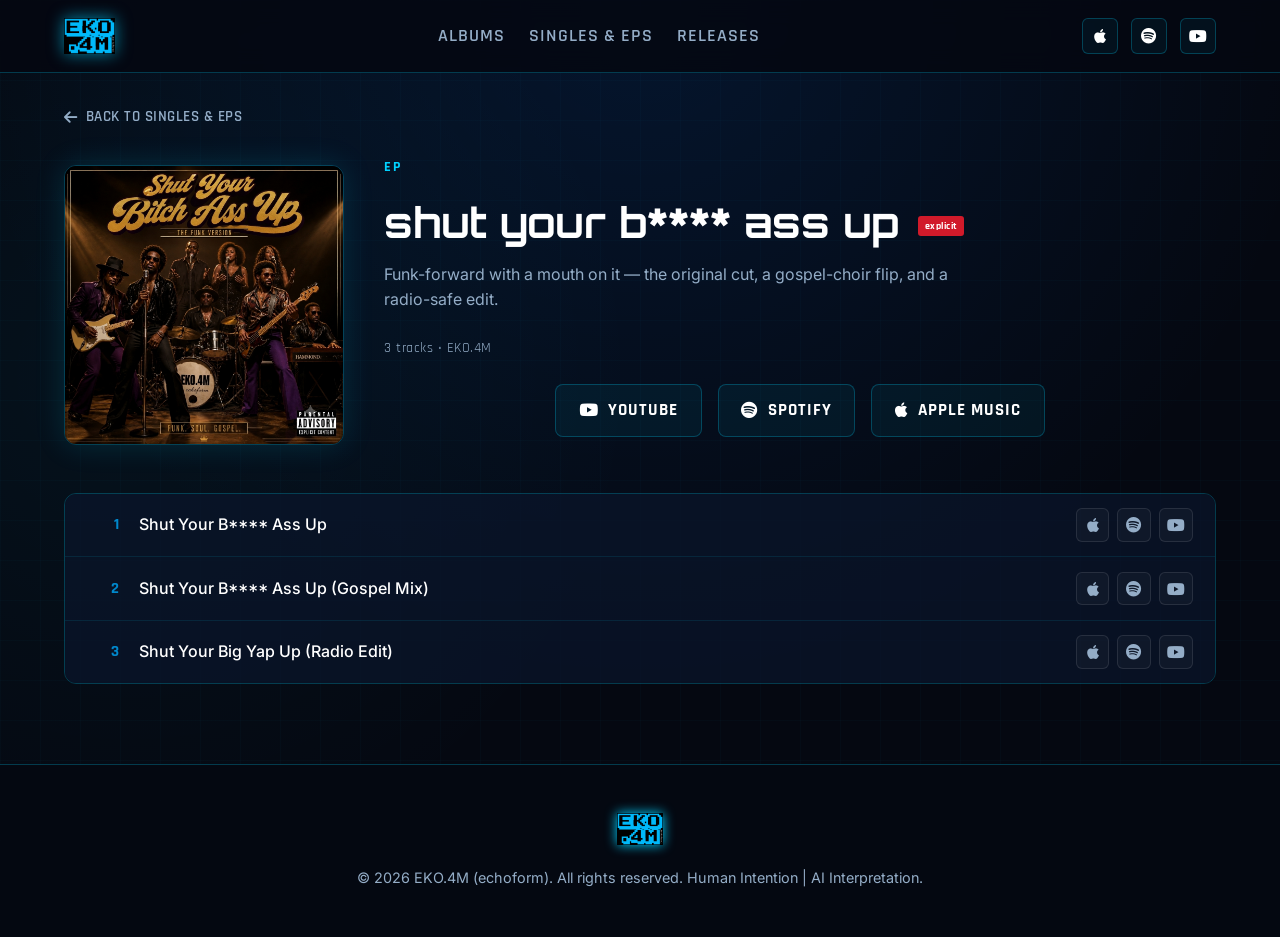
<file: albums/sybau.html>
<!DOCTYPE html>
<html lang="en">
<head>
  <meta charset="UTF-8" />
  <meta name="viewport" content="width=device-width, initial-scale=1.0" />
  <title>Shut Your B**** Ass Up | EKO.4M</title>

  <meta name="description" content="Shut Your B**** Ass Up (EP) by EKO.4M — full track listing and streaming links." />
  <meta property="og:title" content="Shut Your B**** Ass Up | EKO.4M" />
  <meta property="og:image" content="../EKO4M_SYBAU.jpg" />

  <link rel="preconnect" href="https://fonts.googleapis.com">
  <link rel="preconnect" href="https://fonts.gstatic.com" crossorigin>
  <link href="https://fonts.googleapis.com/css2?family=Orbitron:wght@600;800;900&family=Rajdhani:wght@500;600;700&family=Inter:wght@300;400;500;600&display=swap" rel="stylesheet">
  <link rel="stylesheet" href="https://cdnjs.cloudflare.com/ajax/libs/font-awesome/6.5.1/css/all.min.css" />
  <link rel="stylesheet" href="../assets/style.css" />
  <link rel="icon" type="image/png" href="../EKO4M-favicon.png" />
</head>
<body>

  <nav>
    <div class="container nav-inner">
      <a href="../index.html" class="logo-link">
        <img src="../eko4m-logo-mark.png" alt="EKO.4M Digital Logo" class="logo-img" />
      </a>
      <ul class="nav-links">
        <li><a href="../index.html#albums">Albums</a></li>
        <li><a href="../index.html#singles">Singles &amp; EPs</a></li>
        <li><a href="https://www.youtube.com/@EKO4M/releases" target="_blank">Releases</a></li>
      </ul>
      <div class="nav-socials">
        <a href="https://music.apple.com/us/album/shut-your-bitch-ass-up-single/6777478206" target="_blank" class="social-btn" title="Apple Music"><i class="fa-brands fa-apple"></i></a>
        <a href="https://open.spotify.com/album/5R2TICTvaJky9llAFcBWfO?si=K6AyNOQ_QH2cAZ1XeIeTXw" target="_blank" class="social-btn" title="Spotify"><i class="fa-brands fa-spotify"></i></a>
        <a href="https://www.youtube.com/@EKO4M/releases" target="_blank" class="social-btn" title="YouTube"><i class="fa-brands fa-youtube"></i></a>
      </div>
    </div>
  </nav>

  <main class="container">
    <a href="../index.html#singles" class="back-link"><i class="fa-solid fa-arrow-left"></i> Back to Singles &amp; EPs</a>

    <div class="album-hero">
      <img src="../EKO4M_SYBAU.jpg" alt="Shut Your B**** Ass Up Artwork" class="album-hero-cover" />
      <div class="album-hero-info">
        <span class="album-hero-badge">EP</span>
        <h1 class="album-hero-title">Shut Your B**** Ass Up <span class="advisory-badge">EXPLICIT</span></h1>
        <p class="album-hero-desc">Funk-forward with a mouth on it — the original cut, a gospel-choir flip, and a radio-safe edit.</p>
        <p class="album-hero-meta">3 tracks &bull; EKO.4M</p>
        <div class="hub-buttons">
          <a href="https://www.youtube.com/watch?v=K43Js6tzzQc&list=OLAK5uy_lQ2zC5oRyhvRWUSw8SP6U09IMhKyx1hUM" target="_blank" class="btn-hub yt" onclick="event.preventDefault(); ekoPlay(&quot;https://www.youtube.com/embed/videoseries?list=OLAK5uy_lQ2zC5oRyhvRWUSw8SP6U09IMhKyx1hUM&autoplay=1&quot;, &quot;Shut Your Bitch Ass Up&quot;)">
            <i class="fa-brands fa-youtube"></i> YouTube
          </a>
          <a href="https://open.spotify.com/album/5R2TICTvaJky9llAFcBWfO?si=K6AyNOQ_QH2cAZ1XeIeTXw" target="_blank" class="btn-hub spot">
            <i class="fa-brands fa-spotify"></i> Spotify
          </a>
          <a href="https://music.apple.com/us/album/shut-your-bitch-ass-up-single/6777478206" target="_blank" class="btn-hub apple">
            <i class="fa-brands fa-apple"></i> Apple Music
          </a>
        </div>
      </div>
    </div>

    <ul class="track-list">
      <li class="track-row" onclick="ekoPlay(&quot;https://www.youtube.com/embed/K43Js6tzzQc?autoplay=1&list=OLAK5uy_lQ2zC5oRyhvRWUSw8SP6U09IMhKyx1hUM&index=1&quot;, &quot;Shut Your Bitch Ass Up&quot;)">
        <span class="track-num">1</span>
        <a href="https://www.youtube.com/watch?v=K43Js6tzzQc&list=OLAK5uy_lQ2zC5oRyhvRWUSw8SP6U09IMhKyx1hUM&index=1" target="_blank" class="track-name" onclick="event.stopPropagation(); event.preventDefault(); ekoPlay(&quot;https://www.youtube.com/embed/K43Js6tzzQc?autoplay=1&list=OLAK5uy_lQ2zC5oRyhvRWUSw8SP6U09IMhKyx1hUM&index=1&quot;, &quot;Shut Your Bitch Ass Up&quot;)">Shut Your B**** Ass Up</a>
        <div class="track-actions">
          <a href="https://music.apple.com/us/album/shut-your-bitch-ass-up-single/6777478206" target="_blank" class="track-icon-btn" title="Apple Music (EP)" onclick="event.stopPropagation()"><i class="fa-brands fa-apple"></i></a>
          <a href="https://open.spotify.com/album/5R2TICTvaJky9llAFcBWfO?si=K6AyNOQ_QH2cAZ1XeIeTXw" target="_blank" class="track-icon-btn" title="Spotify (EP)" onclick="event.stopPropagation()"><i class="fa-brands fa-spotify"></i></a>
          <a href="https://www.youtube.com/watch?v=K43Js6tzzQc&list=OLAK5uy_lQ2zC5oRyhvRWUSw8SP6U09IMhKyx1hUM&index=1" target="_blank" class="track-icon-btn" title="Play here" onclick="event.stopPropagation(); event.preventDefault(); ekoPlay(&quot;https://www.youtube.com/embed/K43Js6tzzQc?autoplay=1&list=OLAK5uy_lQ2zC5oRyhvRWUSw8SP6U09IMhKyx1hUM&index=1&quot;, &quot;Shut Your Bitch Ass Up&quot;)"><i class="fa-brands fa-youtube"></i></a>
        </div>
      </li>
      <li class="track-row" onclick="ekoPlay(&quot;https://www.youtube.com/embed/fdRnVPXV8Ks?autoplay=1&list=OLAK5uy_lQ2zC5oRyhvRWUSw8SP6U09IMhKyx1hUM&index=2&quot;, &quot;Shut Your Bitch Ass Up (Gospel Mix)&quot;)">
        <span class="track-num">2</span>
        <a href="https://www.youtube.com/watch?v=fdRnVPXV8Ks&list=OLAK5uy_lQ2zC5oRyhvRWUSw8SP6U09IMhKyx1hUM&index=2" target="_blank" class="track-name" onclick="event.stopPropagation(); event.preventDefault(); ekoPlay(&quot;https://www.youtube.com/embed/fdRnVPXV8Ks?autoplay=1&list=OLAK5uy_lQ2zC5oRyhvRWUSw8SP6U09IMhKyx1hUM&index=2&quot;, &quot;Shut Your Bitch Ass Up (Gospel Mix)&quot;)">Shut Your B**** Ass Up (Gospel Mix)</a>
        <div class="track-actions">
          <a href="https://music.apple.com/us/album/shut-your-bitch-ass-up-single/6777478206" target="_blank" class="track-icon-btn" title="Apple Music (EP)" onclick="event.stopPropagation()"><i class="fa-brands fa-apple"></i></a>
          <a href="https://open.spotify.com/album/5R2TICTvaJky9llAFcBWfO?si=K6AyNOQ_QH2cAZ1XeIeTXw" target="_blank" class="track-icon-btn" title="Spotify (EP)" onclick="event.stopPropagation()"><i class="fa-brands fa-spotify"></i></a>
          <a href="https://www.youtube.com/watch?v=fdRnVPXV8Ks&list=OLAK5uy_lQ2zC5oRyhvRWUSw8SP6U09IMhKyx1hUM&index=2" target="_blank" class="track-icon-btn" title="Play here" onclick="event.stopPropagation(); event.preventDefault(); ekoPlay(&quot;https://www.youtube.com/embed/fdRnVPXV8Ks?autoplay=1&list=OLAK5uy_lQ2zC5oRyhvRWUSw8SP6U09IMhKyx1hUM&index=2&quot;, &quot;Shut Your Bitch Ass Up (Gospel Mix)&quot;)"><i class="fa-brands fa-youtube"></i></a>
        </div>
      </li>
      <li class="track-row" onclick="ekoPlay(&quot;https://www.youtube.com/embed/4I5g6pP4img?autoplay=1&list=OLAK5uy_lQ2zC5oRyhvRWUSw8SP6U09IMhKyx1hUM&index=3&quot;, &quot;Shut Your Big Yap Up (Radio Edit)&quot;)">
        <span class="track-num">3</span>
        <a href="https://www.youtube.com/watch?v=4I5g6pP4img&list=OLAK5uy_lQ2zC5oRyhvRWUSw8SP6U09IMhKyx1hUM&index=3" target="_blank" class="track-name" onclick="event.stopPropagation(); event.preventDefault(); ekoPlay(&quot;https://www.youtube.com/embed/4I5g6pP4img?autoplay=1&list=OLAK5uy_lQ2zC5oRyhvRWUSw8SP6U09IMhKyx1hUM&index=3&quot;, &quot;Shut Your Big Yap Up (Radio Edit)&quot;)">Shut Your Big Yap Up (Radio Edit)</a>
        <div class="track-actions">
          <a href="https://music.apple.com/us/album/shut-your-bitch-ass-up-single/6777478206" target="_blank" class="track-icon-btn" title="Apple Music (EP)" onclick="event.stopPropagation()"><i class="fa-brands fa-apple"></i></a>
          <a href="https://open.spotify.com/album/5R2TICTvaJky9llAFcBWfO?si=K6AyNOQ_QH2cAZ1XeIeTXw" target="_blank" class="track-icon-btn" title="Spotify (EP)" onclick="event.stopPropagation()"><i class="fa-brands fa-spotify"></i></a>
          <a href="https://www.youtube.com/watch?v=4I5g6pP4img&list=OLAK5uy_lQ2zC5oRyhvRWUSw8SP6U09IMhKyx1hUM&index=3" target="_blank" class="track-icon-btn" title="Play here" onclick="event.stopPropagation(); event.preventDefault(); ekoPlay(&quot;https://www.youtube.com/embed/4I5g6pP4img?autoplay=1&list=OLAK5uy_lQ2zC5oRyhvRWUSw8SP6U09IMhKyx1hUM&index=3&quot;, &quot;Shut Your Big Yap Up (Radio Edit)&quot;)"><i class="fa-brands fa-youtube"></i></a>
        </div>
      </li>
    </ul>
  </main>

  <footer>
    <div class="container">
      <img src="../eko4m-logo-mark.png" alt="EKO.4M" style="height:32px; filter:drop-shadow(0 0 6px var(--cyan-glow));" />
      <p class="footer-text">&copy; 2026 EKO.4M (echoform). All rights reserved. Human Intention | AI Interpretation.</p>
    </div>
  </footer>

  <script src="../assets/player.js"></script>
</body>
</html>
</file>
<file: assets/style.css>
:root {
      --bg-dark: #050811;
      --bg-card: rgba(10, 20, 42, 0.75);
      --bg-card-hover: rgba(14, 28, 58, 0.9);
      --cyan-glow: #00d2ff;
      --cyan-dim: #0088cc;
      --cyan-subtle: rgba(0, 210, 255, 0.15);
      --border-cyan: rgba(0, 210, 255, 0.25);
      --border-bright: rgba(0, 210, 255, 0.8);
      --text-white: #ffffff;
      --text-muted: #94adc7;
      --font-display: 'Orbitron', sans-serif;
      --font-tech: 'Rajdhani', sans-serif;
      --font-body: 'Inter', sans-serif;
    }

    * {
      box-sizing: border-box;
      margin: 0;
      padding: 0;
      scroll-behavior: smooth;
    }

    body {
      background-color: var(--bg-dark);
      color: var(--text-white);
      font-family: var(--font-body);
      overflow-x: hidden;
      line-height: 1.6;
      background-image: 
        radial-gradient(circle at 50% 0%, rgba(0, 120, 255, 0.12) 0%, transparent 60%),
        radial-gradient(circle at 10% 40%, rgba(0, 210, 255, 0.05) 0%, transparent 40%),
        linear-gradient(rgba(0, 210, 255, 0.02) 1px, transparent 1px),
        linear-gradient(90deg, rgba(0, 210, 255, 0.02) 1px, transparent 1px);
      background-size: 100% 100%, 100% 100%, 40px 40px, 40px 40px;
    }

    /* Container */
    .container {
      max-width: 1200px;
      margin: 0 auto;
      padding: 0 1.5rem;
    }

    /* Navigation */
    nav {
      position: sticky;
      top: 0;
      z-index: 100;
      background: rgba(5, 8, 17, 0.85);
      backdrop-filter: blur(12px);
      border-bottom: 1px solid var(--border-cyan);
    }
    .nav-inner {
      display: flex;
      justify-content: space-between;
      align-items: center;
      height: 72px;
    }
    .logo-link {
      display: flex;
      align-items: center;
      gap: 12px;
      text-decoration: none;
      color: var(--text-white);
    }
    .logo-img {
      height: 36px;
      width: auto;
      filter: drop-shadow(0 0 8px rgba(0, 210, 255, 0.6));
    }
    .nav-links {
      display: flex;
      gap: 1.5rem;
      align-items: center;
      list-style: none;
    }
    .nav-links a {
      color: var(--text-muted);
      text-decoration: none;
      font-family: var(--font-tech);
      font-size: 1.1rem;
      font-weight: 600;
      letter-spacing: 1px;
      text-transform: uppercase;
      transition: color 0.2s, text-shadow 0.2s;
    }
    .nav-links a:hover {
      color: var(--cyan-glow);
      text-shadow: 0 0 10px var(--cyan-glow);
    }

    /* Social Icons in Nav */
    .nav-socials {
      display: flex;
      gap: 0.8rem;
    }
    .social-btn {
      display: inline-flex;
      align-items: center;
      justify-content: center;
      width: 36px;
      height: 36px;
      border-radius: 6px;
      border: 1px solid var(--border-cyan);
      color: var(--text-white);
      text-decoration: none;
      font-size: 1rem;
      background: rgba(0, 210, 255, 0.05);
      transition: all 0.3s ease;
    }
    .social-btn:hover {
      border-color: var(--cyan-glow);
      background: rgba(0, 210, 255, 0.2);
      transform: translateY(-2px);
      box-shadow: 0 0 12px var(--cyan-glow);
    }

    /* Hero Section */
    .hero {
      position: relative;
      padding: 5rem 0 3rem 0;
      display: flex;
      flex-direction: column;
      align-items: center;
      text-align: center;
    }
    .hero-banner {
      width: 100%;
      max-height: 440px;
      object-fit: cover;
      border-radius: 12px;
      border: 1px solid var(--border-cyan);
      box-shadow: 0 0 30px rgba(0, 210, 255, 0.15);
      margin-bottom: 2.5rem;
    }
    .artist-tagline {
      font-family: var(--font-tech);
      font-size: 1.3rem;
      letter-spacing: 4px;
      color: var(--cyan-glow);
      text-transform: uppercase;
      margin-bottom: 0.8rem;
      text-shadow: 0 0 10px rgba(0, 210, 255, 0.5);
    }
    .hero-description {
      max-width: 680px;
      color: var(--text-muted);
      font-size: 1.05rem;
      margin-bottom: 2rem;
    }

    /* Hub Links CTAs */
    .hub-buttons {
      display: flex;
      flex-wrap: wrap;
      justify-content: center;
      gap: 1rem;
    }
    .btn-hub {
      display: inline-flex;
      align-items: center;
      gap: 0.6rem;
      padding: 0.75rem 1.4rem;
      border-radius: 8px;
      font-family: var(--font-tech);
      font-weight: 700;
      font-size: 1.05rem;
      text-transform: uppercase;
      letter-spacing: 1px;
      text-decoration: none;
      transition: all 0.25s ease;
      cursor: pointer;
      background: rgba(0, 210, 255, 0.06);
      color: var(--text-white);
      border: 1px solid var(--border-cyan);
    }
    .btn-hub:hover {
      border-color: var(--cyan-glow);
      background: rgba(0, 210, 255, 0.16);
      box-shadow: 0 0 15px rgba(0, 210, 255, 0.35);
      transform: translateY(-2px);
    }
    .btn-hub.yt:hover { border-color: #ff4d4d; box-shadow: 0 0 15px rgba(255, 51, 51, 0.25); }
    .btn-hub.spot:hover { border-color: #1ed760; box-shadow: 0 0 15px rgba(30, 215, 96, 0.25); }
    .btn-hub.apple:hover { border-color: #fc3c44; box-shadow: 0 0 15px rgba(250, 36, 60, 0.25); }

    /* Section Headings */
    .section-header {
      margin: 4rem 0 2rem 0;
      display: flex;
      align-items: center;
      gap: 1rem;
    }
    .section-title {
      font-family: var(--font-display);
      font-size: 1.8rem;
      letter-spacing: 2px;
      text-transform: uppercase;
      color: var(--text-white);
      white-space: nowrap;
    }
    .section-line {
      flex: 1;
      height: 1px;
      background: linear-gradient(90deg, var(--cyan-glow), transparent);
    }

    /* Album Section - Grid */
    .album-grid {
      display: grid;
      grid-template-columns: repeat(4, 1fr);
      gap: 1.5rem;
    }
    .album-card {
      background: var(--bg-card);
      border: 1px solid var(--border-cyan);
      border-radius: 12px;
      overflow: hidden;
      backdrop-filter: blur(8px);
      transition: transform 0.3s ease, border-color 0.3s ease, box-shadow 0.3s ease;
      display: flex;
      flex-direction: column;
    }
    .album-card:hover {
      transform: translateY(-5px);
      border-color: var(--cyan-glow);
      box-shadow: 0 10px 25px rgba(0, 210, 255, 0.15);
      background: var(--bg-card-hover);
    }
    .album-cover-wrap {
      display: block;
      position: relative;
      width: 100%;
      padding-top: 100%; /* 1:1 Aspect Ratio */
      overflow: hidden;
    }
    .album-cover {
      position: absolute;
      top: 0;
      left: 0;
      width: 100%;
      height: 100%;
      object-fit: cover;
      transition: transform 0.4s ease;
    }
    .album-card:hover .album-cover {
      transform: scale(1.03);
    }
    .album-content {
      padding: 1.4rem;
      display: flex;
      flex-direction: column;
      flex: 1;
      justify-content: space-between;
    }
    .album-badge {
      display: inline-block;
      font-family: var(--font-tech);
      font-size: 0.85rem;
      font-weight: 700;
      letter-spacing: 1.5px;
      color: var(--cyan-glow);
      text-transform: uppercase;
      margin-bottom: 0.4rem;
    }
    .album-name {
      font-family: var(--font-display);
      font-size: 1.35rem;
      margin-bottom: 0.5rem;
      color: var(--text-white);
    }
    .album-desc {
      color: var(--text-muted);
      font-size: 0.92rem;
      margin-bottom: 1.2rem;
    }
    .track-links {
      display: grid;
      grid-template-columns: repeat(3, 1fr);
      gap: 0.6rem;
      margin-top: auto;
    }
    .track-link {
      display: inline-flex;
      align-items: center;
      justify-content: center;
      gap: 6px;
      font-family: var(--font-tech);
      font-weight: 600;
      font-size: 0.95rem;
      text-decoration: none;
      color: var(--text-white);
      background: rgba(255, 255, 255, 0.05);
      border: 1px solid rgba(255, 255, 255, 0.1);
      padding: 0.5rem 0.2rem;
      border-radius: 6px;
      transition: all 0.2s;
    }
    .track-link:hover {
      background: rgba(0, 210, 255, 0.2);
      border-color: var(--cyan-glow);
      color: var(--cyan-glow);
    }

    /* Singles Section */
    .singles-grid {
      display: grid;
      grid-template-columns: repeat(auto-fill, minmax(260px, 1fr));
      gap: 1.5rem;
    }
    .single-card {
      background: var(--bg-card);
      border: 1px solid var(--border-cyan);
      border-radius: 10px;
      padding: 1rem;
      display: flex;
      flex-direction: column;
      gap: 0.8rem;
      transition: all 0.25s ease;
      cursor: pointer;
    }
    .single-card:hover {
      border-color: var(--cyan-glow);
      background: var(--bg-card-hover);
      transform: translateY(-3px);
    }
    .single-thumb {
      width: 100%;
      aspect-ratio: 1 / 1;
      object-fit: cover;
      border-radius: 6px;
      border: 1px solid rgba(255, 255, 255, 0.05);
    }
    .single-title {
      font-family: var(--font-tech);
      font-size: 1.2rem;
      font-weight: 700;
      letter-spacing: 0.5px;
      color: #fff;
    }
    .single-title a {
      color: inherit;
      text-decoration: none;
    }
    .single-card:hover .single-title a {
      color: var(--cyan-glow);
    }
    .single-meta {
      font-size: 0.85rem;
      color: var(--text-muted);
    }
    .single-genre {
      display: inline-block;
      font-family: var(--font-tech);
      font-size: 0.72rem;
      font-weight: 700;
      letter-spacing: 1px;
      text-transform: uppercase;
      color: var(--cyan-glow);
      background: var(--cyan-subtle);
      border: 1px solid var(--border-cyan);
      border-radius: 4px;
      padding: 0.15rem 0.5rem;
      margin-top: 0.4rem;
    }
    .advisory-badge {
      display: inline-block;
      font-family: var(--font-tech);
      font-size: 0.65rem;
      font-weight: 700;
      letter-spacing: 0.5px;
      color: #fff;
      background: #d11a2a;
      border-radius: 3px;
      padding: 0.1rem 0.4rem;
      margin-left: 0.4rem;
      vertical-align: middle;
    }

    /* Footer */
    footer {
      margin-top: 5rem;
      padding: 3rem 0;
      border-top: 1px solid var(--border-cyan);
      background: rgba(5, 8, 17, 0.9);
      text-align: center;
    }
    .footer-text {
      color: var(--text-muted);
      font-size: 0.9rem;
      margin-top: 0.8rem;
    }

    /* Responsive */
    @media (max-width: 768px) {
      .nav-links { display: none; }
      .section-title { font-size: 1.4rem; }
      .hero-banner { max-height: 250px; }
      .artist-tagline { font-size: 1rem; letter-spacing: 2px; }
      .album-grid { grid-template-columns: repeat(2, 1fr); }
    }
    @media (max-width: 480px) {
      .album-grid { grid-template-columns: 1fr; }
    }

/* ===== Album Landing Pages ===== */
.back-link {
  display: inline-flex;
  align-items: center;
  gap: 0.5rem;
  color: var(--text-muted);
  text-decoration: none;
  font-family: var(--font-tech);
  font-size: 0.95rem;
  font-weight: 600;
  letter-spacing: 0.5px;
  text-transform: uppercase;
  margin: 2rem 0 1.5rem 0;
  transition: color 0.2s;
}
.back-link:hover {
  color: var(--cyan-glow);
}
.album-hero {
  display: flex;
  gap: 2.5rem;
  align-items: flex-end;
  margin-bottom: 3rem;
  flex-wrap: wrap;
}
.album-hero-cover {
  width: 280px;
  height: 280px;
  object-fit: cover;
  border-radius: 12px;
  border: 1px solid var(--border-cyan);
  box-shadow: 0 0 30px rgba(0, 210, 255, 0.15);
  flex-shrink: 0;
}
.album-hero-info {
  flex: 1;
  min-width: 260px;
  padding-bottom: 0.5rem;
}
.album-hero-badge {
  display: inline-block;
  font-family: var(--font-tech);
  font-size: 0.9rem;
  font-weight: 700;
  letter-spacing: 1.5px;
  color: var(--cyan-glow);
  text-transform: uppercase;
  margin-bottom: 0.6rem;
}
.album-hero-title {
  font-family: var(--font-display);
  font-size: 2.6rem;
  color: var(--text-white);
  margin-bottom: 0.4rem;
  text-transform: lowercase;
}
.album-hero-desc {
  color: var(--text-muted);
  font-size: 1rem;
  max-width: 600px;
  margin-bottom: 1.5rem;
}
.album-hero-meta {
  color: var(--text-muted);
  font-size: 0.9rem;
  font-family: var(--font-tech);
  letter-spacing: 0.5px;
  margin-bottom: 1.5rem;
}
.track-list {
  list-style: none;
  border: 1px solid var(--border-cyan);
  border-radius: 12px;
  overflow: hidden;
  margin-bottom: 4rem;
}
.track-row {
  display: flex;
  align-items: center;
  gap: 1.2rem;
  padding: 0.9rem 1.4rem;
  background: var(--bg-card);
  border-bottom: 1px solid rgba(0, 210, 255, 0.1);
  transition: background 0.2s;
  cursor: pointer;
}
.track-row:last-child {
  border-bottom: none;
}
.track-row:hover {
  background: var(--bg-card-hover);
}
.track-num {
  font-family: var(--font-tech);
  font-weight: 700;
  color: var(--cyan-dim);
  width: 2rem;
  text-align: right;
  flex-shrink: 0;
}
.track-name {
  flex: 1;
  color: var(--text-white);
  font-size: 1rem;
  font-weight: 500;
  text-decoration: none;
}
.track-row:hover .track-name {
  color: var(--cyan-glow);
}
.track-actions {
  display: flex;
  gap: 0.5rem;
  flex-shrink: 0;
}
.track-icon-btn {
  display: inline-flex;
  align-items: center;
  justify-content: center;
  width: 2.1rem;
  height: 2.1rem;
  color: var(--text-muted);
  text-decoration: none;
  border-radius: 6px;
  border: 1px solid rgba(255, 255, 255, 0.1);
  background: rgba(255, 255, 255, 0.03);
  transition: all 0.2s;
}
.track-icon-btn:hover {
  color: var(--cyan-glow);
  border-color: var(--cyan-glow);
  background: rgba(0, 210, 255, 0.12);
}
@media (max-width: 600px) {
  .album-hero { flex-direction: column; align-items: center; text-align: center; }
  .album-hero-cover { width: 220px; height: 220px; }
  .album-hero-title { font-size: 2rem; }
}
</file>
